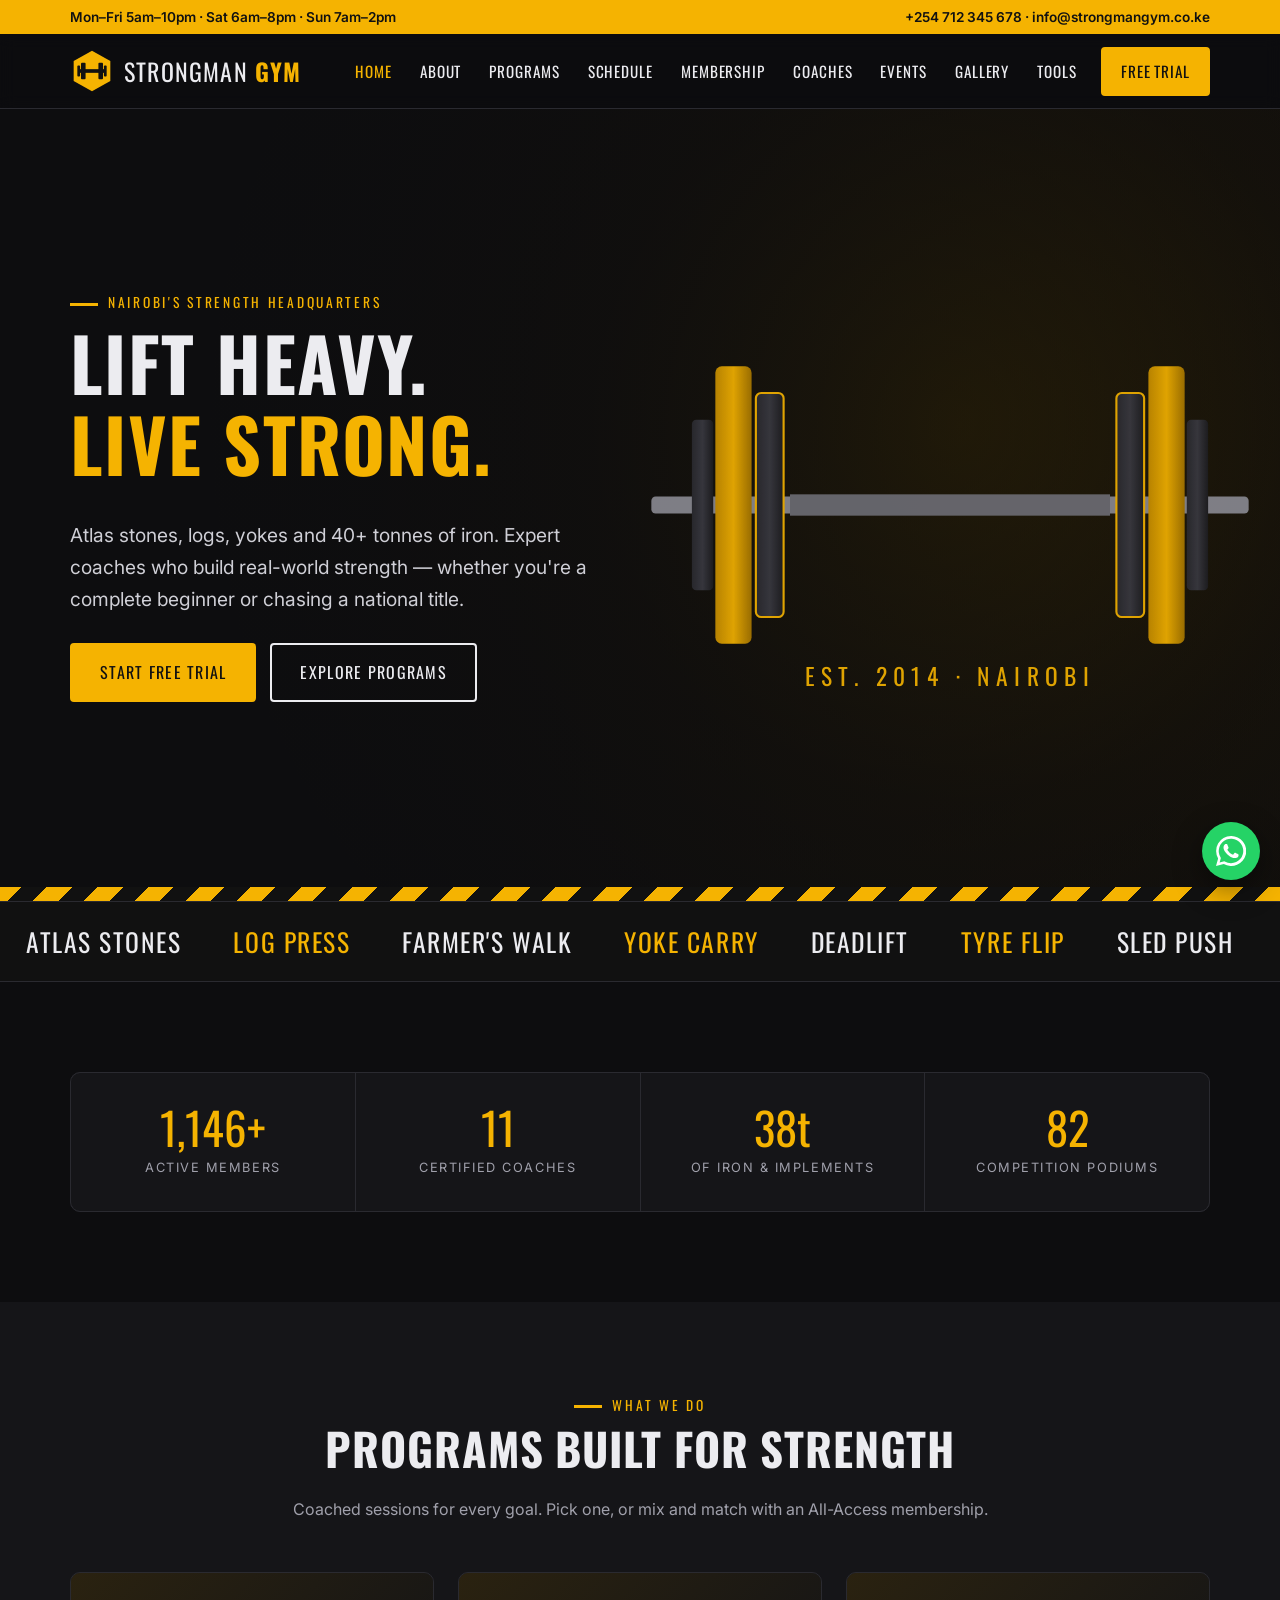
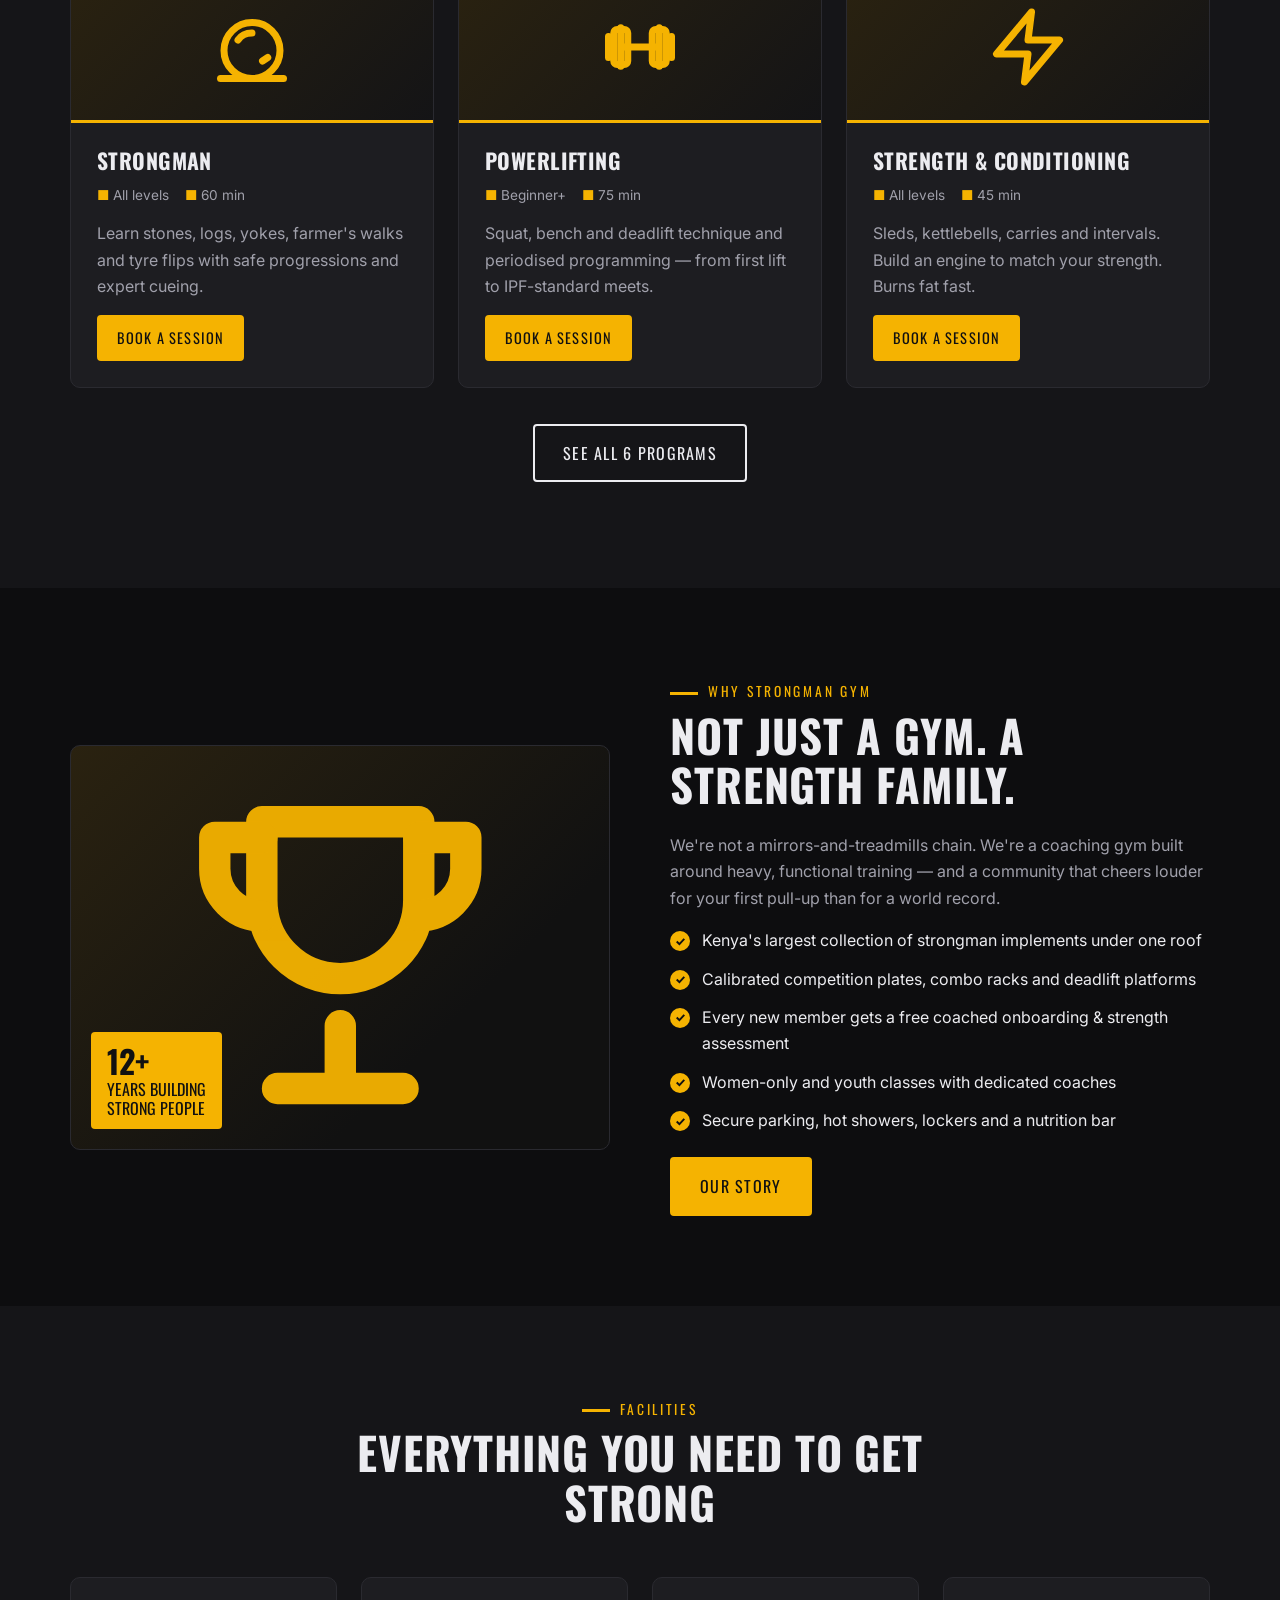
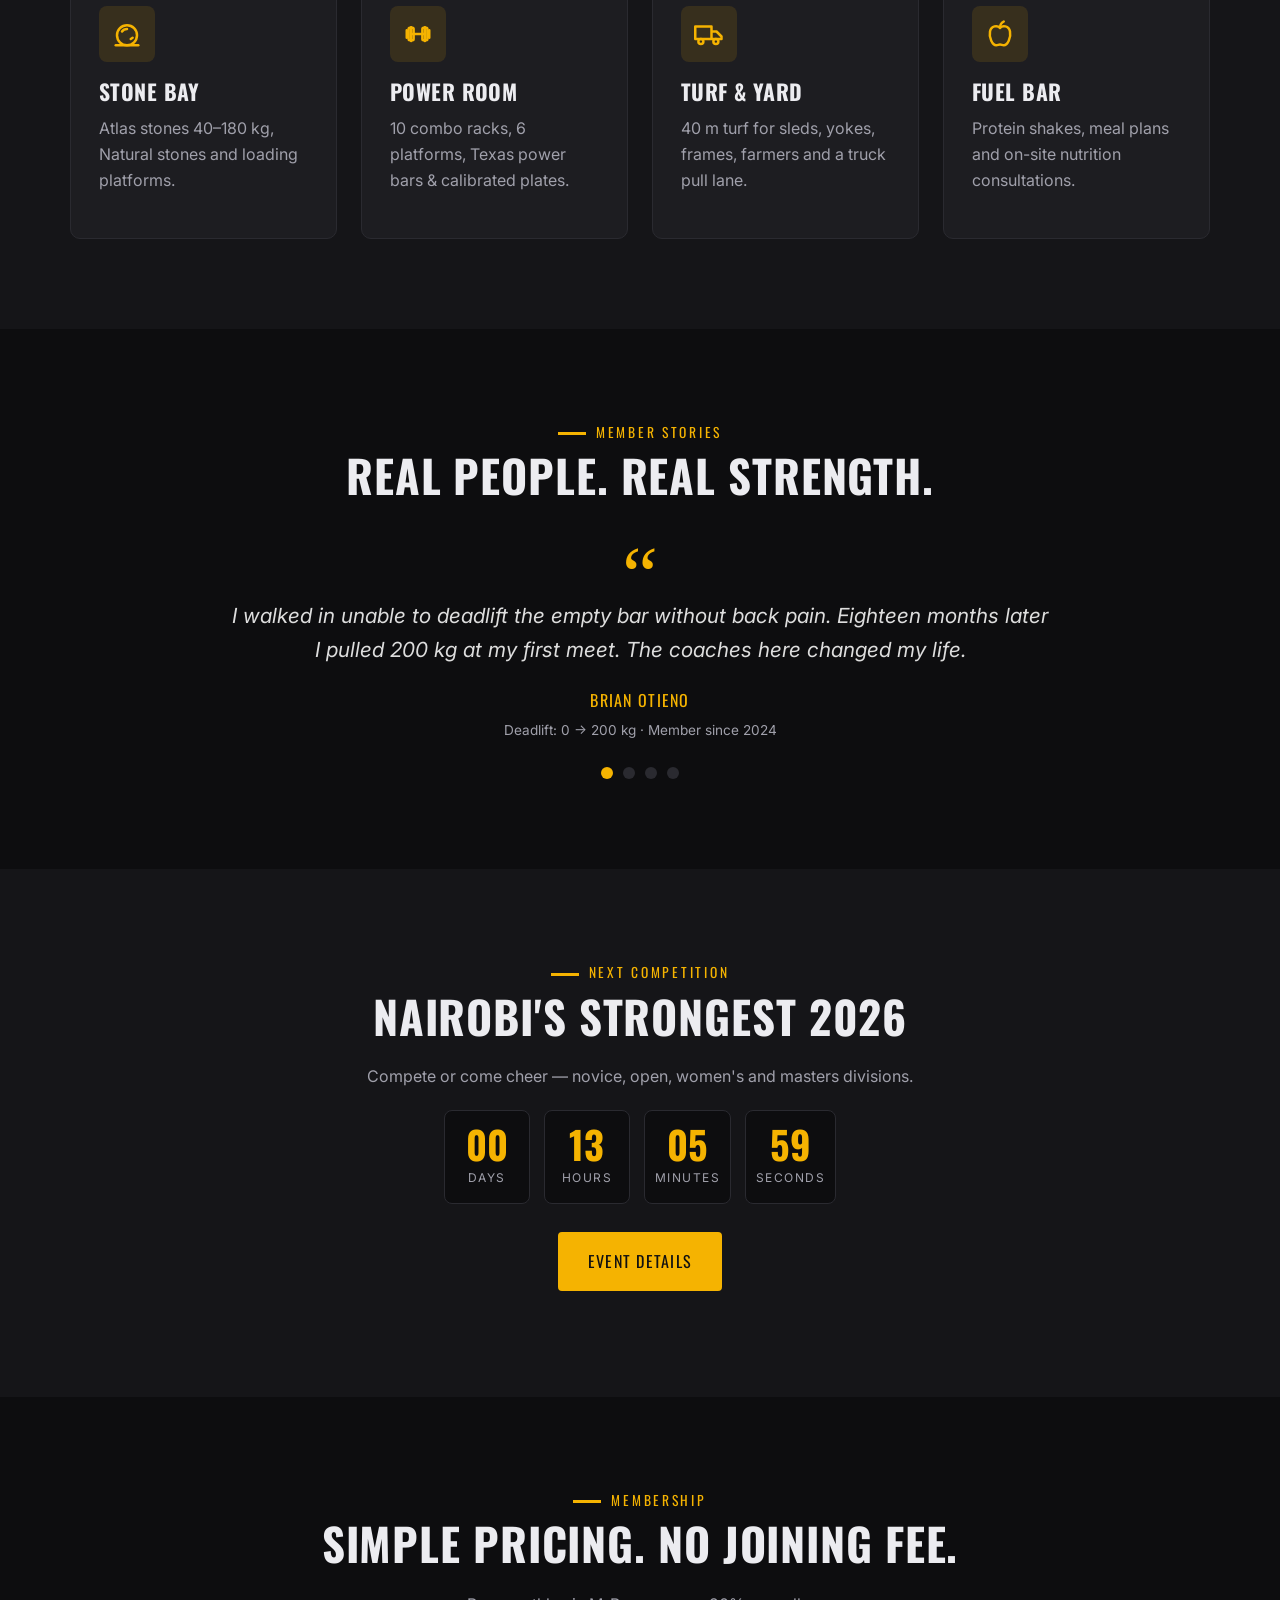
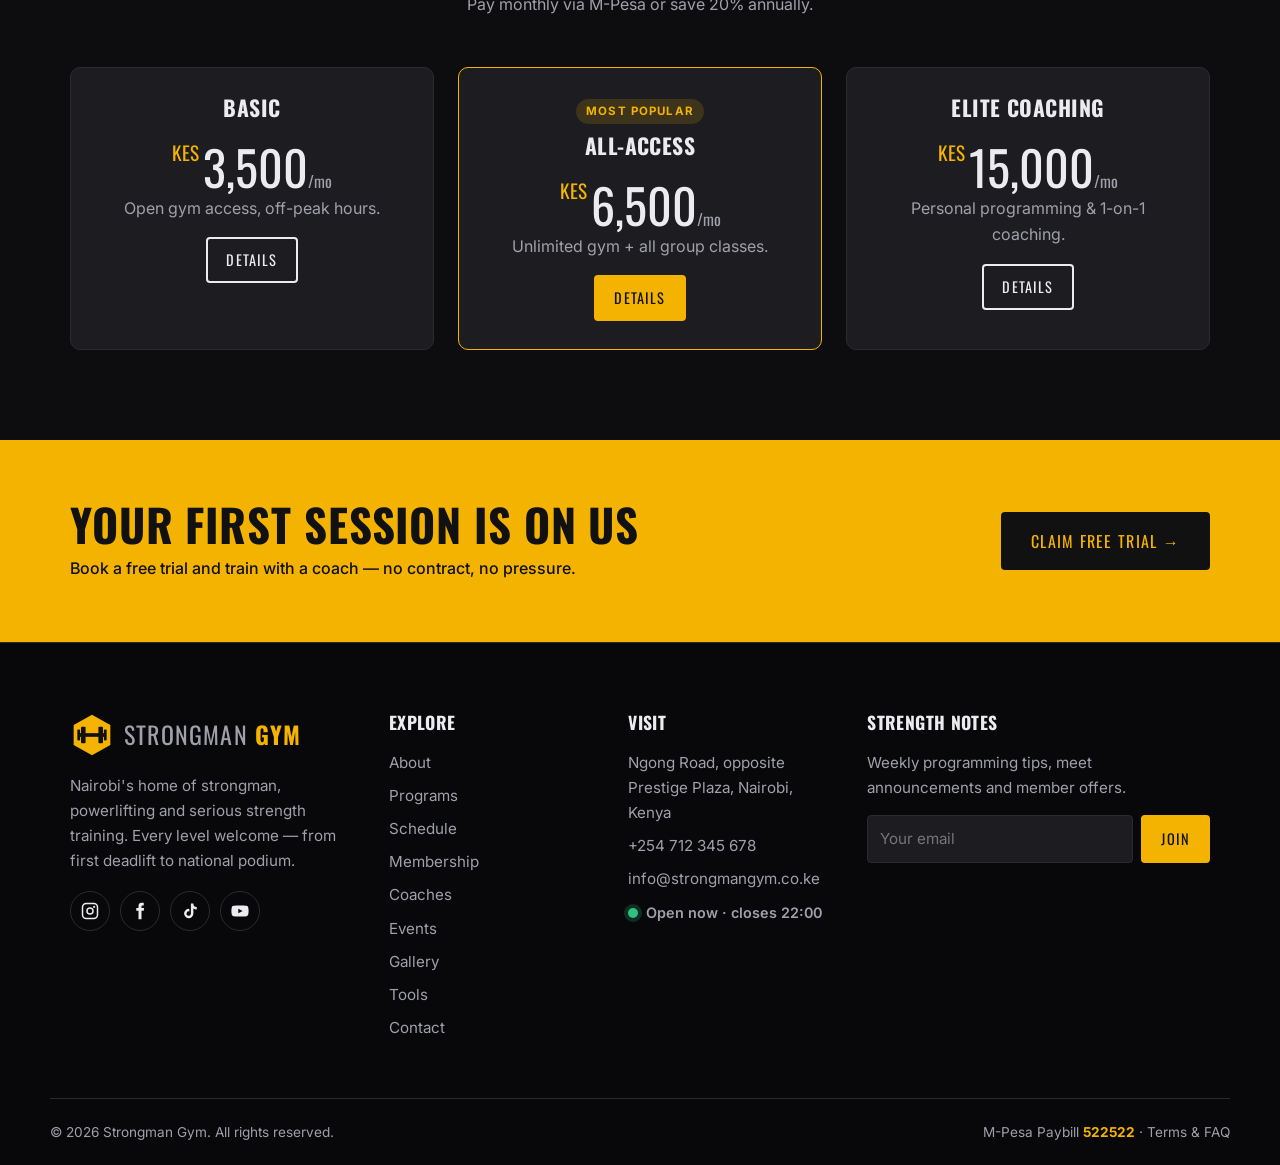
<file: index.html>
<!DOCTYPE html>
<html lang="en">
<head>
<meta charset="UTF-8">
<meta name="viewport" content="width=device-width, initial-scale=1">
<title>Strongman Gym | Lift Heavy. Live Strong. — Nairobi</title>
<meta name="description" content="Strongman Gym, Nairobi: strongman, powerlifting and strength & conditioning coaching for all levels. Book your free trial today.">
<meta name="theme-color" content="#0d0d0f">
<meta property="og:title" content="Strongman Gym | Lift Heavy. Live Strong. — Nairobi">
<meta property="og:description" content="Strongman Gym, Nairobi: strongman, powerlifting and strength & conditioning coaching for all levels. Book your free trial today.">
<link rel="icon" href="images/favicon.svg" type="image/svg+xml">
<link rel="preconnect" href="https://fonts.googleapis.com">
<link rel="preconnect" href="https://fonts.gstatic.com" crossorigin>
<link href="https://fonts.googleapis.com/css2?family=Inter:wght@400;500;600;700&family=Oswald:wght@500;700&display=swap" rel="stylesheet">
<link rel="stylesheet" href="css/style.css">
</head>
<body>
<a class="skip" href="#main">Skip to content</a>
<div class="topbar"><div class="container">
  <span>Mon–Fri 5am–10pm · Sat 6am–8pm · Sun 7am–2pm</span>
  <span><a data-cfg="phone" href="#">+254 712 345 678</a> · <a data-cfg="email" href="#">info@strongmangym.co.ke</a></span>
</div></div>
<header class="header">
  <nav class="container nav" aria-label="Main">
    <a class="logo" href="index.html" aria-label="Strongman Gym home"><svg viewBox="0 0 48 48" aria-hidden="true"><polygon points="24,2 44,13 44,35 24,46 4,35 4,13" fill="#f5b301"/><rect x="9" y="22" width="30" height="4" fill="#111"/><rect x="12" y="15" width="5" height="18" rx="1" fill="#111"/><rect x="31" y="15" width="5" height="18" rx="1" fill="#111"/><rect x="8" y="18" width="3" height="12" rx="1" fill="#111"/><rect x="37" y="18" width="3" height="12" rx="1" fill="#111"/></svg><span>Strongman <b>Gym</b></span></a>
    <button class="menu-toggle" aria-label="Open menu" aria-expanded="false" aria-controls="nav-links"><span></span><span></span><span></span></button>
    <ul class="nav-links" id="nav-links">
      <li><a href="index.html">Home</a></li><li><a href="about.html">About</a></li><li><a href="programs.html">Programs</a></li><li><a href="schedule.html">Schedule</a></li><li><a href="membership.html">Membership</a></li><li><a href="coaches.html">Coaches</a></li><li><a href="events.html">Events</a></li><li><a href="gallery.html">Gallery</a></li><li><a href="tools.html">Tools</a></li>
      <li><a class="btn" href="contact.html#join">Free Trial</a></li>
    </ul>
  </nav>
</header>
<main id="main">
<section class="hero"><div class="container">
  <div class="hero-content">
    <span class="eyebrow">Nairobi's Strength Headquarters</span>
    <h1>Lift Heavy. <span>Live Strong.</span></h1>
    <p class="lead">Atlas stones, logs, yokes and 40+ tonnes of iron. Expert coaches who build real-world strength — whether you're a complete beginner or chasing a national title.</p>
    <div class="hero-actions">
      <a class="btn" href="contact.html#join">Start Free Trial</a>
      <a class="btn ghost" href="programs.html">Explore Programs</a>
    </div>
  </div>
  <svg class="hero-art" viewBox="0 0 600 400" aria-hidden="true">
<defs><linearGradient id="pl" x1="0" x2="1"><stop offset="0" stop-color="#2a2a30"/><stop offset=".5" stop-color="#3a3a42"/><stop offset="1" stop-color="#1d1d21"/></linearGradient>
<linearGradient id="ye" x1="0" x2="1"><stop offset="0" stop-color="#c98f00"/><stop offset=".5" stop-color="#f5b301"/><stop offset="1" stop-color="#a87700"/></linearGradient></defs>
<rect x="20" y="192" width="560" height="16" rx="4" fill="#8a8a93"/>
<rect x="150" y="190" width="300" height="20" fill="#6d6d75"/>
<g><rect x="80" y="70" width="34" height="260" rx="6" fill="url(#ye)"/><rect x="118" y="95" width="26" height="210" rx="5" fill="url(#pl)" stroke="#f5b301" stroke-width="2"/><rect x="58" y="120" width="20" height="160" rx="4" fill="url(#pl)"/></g>
<g><rect x="486" y="70" width="34" height="260" rx="6" fill="url(#ye)"/><rect x="456" y="95" width="26" height="210" rx="5" fill="url(#pl)" stroke="#f5b301" stroke-width="2"/><rect x="522" y="120" width="20" height="160" rx="4" fill="url(#pl)"/></g>
<text x="300" y="370" text-anchor="middle" font-family="Oswald, Impact, sans-serif" font-size="22" fill="#f5b301" letter-spacing="6">EST. 2014 · NAIROBI</text>
</svg>
</div></section>

<div class="marquee" aria-hidden="true"><div class="marquee-track">
<span>Atlas Stones</span><span>Log Press</span><span>Farmer's Walk</span><span>Yoke Carry</span><span>Deadlift</span><span>Tyre Flip</span><span>Sled Push</span><span>Axle Press</span><span>Atlas Stones</span><span>Log Press</span><span>Farmer's Walk</span><span>Yoke Carry</span><span>Deadlift</span><span>Tyre Flip</span><span>Sled Push</span><span>Axle Press</span>
</div></div>

<section class="section"><div class="container">
  <div class="stats">
    <div class="stat"><div class="num" data-count="1200" data-suffix="+">0</div><div class="label">Active Members</div></div>
    <div class="stat"><div class="num" data-count="12">0</div><div class="label">Certified Coaches</div></div>
    <div class="stat"><div class="num" data-count="40" data-suffix="t">0</div><div class="label">Of Iron &amp; Implements</div></div>
    <div class="stat"><div class="num" data-count="86">0</div><div class="label">Competition Podiums</div></div>
  </div>
</div></section>

<section class="section alt"><div class="container">
  <div class="section-head reveal"><span class="eyebrow">What We Do</span><h2>Programs Built For Strength</h2><p>Coached sessions for every goal. Pick one, or mix and match with an All-Access membership.</p></div>
  <div class="grid grid-3">
    <article class="card program reveal"><div class="program-top"><svg viewBox="0 0 24 24" fill="none" stroke="currentColor" stroke-width="2" stroke-linecap="round"><circle cx="12" cy="13" r="8"/><path d="M8 10c1-1.5 2.5-2 4-2M15 16l1.5-1"/><path d="M3 21h18"/></svg></div><div class="program-body">
<h3>Strongman</h3><div class="meta"><span>All levels</span><span>60 min</span></div><p>Learn stones, logs, yokes, farmer's walks and tyre flips with safe progressions and expert cueing.</p>
<a class="btn small" href="contact.html?program=strongman#join">Book a Session</a></div></article>
    <article class="card program reveal"><div class="program-top"><svg viewBox="0 0 24 24" fill="none" stroke="currentColor" stroke-width="2" stroke-linecap="round" stroke-linejoin="round"><path d="M6.5 6.5v11M17.5 6.5v11M3 9v6M21 9v6M6.5 12h11"/><rect x="4.5" y="7" width="4" height="10" rx="1" fill="none"/><rect x="15.5" y="7" width="4" height="10" rx="1"/></svg></div><div class="program-body">
<h3>Powerlifting</h3><div class="meta"><span>Beginner+</span><span>75 min</span></div><p>Squat, bench and deadlift technique and periodised programming — from first lift to IPF-standard meets.</p>
<a class="btn small" href="contact.html?program=powerlifting#join">Book a Session</a></div></article>
    <article class="card program reveal"><div class="program-top"><svg viewBox="0 0 24 24" fill="none" stroke="currentColor" stroke-width="2" stroke-linejoin="round"><path d="M13 2L3 14h9l-1 8 10-12h-9z"/></svg></div><div class="program-body">
<h3>Strength &amp; Conditioning</h3><div class="meta"><span>All levels</span><span>45 min</span></div><p>Sleds, kettlebells, carries and intervals. Build an engine to match your strength. Burns fat fast.</p>
<a class="btn small" href="contact.html?program=conditioning#join">Book a Session</a></div></article>
  </div>
  <p class="center" style="margin-top:36px"><a class="btn ghost" href="programs.html">See All 6 Programs</a></p>
</div></section>

<section class="section"><div class="container split">
  <div class="visual reveal"><svg style="color:#f5b301" viewBox="0 0 24 24" fill="none" stroke="currentColor" stroke-width="2" stroke-linecap="round" stroke-linejoin="round"><path d="M8 21h8M12 17v4M7 4h10v5a5 5 0 0 1-10 0z"/><path d="M17 5h3v2a3 3 0 0 1-3 3M7 5H4v2a3 3 0 0 0 3 3"/></svg><div class="badge"><strong>12+</strong>years building<br>strong people</div></div>
  <div class="reveal">
    <span class="eyebrow">Why Strongman Gym</span>
    <h2>Not Just A Gym. A Strength Family.</h2>
    <p class="muted">We're not a mirrors-and-treadmills chain. We're a coaching gym built around heavy, functional training — and a community that cheers louder for your first pull-up than for a world record.</p>
    <ul class="check-list">
      <li>Kenya's largest collection of strongman implements under one roof</li>
      <li>Calibrated competition plates, combo racks and deadlift platforms</li>
      <li>Every new member gets a free coached onboarding &amp; strength assessment</li>
      <li>Women-only and youth classes with dedicated coaches</li>
      <li>Secure parking, hot showers, lockers and a nutrition bar</li>
    </ul>
    <a class="btn" href="about.html">Our Story</a>
  </div>
</div></section>

<section class="section alt"><div class="container">
  <div class="section-head reveal"><span class="eyebrow">Facilities</span><h2>Everything You Need To Get Strong</h2></div>
  <div class="grid grid-4">
    <div class="card reveal"><div class="icon"><svg viewBox="0 0 24 24" fill="none" stroke="currentColor" stroke-width="2" stroke-linecap="round"><circle cx="12" cy="13" r="8"/><path d="M8 10c1-1.5 2.5-2 4-2M15 16l1.5-1"/><path d="M3 21h18"/></svg></div><h3>Stone Bay</h3><p>Atlas stones 40–180 kg, Natural stones and loading platforms.</p></div>
    <div class="card reveal"><div class="icon"><svg viewBox="0 0 24 24" fill="none" stroke="currentColor" stroke-width="2" stroke-linecap="round" stroke-linejoin="round"><path d="M6.5 6.5v11M17.5 6.5v11M3 9v6M21 9v6M6.5 12h11"/><rect x="4.5" y="7" width="4" height="10" rx="1" fill="none"/><rect x="15.5" y="7" width="4" height="10" rx="1"/></svg></div><h3>Power Room</h3><p>10 combo racks, 6 platforms, Texas power bars &amp; calibrated plates.</p></div>
    <div class="card reveal"><div class="icon"><svg viewBox="0 0 24 24" fill="none" stroke="currentColor" stroke-width="2" stroke-linecap="round" stroke-linejoin="round"><path d="M1 6h13v10H1zM14 10h4l4 4v2h-8"/><circle cx="5.5" cy="18" r="2"/><circle cx="17.5" cy="18" r="2"/></svg></div><h3>Turf &amp; Yard</h3><p>40 m turf for sleds, yokes, frames, farmers and a truck pull lane.</p></div>
    <div class="card reveal"><div class="icon"><svg viewBox="0 0 24 24" fill="none" stroke="currentColor" stroke-width="2" stroke-linecap="round"><path d="M12 7c-2-2-7-2-8 3s2 11 5 11c1.2 0 2-.6 3-.6s1.8.6 3 .6c3 0 6-6 5-11s-6-5-8-3z"/><path d="M12 7c0-2 1-4 3-5"/></svg></div><h3>Fuel Bar</h3><p>Protein shakes, meal plans and on-site nutrition consultations.</p></div>
  </div>
</div></section>

<section class="section"><div class="container">
  <div class="section-head reveal"><span class="eyebrow">Member Stories</span><h2>Real People. Real Strength.</h2></div>
  <div class="testimonials reveal">
    <div class="testimonial"><blockquote>I walked in unable to deadlift the empty bar without back pain. Eighteen months later I pulled 200 kg at my first meet. The coaches here changed my life.</blockquote><cite>Brian Otieno</cite><span class="result">Deadlift: 0 → 200 kg · Member since 2024</span></div>
    <div class="testimonial"><blockquote>The women's strength class is the best thing I've done for my confidence. Nobody judges, everybody lifts, and I finally love the gym.</blockquote><cite>Wanjiru Kamau</cite><span class="result">Lost 14 kg · Squat 100 kg</span></div>
    <div class="testimonial"><blockquote>As a rugby player, the S&amp;C program made me faster and harder to tackle. Our whole club trains here now in the off-season.</blockquote><cite>Kevin Mutua</cite><span class="result">Club rugby, Nairobi</span></div>
    <div class="testimonial"><blockquote>I came for fitness and ended up on the podium at Nairobi's Strongest. The equipment here is world class — you won't find atlas stones like these anywhere else in East Africa.</blockquote><cite>Amina Hassan</cite><span class="result">2nd place, Women's U73 kg</span></div>
    <div class="dots"></div>
  </div>
</div></section>

<section class="section alt"><div class="container center">
  <span class="eyebrow">Next Competition</span>
  <h2 data-event-name>Nairobi's Strongest 2026</h2>
  <p class="muted">Compete or come cheer — novice, open, women's and masters divisions.</p>
  <div class="countdown" data-countdown>
    <div><b data-days>00</b><span>Days</span></div><div><b data-hours>00</b><span>Hours</span></div>
    <div><b data-mins>00</b><span>Minutes</span></div><div><b data-secs>00</b><span>Seconds</span></div>
  </div>
  <p style="margin-top:28px"><a class="btn" href="events.html">Event Details</a></p>
</div></section>

<section class="section"><div class="container">
  <div class="section-head reveal"><span class="eyebrow">Membership</span><h2>Simple Pricing. No Joining Fee.</h2><p>Pay monthly via M-Pesa or save 20% annually.</p></div>
  <div class="grid grid-3">
    <div class="card center reveal"><h3>Basic</h3><div class="plan" style="padding:0"><div class="price"><span class="cur">KES</span>3,500<small>/mo</small></div></div><p>Open gym access, off-peak hours.</p><a class="btn ghost small" href="membership.html">Details</a></div>
    <div class="card center reveal" style="border-color:var(--primary)"><span class="tag">Most popular</span><h3>All-Access</h3><div class="plan" style="padding:0"><div class="price"><span class="cur">KES</span>6,500<small>/mo</small></div></div><p>Unlimited gym + all group classes.</p><a class="btn small" href="membership.html">Details</a></div>
    <div class="card center reveal"><h3>Elite Coaching</h3><div class="plan" style="padding:0"><div class="price"><span class="cur">KES</span>15,000<small>/mo</small></div></div><p>Personal programming &amp; 1-on-1 coaching.</p><a class="btn ghost small" href="membership.html">Details</a></div>
  </div>
</div></section>
<section class="cta-band"><div class="container">
  <div><h2>Your first session is on us</h2><p>Book a free trial and train with a coach — no contract, no pressure.</p></div>
  <a class="btn" href="contact.html#join">Claim Free Trial →</a>
</div></section>
</main>
<footer class="footer">
  <div class="container footer-grid">
    <div>
      <a class="logo" href="index.html"><svg viewBox="0 0 48 48" aria-hidden="true"><polygon points="24,2 44,13 44,35 24,46 4,35 4,13" fill="#f5b301"/><rect x="9" y="22" width="30" height="4" fill="#111"/><rect x="12" y="15" width="5" height="18" rx="1" fill="#111"/><rect x="31" y="15" width="5" height="18" rx="1" fill="#111"/><rect x="8" y="18" width="3" height="12" rx="1" fill="#111"/><rect x="37" y="18" width="3" height="12" rx="1" fill="#111"/></svg><span>Strongman <b>Gym</b></span></a>
      <p style="margin-top:16px">Nairobi's home of strongman, powerlifting and serious strength training. Every level welcome — from first deadlift to national podium.</p>
      <div class="socials"><a data-cfg="social.instagram" href="#" aria-label="Instagram" target="_blank" rel="noopener"><svg viewBox="0 0 24 24" fill="none" stroke="currentColor" stroke-width="2"><rect x="2" y="2" width="20" height="20" rx="5"/><circle cx="12" cy="12" r="4"/><circle cx="17.5" cy="6.5" r=".5" fill="currentColor"/></svg></a><a data-cfg="social.facebook" href="#" aria-label="Facebook" target="_blank" rel="noopener"><svg viewBox="0 0 24 24" fill="currentColor"><path d="M14 8V6c0-1 .5-1.5 1.5-1.5H17V1h-3c-3 0-4 2-4 4.5V8H7v3.5h3V23h4V11.5h3l.5-3.5z"/></svg></a><a data-cfg="social.tiktok" href="#" aria-label="Tiktok" target="_blank" rel="noopener"><svg viewBox="0 0 24 24" fill="currentColor"><path d="M16.5 2h-3.3v13.4a2.9 2.9 0 1 1-2.1-2.8V9.2a6.2 6.2 0 1 0 5.4 6.2V8.6a7.6 7.6 0 0 0 4.5 1.4V6.7a4.5 4.5 0 0 1-4.5-4.7z"/></svg></a><a data-cfg="social.youtube" href="#" aria-label="Youtube" target="_blank" rel="noopener"><svg viewBox="0 0 24 24" fill="currentColor"><path d="M23 7.2a3 3 0 0 0-2.1-2.1C19 4.6 12 4.6 12 4.6s-7 0-8.9.5A3 3 0 0 0 1 7.2 31 31 0 0 0 .5 12 31 31 0 0 0 1 16.8a3 3 0 0 0 2.1 2.1c1.9.5 8.9.5 8.9.5s7 0 8.9-.5a3 3 0 0 0 2.1-2.1 31 31 0 0 0 .5-4.8 31 31 0 0 0-.5-4.8zM9.7 15.1V8.9l5.8 3.1z"/></svg></a></div>
    </div>
    <div>
      <h4>Explore</h4>
      <ul><li><a href="about.html">About</a></li><li><a href="programs.html">Programs</a></li><li><a href="schedule.html">Schedule</a></li><li><a href="membership.html">Membership</a></li><li><a href="coaches.html">Coaches</a></li><li><a href="events.html">Events</a></li><li><a href="gallery.html">Gallery</a></li><li><a href="tools.html">Tools</a></li><li><a href="contact.html">Contact</a></li></ul>
    </div>
    <div>
      <h4>Visit</h4>
      <ul>
        <li data-cfg="address">Ngong Road, Nairobi</li>
        <li><a data-cfg="phone" href="#">+254 712 345 678</a></li>
        <li><a data-cfg="email" href="#">info@strongmangym.co.ke</a></li>
        <li><span class="open-now" data-open-status>Open now</span></li>
      </ul>
    </div>
    <div>
      <h4>Strength Notes</h4>
      <p>Weekly programming tips, meet announcements and member offers.</p>
      <form class="newsletter" novalidate><label class="skip" for="nl-index">Email</label><input id="nl-index" type="email" placeholder="Your email" required><button class="btn small" type="submit">Join</button></form>
      <div class="msg" role="status"></div>
    </div>
  </div>
  <div class="container footer-bottom">
    <span>© <span class="year">2026</span> Strongman Gym. All rights reserved.</span>
    <span>M-Pesa Paybill <b class="yellow" data-cfg="mpesaPaybill">522522</b> · <a href="membership.html#faq">Terms &amp; FAQ</a></span>
  </div>
</footer>
<a class="whatsapp" data-wa href="#" target="_blank" rel="noopener" aria-label="Chat with us on WhatsApp"><svg viewBox="0 0 24 24" fill="currentColor"><path d="M17.5 14.4c-.3-.1-1.8-.9-2-1-.3-.1-.5-.1-.7.1-.2.3-.8 1-.9 1.2-.2.2-.3.2-.6.1-.3-.1-1.3-.5-2.4-1.5-.9-.8-1.5-1.8-1.7-2.1-.2-.3 0-.5.1-.6l.4-.5.3-.5c.1-.2 0-.4 0-.5l-.9-2.2c-.2-.6-.5-.5-.7-.5h-.6c-.2 0-.5.1-.8.4-.3.3-1 1-1 2.5s1.1 2.9 1.2 3.1c.1.2 2.1 3.2 5.1 4.5.7.3 1.3.5 1.7.6.7.2 1.4.2 1.9.1.6-.1 1.8-.7 2-1.4.2-.7.2-1.3.2-1.4-.1-.1-.3-.2-.6-.3zM12 21.8a9.8 9.8 0 0 1-5-1.4l-.4-.2-3.7 1 1-3.6-.2-.4A9.8 9.8 0 1 1 12 21.8zM12 0a12 12 0 0 0-10.3 18L0 24l6.2-1.6A12 12 0 1 0 12 0z"/></svg></a>
<button class="to-top" aria-label="Back to top">↑</button>
<script src="js/config.js"></script>
<script src="js/main.js"></script>
</body>
</html>
</file>
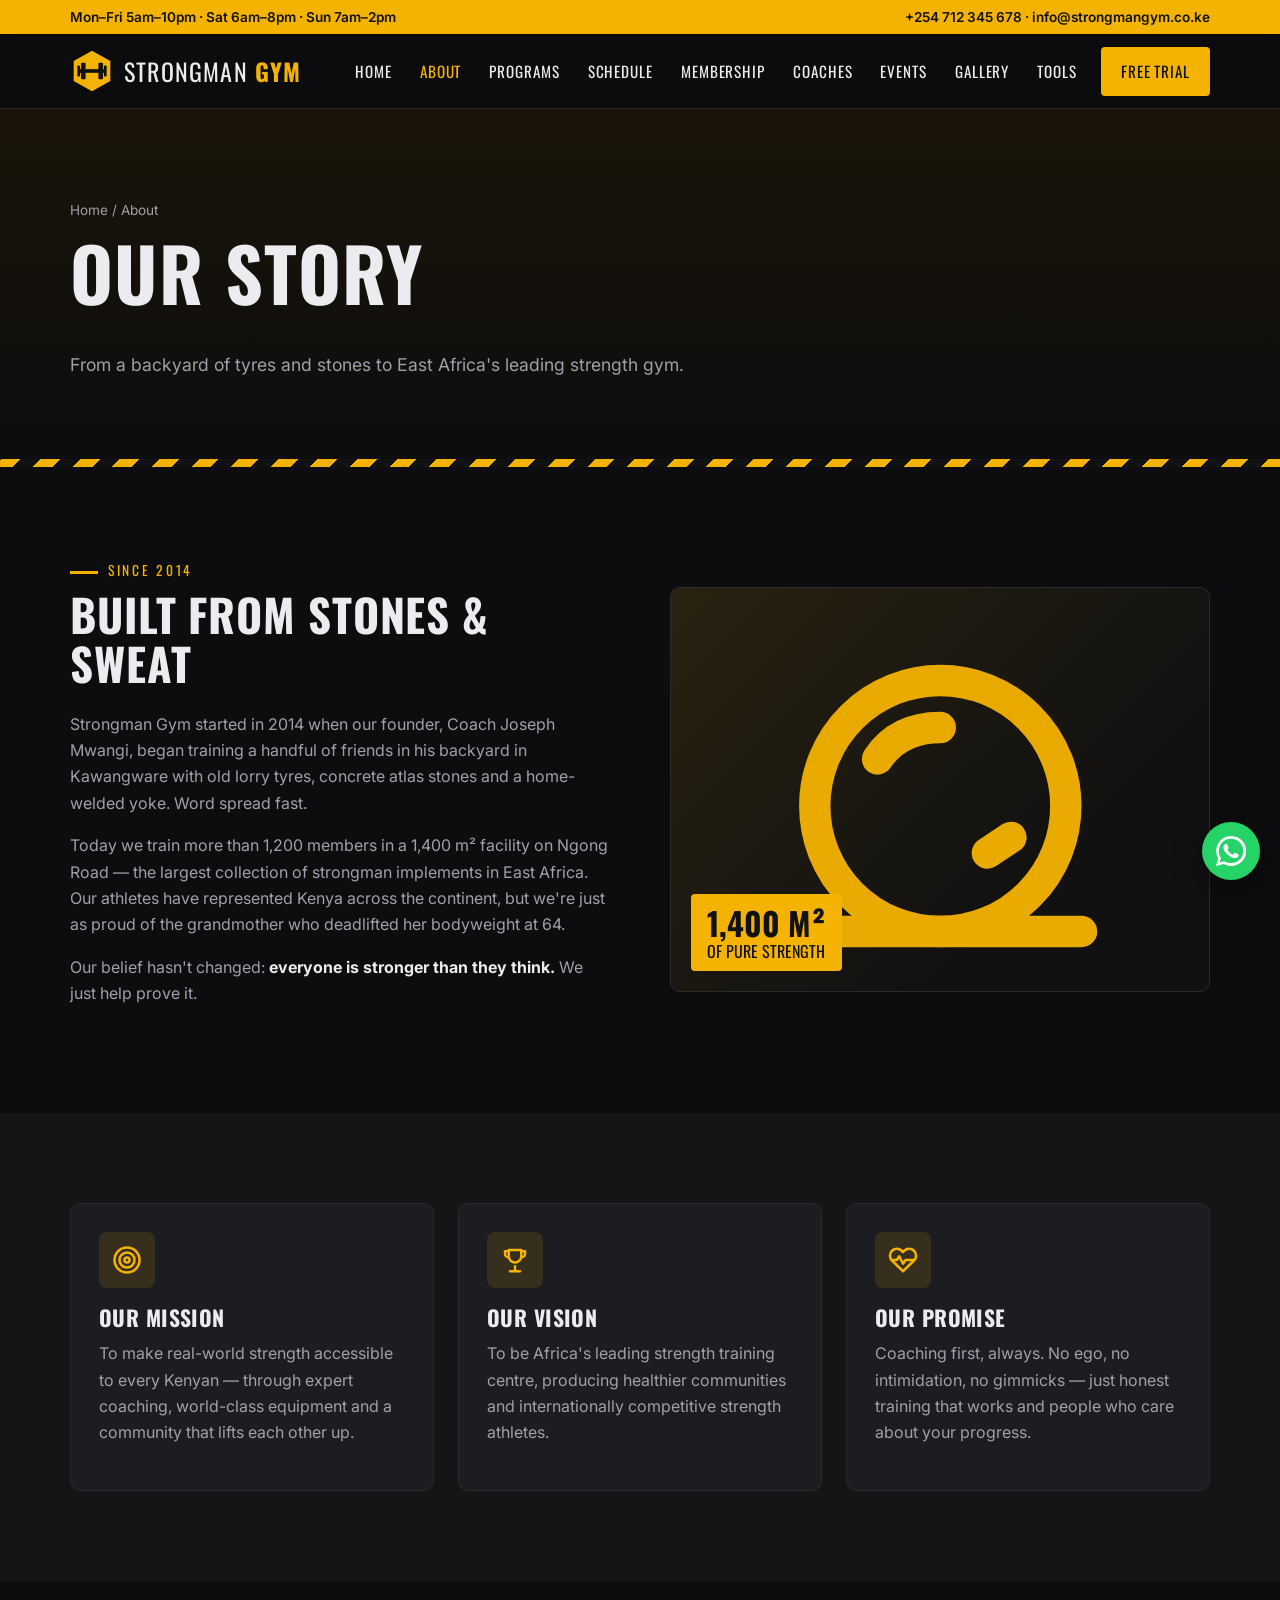
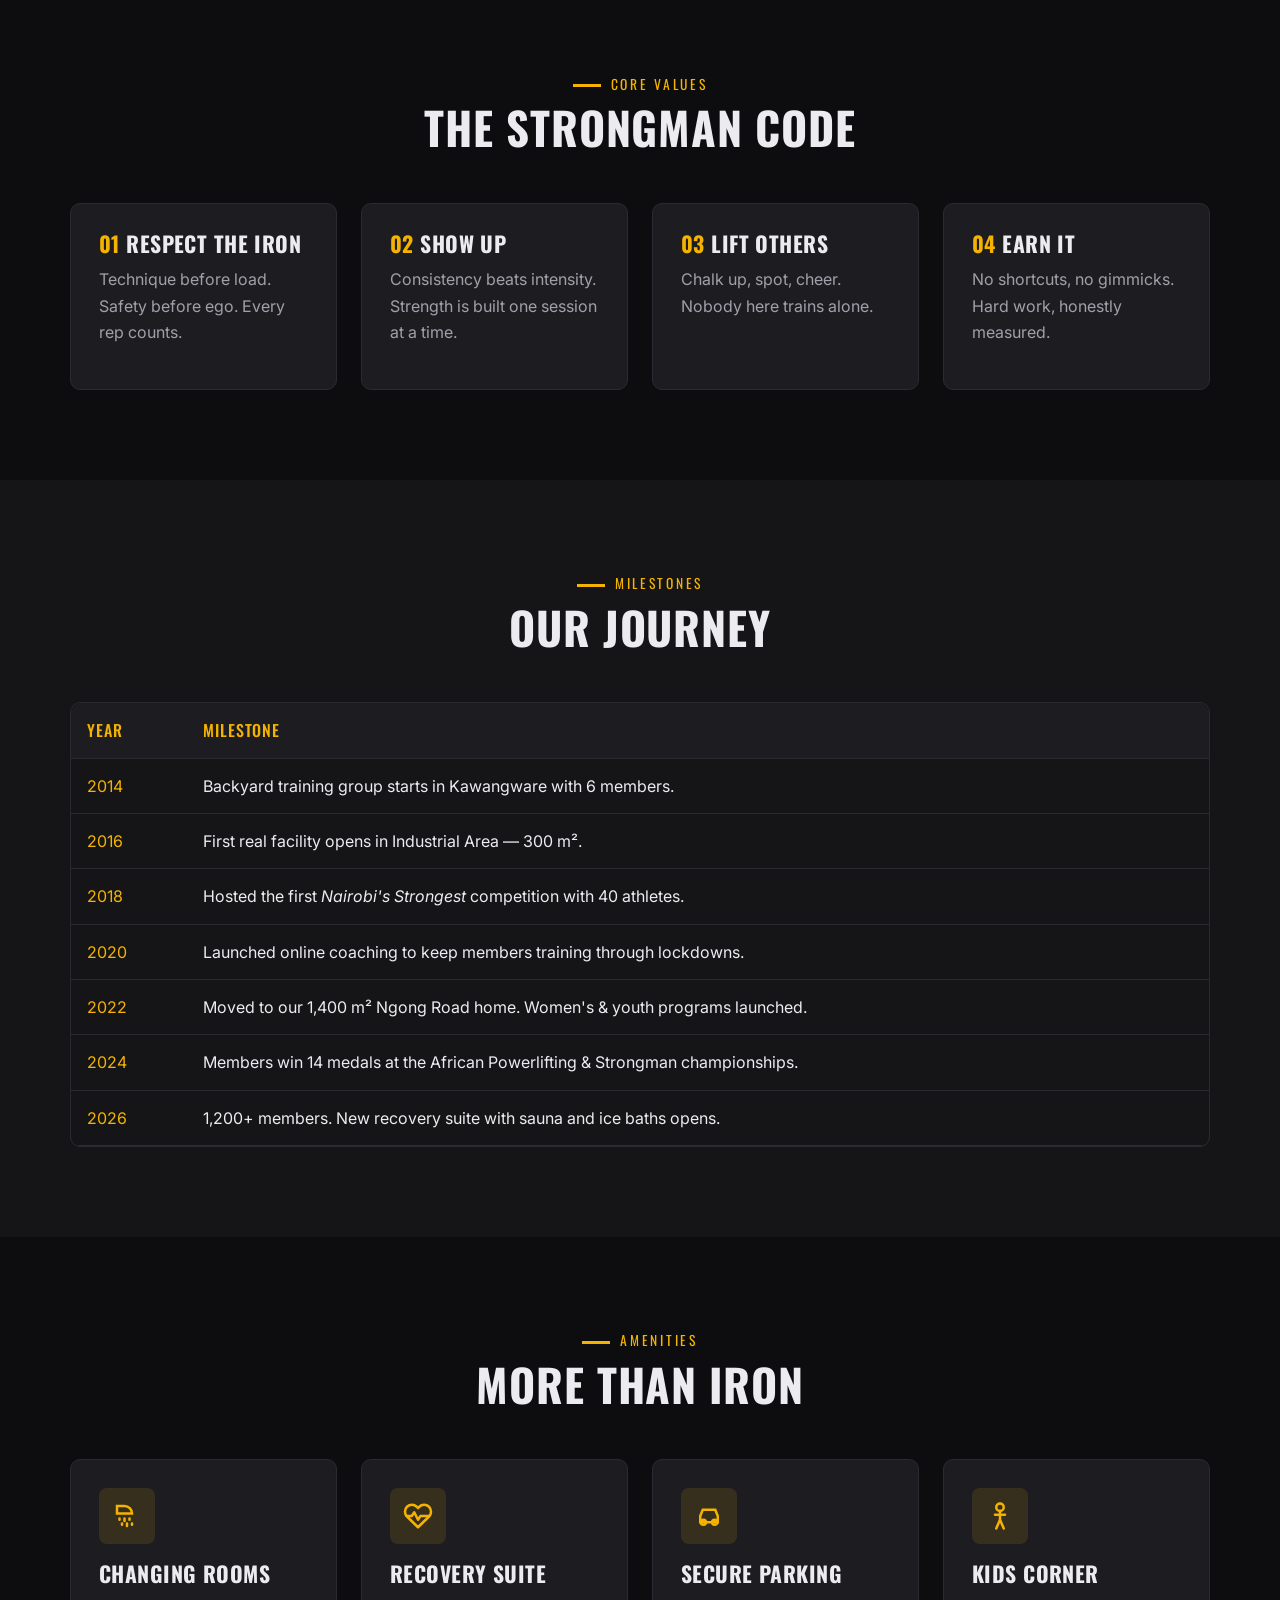
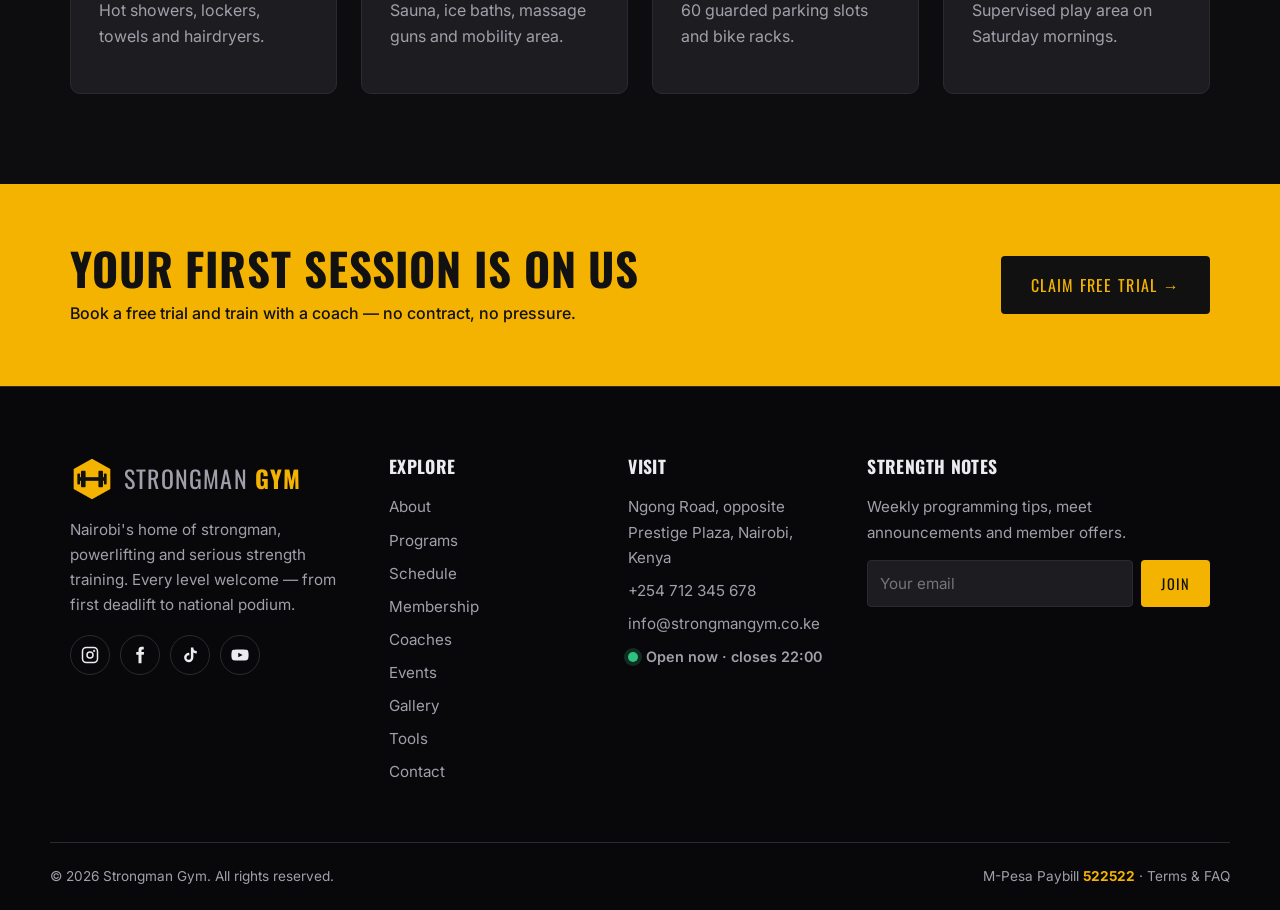
<file: about.html>
<!DOCTYPE html>
<html lang="en">
<head>
<meta charset="UTF-8">
<meta name="viewport" content="width=device-width, initial-scale=1">
<title>About Us | Strongman Gym Nairobi</title>
<meta name="description" content="The story, mission and values of Strongman Gym — Nairobi's home of strongman and powerlifting since 2014.">
<meta name="theme-color" content="#0d0d0f">
<meta property="og:title" content="About Us | Strongman Gym Nairobi">
<meta property="og:description" content="The story, mission and values of Strongman Gym — Nairobi's home of strongman and powerlifting since 2014.">
<link rel="icon" href="images/favicon.svg" type="image/svg+xml">
<link rel="preconnect" href="https://fonts.googleapis.com">
<link rel="preconnect" href="https://fonts.gstatic.com" crossorigin>
<link href="https://fonts.googleapis.com/css2?family=Inter:wght@400;500;600;700&family=Oswald:wght@500;700&display=swap" rel="stylesheet">
<link rel="stylesheet" href="css/style.css">
</head>
<body>
<a class="skip" href="#main">Skip to content</a>
<div class="topbar"><div class="container">
  <span>Mon–Fri 5am–10pm · Sat 6am–8pm · Sun 7am–2pm</span>
  <span><a data-cfg="phone" href="#">+254 712 345 678</a> · <a data-cfg="email" href="#">info@strongmangym.co.ke</a></span>
</div></div>
<header class="header">
  <nav class="container nav" aria-label="Main">
    <a class="logo" href="index.html" aria-label="Strongman Gym home"><svg viewBox="0 0 48 48" aria-hidden="true"><polygon points="24,2 44,13 44,35 24,46 4,35 4,13" fill="#f5b301"/><rect x="9" y="22" width="30" height="4" fill="#111"/><rect x="12" y="15" width="5" height="18" rx="1" fill="#111"/><rect x="31" y="15" width="5" height="18" rx="1" fill="#111"/><rect x="8" y="18" width="3" height="12" rx="1" fill="#111"/><rect x="37" y="18" width="3" height="12" rx="1" fill="#111"/></svg><span>Strongman <b>Gym</b></span></a>
    <button class="menu-toggle" aria-label="Open menu" aria-expanded="false" aria-controls="nav-links"><span></span><span></span><span></span></button>
    <ul class="nav-links" id="nav-links">
      <li><a href="index.html">Home</a></li><li><a href="about.html">About</a></li><li><a href="programs.html">Programs</a></li><li><a href="schedule.html">Schedule</a></li><li><a href="membership.html">Membership</a></li><li><a href="coaches.html">Coaches</a></li><li><a href="events.html">Events</a></li><li><a href="gallery.html">Gallery</a></li><li><a href="tools.html">Tools</a></li>
      <li><a class="btn" href="contact.html#join">Free Trial</a></li>
    </ul>
  </nav>
</header>
<main id="main">
<section class="page-hero"><div class="container">
  <div class="breadcrumb"><a href="index.html">Home</a> / About</div>
  <h1>Our Story</h1>
  <p>From a backyard of tyres and stones to East Africa's leading strength gym.</p>
</div></section>
<section class="section"><div class="container split">
  <div class="reveal">
    <span class="eyebrow">Since 2014</span>
    <h2>Built From Stones &amp; Sweat</h2>
    <p class="muted">Strongman Gym started in 2014 when our founder, Coach Joseph Mwangi, began training a handful of friends in his backyard in Kawangware with old lorry tyres, concrete atlas stones and a home-welded yoke. Word spread fast.</p>
    <p class="muted">Today we train more than 1,200 members in a 1,400 m² facility on Ngong Road — the largest collection of strongman implements in East Africa. Our athletes have represented Kenya across the continent, but we're just as proud of the grandmother who deadlifted her bodyweight at 64.</p>
    <p class="muted">Our belief hasn't changed: <strong style="color:var(--text)">everyone is stronger than they think.</strong> We just help prove it.</p>
  </div>
  <div class="visual reveal"><svg style="color:#f5b301" viewBox="0 0 24 24" fill="none" stroke="currentColor" stroke-width="2" stroke-linecap="round"><circle cx="12" cy="13" r="8"/><path d="M8 10c1-1.5 2.5-2 4-2M15 16l1.5-1"/><path d="M3 21h18"/></svg><div class="badge"><strong>1,400 m²</strong>of pure strength</div></div>
</div></section>

<section class="section alt"><div class="container">
  <div class="grid grid-3">
    <div class="card reveal"><div class="icon"><svg viewBox="0 0 24 24" fill="none" stroke="currentColor" stroke-width="2"><circle cx="12" cy="12" r="10"/><circle cx="12" cy="12" r="6"/><circle cx="12" cy="12" r="2"/></svg></div><h3>Our Mission</h3><p>To make real-world strength accessible to every Kenyan — through expert coaching, world-class equipment and a community that lifts each other up.</p></div>
    <div class="card reveal"><div class="icon"><svg viewBox="0 0 24 24" fill="none" stroke="currentColor" stroke-width="2" stroke-linecap="round" stroke-linejoin="round"><path d="M8 21h8M12 17v4M7 4h10v5a5 5 0 0 1-10 0z"/><path d="M17 5h3v2a3 3 0 0 1-3 3M7 5H4v2a3 3 0 0 0 3 3"/></svg></div><h3>Our Vision</h3><p>To be Africa's leading strength training centre, producing healthier communities and internationally competitive strength athletes.</p></div>
    <div class="card reveal"><div class="icon"><svg viewBox="0 0 24 24" fill="none" stroke="currentColor" stroke-width="2" stroke-linecap="round" stroke-linejoin="round"><path d="M20.8 4.6a5.5 5.5 0 0 0-7.8 0L12 5.7l-1-1.1a5.5 5.5 0 0 0-7.8 7.8L12 21l8.8-8.6a5.5 5.5 0 0 0 0-7.8z"/><path d="M3 12h4l2-3 3 6 2-3h7"/></svg></div><h3>Our Promise</h3><p>Coaching first, always. No ego, no intimidation, no gimmicks — just honest training that works and people who care about your progress.</p></div>
  </div>
</div></section>

<section class="section"><div class="container">
  <div class="section-head reveal"><span class="eyebrow">Core Values</span><h2>The Strongman Code</h2></div>
  <div class="grid grid-4">
    <div class="card reveal"><h3><span class="yellow">01</span> Respect The Iron</h3><p>Technique before load. Safety before ego. Every rep counts.</p></div>
    <div class="card reveal"><h3><span class="yellow">02</span> Show Up</h3><p>Consistency beats intensity. Strength is built one session at a time.</p></div>
    <div class="card reveal"><h3><span class="yellow">03</span> Lift Others</h3><p>Chalk up, spot, cheer. Nobody here trains alone.</p></div>
    <div class="card reveal"><h3><span class="yellow">04</span> Earn It</h3><p>No shortcuts, no gimmicks. Hard work, honestly measured.</p></div>
  </div>
</div></section>

<section class="section alt"><div class="container">
  <div class="section-head reveal"><span class="eyebrow">Milestones</span><h2>Our Journey</h2></div>
  <div class="table-wrap reveal"><table>
    <thead><tr><th>Year</th><th>Milestone</th></tr></thead>
    <tbody>
      <tr><td class="yellow">2014</td><td>Backyard training group starts in Kawangware with 6 members.</td></tr>
      <tr><td class="yellow">2016</td><td>First real facility opens in Industrial Area — 300 m².</td></tr>
      <tr><td class="yellow">2018</td><td>Hosted the first <em>Nairobi's Strongest</em> competition with 40 athletes.</td></tr>
      <tr><td class="yellow">2020</td><td>Launched online coaching to keep members training through lockdowns.</td></tr>
      <tr><td class="yellow">2022</td><td>Moved to our 1,400 m² Ngong Road home. Women's &amp; youth programs launched.</td></tr>
      <tr><td class="yellow">2024</td><td>Members win 14 medals at the African Powerlifting &amp; Strongman championships.</td></tr>
      <tr><td class="yellow">2026</td><td>1,200+ members. New recovery suite with sauna and ice baths opens.</td></tr>
    </tbody>
  </table></div>
</div></section>

<section class="section"><div class="container">
  <div class="section-head reveal"><span class="eyebrow">Amenities</span><h2>More Than Iron</h2></div>
  <div class="grid grid-4">
    <div class="card reveal"><div class="icon"><svg viewBox="0 0 24 24" fill="none" stroke="currentColor" stroke-width="2" stroke-linecap="round"><path d="M4 4h6a6 6 0 0 1 6 6H4zM6 14v1M10 14v2M14 14v1M8 18v1M12 18v2M16 18v1"/></svg></div><h3>Changing Rooms</h3><p>Hot showers, lockers, towels and hairdryers.</p></div>
    <div class="card reveal"><div class="icon"><svg viewBox="0 0 24 24" fill="none" stroke="currentColor" stroke-width="2" stroke-linecap="round" stroke-linejoin="round"><path d="M20.8 4.6a5.5 5.5 0 0 0-7.8 0L12 5.7l-1-1.1a5.5 5.5 0 0 0-7.8 7.8L12 21l8.8-8.6a5.5 5.5 0 0 0 0-7.8z"/><path d="M3 12h4l2-3 3 6 2-3h7"/></svg></div><h3>Recovery Suite</h3><p>Sauna, ice baths, massage guns and mobility area.</p></div>
    <div class="card reveal"><div class="icon"><svg viewBox="0 0 24 24" fill="none" stroke="currentColor" stroke-width="2" stroke-linecap="round"><path d="M5 17h14v-5l-2-5H7l-2 5z"/><circle cx="7.5" cy="17" r="2"/><circle cx="16.5" cy="17" r="2"/></svg></div><h3>Secure Parking</h3><p>60 guarded parking slots and bike racks.</p></div>
    <div class="card reveal"><div class="icon"><svg viewBox="0 0 24 24" fill="none" stroke="currentColor" stroke-width="2" stroke-linecap="round"><circle cx="12" cy="5" r="3"/><path d="M12 8v7M8 11h8M9 22l3-7 3 7"/></svg></div><h3>Kids Corner</h3><p>Supervised play area on Saturday mornings.</p></div>
  </div>
</div></section>
<section class="cta-band"><div class="container">
  <div><h2>Your first session is on us</h2><p>Book a free trial and train with a coach — no contract, no pressure.</p></div>
  <a class="btn" href="contact.html#join">Claim Free Trial →</a>
</div></section>
</main>
<footer class="footer">
  <div class="container footer-grid">
    <div>
      <a class="logo" href="index.html"><svg viewBox="0 0 48 48" aria-hidden="true"><polygon points="24,2 44,13 44,35 24,46 4,35 4,13" fill="#f5b301"/><rect x="9" y="22" width="30" height="4" fill="#111"/><rect x="12" y="15" width="5" height="18" rx="1" fill="#111"/><rect x="31" y="15" width="5" height="18" rx="1" fill="#111"/><rect x="8" y="18" width="3" height="12" rx="1" fill="#111"/><rect x="37" y="18" width="3" height="12" rx="1" fill="#111"/></svg><span>Strongman <b>Gym</b></span></a>
      <p style="margin-top:16px">Nairobi's home of strongman, powerlifting and serious strength training. Every level welcome — from first deadlift to national podium.</p>
      <div class="socials"><a data-cfg="social.instagram" href="#" aria-label="Instagram" target="_blank" rel="noopener"><svg viewBox="0 0 24 24" fill="none" stroke="currentColor" stroke-width="2"><rect x="2" y="2" width="20" height="20" rx="5"/><circle cx="12" cy="12" r="4"/><circle cx="17.5" cy="6.5" r=".5" fill="currentColor"/></svg></a><a data-cfg="social.facebook" href="#" aria-label="Facebook" target="_blank" rel="noopener"><svg viewBox="0 0 24 24" fill="currentColor"><path d="M14 8V6c0-1 .5-1.5 1.5-1.5H17V1h-3c-3 0-4 2-4 4.5V8H7v3.5h3V23h4V11.5h3l.5-3.5z"/></svg></a><a data-cfg="social.tiktok" href="#" aria-label="Tiktok" target="_blank" rel="noopener"><svg viewBox="0 0 24 24" fill="currentColor"><path d="M16.5 2h-3.3v13.4a2.9 2.9 0 1 1-2.1-2.8V9.2a6.2 6.2 0 1 0 5.4 6.2V8.6a7.6 7.6 0 0 0 4.5 1.4V6.7a4.5 4.5 0 0 1-4.5-4.7z"/></svg></a><a data-cfg="social.youtube" href="#" aria-label="Youtube" target="_blank" rel="noopener"><svg viewBox="0 0 24 24" fill="currentColor"><path d="M23 7.2a3 3 0 0 0-2.1-2.1C19 4.6 12 4.6 12 4.6s-7 0-8.9.5A3 3 0 0 0 1 7.2 31 31 0 0 0 .5 12 31 31 0 0 0 1 16.8a3 3 0 0 0 2.1 2.1c1.9.5 8.9.5 8.9.5s7 0 8.9-.5a3 3 0 0 0 2.1-2.1 31 31 0 0 0 .5-4.8 31 31 0 0 0-.5-4.8zM9.7 15.1V8.9l5.8 3.1z"/></svg></a></div>
    </div>
    <div>
      <h4>Explore</h4>
      <ul><li><a href="about.html">About</a></li><li><a href="programs.html">Programs</a></li><li><a href="schedule.html">Schedule</a></li><li><a href="membership.html">Membership</a></li><li><a href="coaches.html">Coaches</a></li><li><a href="events.html">Events</a></li><li><a href="gallery.html">Gallery</a></li><li><a href="tools.html">Tools</a></li><li><a href="contact.html">Contact</a></li></ul>
    </div>
    <div>
      <h4>Visit</h4>
      <ul>
        <li data-cfg="address">Ngong Road, Nairobi</li>
        <li><a data-cfg="phone" href="#">+254 712 345 678</a></li>
        <li><a data-cfg="email" href="#">info@strongmangym.co.ke</a></li>
        <li><span class="open-now" data-open-status>Open now</span></li>
      </ul>
    </div>
    <div>
      <h4>Strength Notes</h4>
      <p>Weekly programming tips, meet announcements and member offers.</p>
      <form class="newsletter" novalidate><label class="skip" for="nl-about">Email</label><input id="nl-about" type="email" placeholder="Your email" required><button class="btn small" type="submit">Join</button></form>
      <div class="msg" role="status"></div>
    </div>
  </div>
  <div class="container footer-bottom">
    <span>© <span class="year">2026</span> Strongman Gym. All rights reserved.</span>
    <span>M-Pesa Paybill <b class="yellow" data-cfg="mpesaPaybill">522522</b> · <a href="membership.html#faq">Terms &amp; FAQ</a></span>
  </div>
</footer>
<a class="whatsapp" data-wa href="#" target="_blank" rel="noopener" aria-label="Chat with us on WhatsApp"><svg viewBox="0 0 24 24" fill="currentColor"><path d="M17.5 14.4c-.3-.1-1.8-.9-2-1-.3-.1-.5-.1-.7.1-.2.3-.8 1-.9 1.2-.2.2-.3.2-.6.1-.3-.1-1.3-.5-2.4-1.5-.9-.8-1.5-1.8-1.7-2.1-.2-.3 0-.5.1-.6l.4-.5.3-.5c.1-.2 0-.4 0-.5l-.9-2.2c-.2-.6-.5-.5-.7-.5h-.6c-.2 0-.5.1-.8.4-.3.3-1 1-1 2.5s1.1 2.9 1.2 3.1c.1.2 2.1 3.2 5.1 4.5.7.3 1.3.5 1.7.6.7.2 1.4.2 1.9.1.6-.1 1.8-.7 2-1.4.2-.7.2-1.3.2-1.4-.1-.1-.3-.2-.6-.3zM12 21.8a9.8 9.8 0 0 1-5-1.4l-.4-.2-3.7 1 1-3.6-.2-.4A9.8 9.8 0 1 1 12 21.8zM12 0a12 12 0 0 0-10.3 18L0 24l6.2-1.6A12 12 0 1 0 12 0z"/></svg></a>
<button class="to-top" aria-label="Back to top">↑</button>
<script src="js/config.js"></script>
<script src="js/main.js"></script>
</body>
</html>
</file>
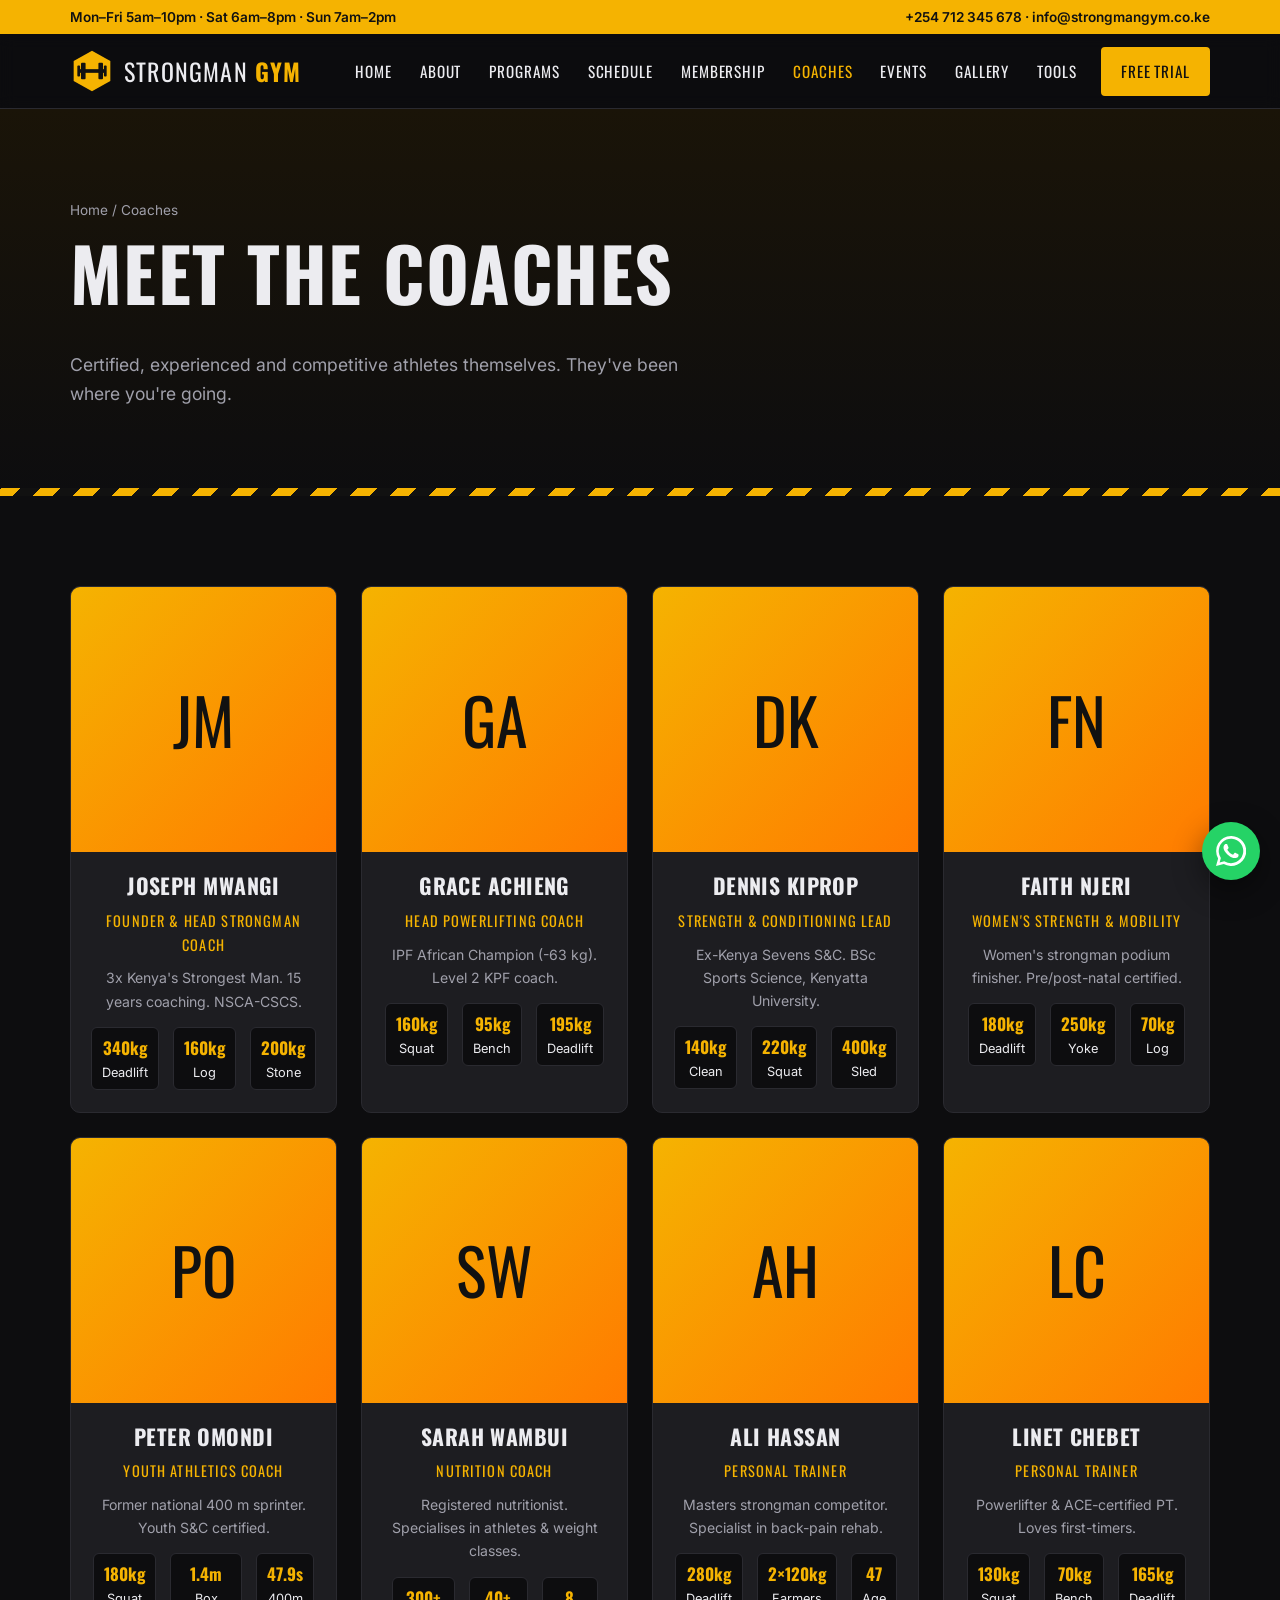
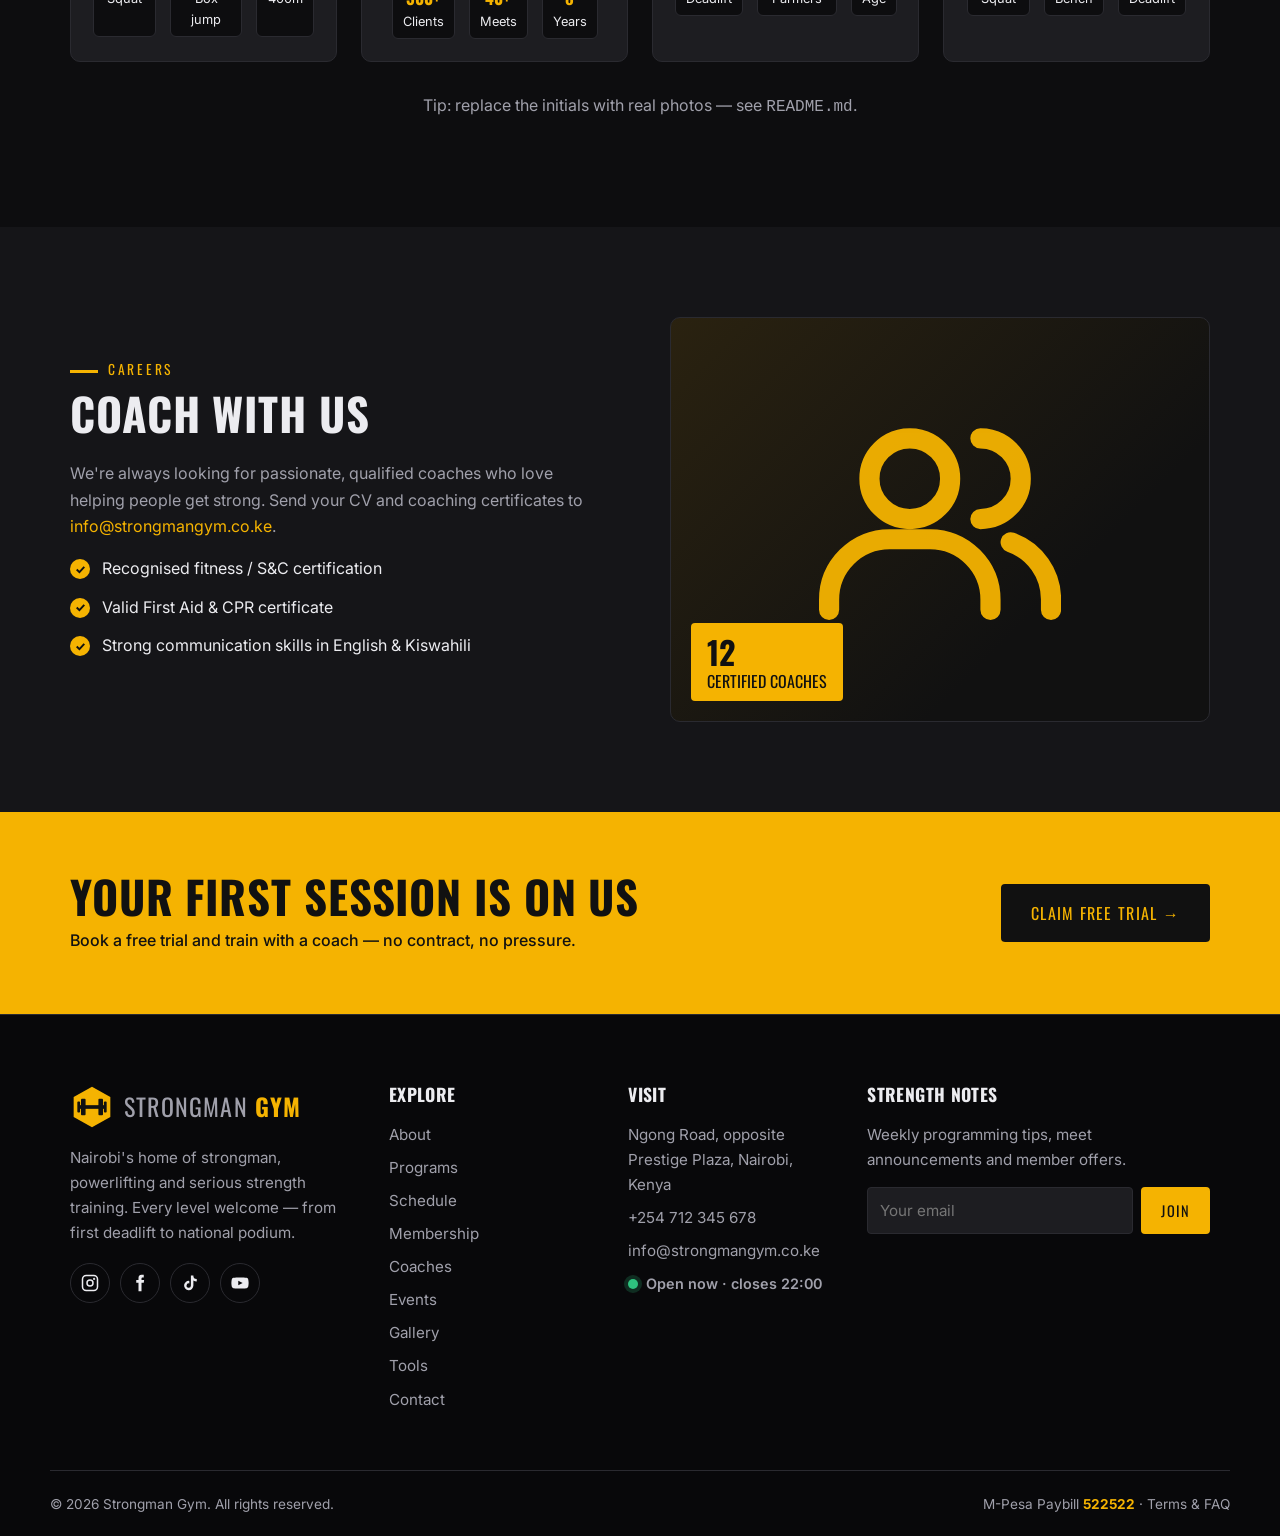
<file: coaches.html>
<!DOCTYPE html>
<html lang="en">
<head>
<meta charset="UTF-8">
<meta name="viewport" content="width=device-width, initial-scale=1">
<title>Our Coaches | Strongman Gym Nairobi</title>
<meta name="description" content="Meet the certified strongman, powerlifting and strength coaches at Strongman Gym Nairobi.">
<meta name="theme-color" content="#0d0d0f">
<meta property="og:title" content="Our Coaches | Strongman Gym Nairobi">
<meta property="og:description" content="Meet the certified strongman, powerlifting and strength coaches at Strongman Gym Nairobi.">
<link rel="icon" href="images/favicon.svg" type="image/svg+xml">
<link rel="preconnect" href="https://fonts.googleapis.com">
<link rel="preconnect" href="https://fonts.gstatic.com" crossorigin>
<link href="https://fonts.googleapis.com/css2?family=Inter:wght@400;500;600;700&family=Oswald:wght@500;700&display=swap" rel="stylesheet">
<link rel="stylesheet" href="css/style.css">
</head>
<body>
<a class="skip" href="#main">Skip to content</a>
<div class="topbar"><div class="container">
  <span>Mon–Fri 5am–10pm · Sat 6am–8pm · Sun 7am–2pm</span>
  <span><a data-cfg="phone" href="#">+254 712 345 678</a> · <a data-cfg="email" href="#">info@strongmangym.co.ke</a></span>
</div></div>
<header class="header">
  <nav class="container nav" aria-label="Main">
    <a class="logo" href="index.html" aria-label="Strongman Gym home"><svg viewBox="0 0 48 48" aria-hidden="true"><polygon points="24,2 44,13 44,35 24,46 4,35 4,13" fill="#f5b301"/><rect x="9" y="22" width="30" height="4" fill="#111"/><rect x="12" y="15" width="5" height="18" rx="1" fill="#111"/><rect x="31" y="15" width="5" height="18" rx="1" fill="#111"/><rect x="8" y="18" width="3" height="12" rx="1" fill="#111"/><rect x="37" y="18" width="3" height="12" rx="1" fill="#111"/></svg><span>Strongman <b>Gym</b></span></a>
    <button class="menu-toggle" aria-label="Open menu" aria-expanded="false" aria-controls="nav-links"><span></span><span></span><span></span></button>
    <ul class="nav-links" id="nav-links">
      <li><a href="index.html">Home</a></li><li><a href="about.html">About</a></li><li><a href="programs.html">Programs</a></li><li><a href="schedule.html">Schedule</a></li><li><a href="membership.html">Membership</a></li><li><a href="coaches.html">Coaches</a></li><li><a href="events.html">Events</a></li><li><a href="gallery.html">Gallery</a></li><li><a href="tools.html">Tools</a></li>
      <li><a class="btn" href="contact.html#join">Free Trial</a></li>
    </ul>
  </nav>
</header>
<main id="main">
<section class="page-hero"><div class="container">
  <div class="breadcrumb"><a href="index.html">Home</a> / Coaches</div>
  <h1>Meet The Coaches</h1>
  <p>Certified, experienced and competitive athletes themselves. They've been where you're going.</p>
</div></section>
<section class="section"><div class="container"><div class="grid grid-4"><article class="card coach reveal"><div class="avatar" aria-hidden="true">JM</div><div class="coach-body">
<h3>Joseph Mwangi</h3><div class="role">Founder &amp; Head Strongman Coach</div><p class="creds">3x Kenya's Strongest Man. 15 years coaching. NSCA-CSCS.</p><div class="prs"><div><b>340kg</b>Deadlift</div><div><b>160kg</b>Log</div><div><b>200kg</b>Stone</div></div></div></article><article class="card coach reveal"><div class="avatar" aria-hidden="true">GA</div><div class="coach-body">
<h3>Grace Achieng</h3><div class="role">Head Powerlifting Coach</div><p class="creds">IPF African Champion (-63 kg). Level 2 KPF coach.</p><div class="prs"><div><b>160kg</b>Squat</div><div><b>95kg</b>Bench</div><div><b>195kg</b>Deadlift</div></div></div></article><article class="card coach reveal"><div class="avatar" aria-hidden="true">DK</div><div class="coach-body">
<h3>Dennis Kiprop</h3><div class="role">Strength &amp; Conditioning Lead</div><p class="creds">Ex-Kenya Sevens S&amp;C. BSc Sports Science, Kenyatta University.</p><div class="prs"><div><b>140kg</b>Clean</div><div><b>220kg</b>Squat</div><div><b>400kg</b>Sled</div></div></div></article><article class="card coach reveal"><div class="avatar" aria-hidden="true">FN</div><div class="coach-body">
<h3>Faith Njeri</h3><div class="role">Women's Strength &amp; Mobility</div><p class="creds">Women's strongman podium finisher. Pre/post-natal certified.</p><div class="prs"><div><b>180kg</b>Deadlift</div><div><b>250kg</b>Yoke</div><div><b>70kg</b>Log</div></div></div></article><article class="card coach reveal"><div class="avatar" aria-hidden="true">PO</div><div class="coach-body">
<h3>Peter Omondi</h3><div class="role">Youth Athletics Coach</div><p class="creds">Former national 400 m sprinter. Youth S&amp;C certified.</p><div class="prs"><div><b>180kg</b>Squat</div><div><b>1.4m</b>Box jump</div><div><b>47.9s</b>400m</div></div></div></article><article class="card coach reveal"><div class="avatar" aria-hidden="true">SW</div><div class="coach-body">
<h3>Sarah Wambui</h3><div class="role">Nutrition Coach</div><p class="creds">Registered nutritionist. Specialises in athletes &amp; weight classes.</p><div class="prs"><div><b>300+</b>Clients</div><div><b>40+</b>Meets</div><div><b>8</b>Years</div></div></div></article><article class="card coach reveal"><div class="avatar" aria-hidden="true">AH</div><div class="coach-body">
<h3>Ali Hassan</h3><div class="role">Personal Trainer</div><p class="creds">Masters strongman competitor. Specialist in back-pain rehab.</p><div class="prs"><div><b>280kg</b>Deadlift</div><div><b>2×120kg</b>Farmers</div><div><b>47</b>Age</div></div></div></article><article class="card coach reveal"><div class="avatar" aria-hidden="true">LC</div><div class="coach-body">
<h3>Linet Chebet</h3><div class="role">Personal Trainer</div><p class="creds">Powerlifter &amp; ACE-certified PT. Loves first-timers.</p><div class="prs"><div><b>130kg</b>Squat</div><div><b>70kg</b>Bench</div><div><b>165kg</b>Deadlift</div></div></div></article></div>
<p class="center muted" style="margin-top:30px">Tip: replace the initials with real photos — see <code>README.md</code>.</p></div></section>

<section class="section alt"><div class="container split">
  <div class="reveal"><span class="eyebrow">Careers</span><h2>Coach With Us</h2>
  <p class="muted">We're always looking for passionate, qualified coaches who love helping people get strong. Send your CV and coaching certificates to <a data-cfg="email" href="#">info@strongmangym.co.ke</a>.</p>
  <ul class="check-list"><li>Recognised fitness / S&amp;C certification</li><li>Valid First Aid &amp; CPR certificate</li><li>Strong communication skills in English &amp; Kiswahili</li></ul></div>
  <div class="visual reveal"><svg style="color:#f5b301;width:45%" viewBox="0 0 24 24" fill="none" stroke="currentColor" stroke-width="2" stroke-linecap="round"><circle cx="9" cy="8" r="4"/><path d="M1 21v-1a6 6 0 0 1 6-6h4a6 6 0 0 1 6 6v1"/><path d="M16 4a4 4 0 0 1 0 8M23 21v-1a6 6 0 0 0-4-5.7"/></svg><div class="badge"><strong>12</strong>certified coaches</div></div>
</div></section>
<section class="cta-band"><div class="container">
  <div><h2>Your first session is on us</h2><p>Book a free trial and train with a coach — no contract, no pressure.</p></div>
  <a class="btn" href="contact.html#join">Claim Free Trial →</a>
</div></section>
</main>
<footer class="footer">
  <div class="container footer-grid">
    <div>
      <a class="logo" href="index.html"><svg viewBox="0 0 48 48" aria-hidden="true"><polygon points="24,2 44,13 44,35 24,46 4,35 4,13" fill="#f5b301"/><rect x="9" y="22" width="30" height="4" fill="#111"/><rect x="12" y="15" width="5" height="18" rx="1" fill="#111"/><rect x="31" y="15" width="5" height="18" rx="1" fill="#111"/><rect x="8" y="18" width="3" height="12" rx="1" fill="#111"/><rect x="37" y="18" width="3" height="12" rx="1" fill="#111"/></svg><span>Strongman <b>Gym</b></span></a>
      <p style="margin-top:16px">Nairobi's home of strongman, powerlifting and serious strength training. Every level welcome — from first deadlift to national podium.</p>
      <div class="socials"><a data-cfg="social.instagram" href="#" aria-label="Instagram" target="_blank" rel="noopener"><svg viewBox="0 0 24 24" fill="none" stroke="currentColor" stroke-width="2"><rect x="2" y="2" width="20" height="20" rx="5"/><circle cx="12" cy="12" r="4"/><circle cx="17.5" cy="6.5" r=".5" fill="currentColor"/></svg></a><a data-cfg="social.facebook" href="#" aria-label="Facebook" target="_blank" rel="noopener"><svg viewBox="0 0 24 24" fill="currentColor"><path d="M14 8V6c0-1 .5-1.5 1.5-1.5H17V1h-3c-3 0-4 2-4 4.5V8H7v3.5h3V23h4V11.5h3l.5-3.5z"/></svg></a><a data-cfg="social.tiktok" href="#" aria-label="Tiktok" target="_blank" rel="noopener"><svg viewBox="0 0 24 24" fill="currentColor"><path d="M16.5 2h-3.3v13.4a2.9 2.9 0 1 1-2.1-2.8V9.2a6.2 6.2 0 1 0 5.4 6.2V8.6a7.6 7.6 0 0 0 4.5 1.4V6.7a4.5 4.5 0 0 1-4.5-4.7z"/></svg></a><a data-cfg="social.youtube" href="#" aria-label="Youtube" target="_blank" rel="noopener"><svg viewBox="0 0 24 24" fill="currentColor"><path d="M23 7.2a3 3 0 0 0-2.1-2.1C19 4.6 12 4.6 12 4.6s-7 0-8.9.5A3 3 0 0 0 1 7.2 31 31 0 0 0 .5 12 31 31 0 0 0 1 16.8a3 3 0 0 0 2.1 2.1c1.9.5 8.9.5 8.9.5s7 0 8.9-.5a3 3 0 0 0 2.1-2.1 31 31 0 0 0 .5-4.8 31 31 0 0 0-.5-4.8zM9.7 15.1V8.9l5.8 3.1z"/></svg></a></div>
    </div>
    <div>
      <h4>Explore</h4>
      <ul><li><a href="about.html">About</a></li><li><a href="programs.html">Programs</a></li><li><a href="schedule.html">Schedule</a></li><li><a href="membership.html">Membership</a></li><li><a href="coaches.html">Coaches</a></li><li><a href="events.html">Events</a></li><li><a href="gallery.html">Gallery</a></li><li><a href="tools.html">Tools</a></li><li><a href="contact.html">Contact</a></li></ul>
    </div>
    <div>
      <h4>Visit</h4>
      <ul>
        <li data-cfg="address">Ngong Road, Nairobi</li>
        <li><a data-cfg="phone" href="#">+254 712 345 678</a></li>
        <li><a data-cfg="email" href="#">info@strongmangym.co.ke</a></li>
        <li><span class="open-now" data-open-status>Open now</span></li>
      </ul>
    </div>
    <div>
      <h4>Strength Notes</h4>
      <p>Weekly programming tips, meet announcements and member offers.</p>
      <form class="newsletter" novalidate><label class="skip" for="nl-coaches">Email</label><input id="nl-coaches" type="email" placeholder="Your email" required><button class="btn small" type="submit">Join</button></form>
      <div class="msg" role="status"></div>
    </div>
  </div>
  <div class="container footer-bottom">
    <span>© <span class="year">2026</span> Strongman Gym. All rights reserved.</span>
    <span>M-Pesa Paybill <b class="yellow" data-cfg="mpesaPaybill">522522</b> · <a href="membership.html#faq">Terms &amp; FAQ</a></span>
  </div>
</footer>
<a class="whatsapp" data-wa href="#" target="_blank" rel="noopener" aria-label="Chat with us on WhatsApp"><svg viewBox="0 0 24 24" fill="currentColor"><path d="M17.5 14.4c-.3-.1-1.8-.9-2-1-.3-.1-.5-.1-.7.1-.2.3-.8 1-.9 1.2-.2.2-.3.2-.6.1-.3-.1-1.3-.5-2.4-1.5-.9-.8-1.5-1.8-1.7-2.1-.2-.3 0-.5.1-.6l.4-.5.3-.5c.1-.2 0-.4 0-.5l-.9-2.2c-.2-.6-.5-.5-.7-.5h-.6c-.2 0-.5.1-.8.4-.3.3-1 1-1 2.5s1.1 2.9 1.2 3.1c.1.2 2.1 3.2 5.1 4.5.7.3 1.3.5 1.7.6.7.2 1.4.2 1.9.1.6-.1 1.8-.7 2-1.4.2-.7.2-1.3.2-1.4-.1-.1-.3-.2-.6-.3zM12 21.8a9.8 9.8 0 0 1-5-1.4l-.4-.2-3.7 1 1-3.6-.2-.4A9.8 9.8 0 1 1 12 21.8zM12 0a12 12 0 0 0-10.3 18L0 24l6.2-1.6A12 12 0 1 0 12 0z"/></svg></a>
<button class="to-top" aria-label="Back to top">↑</button>
<script src="js/config.js"></script>
<script src="js/main.js"></script>
</body>
</html>
</file>
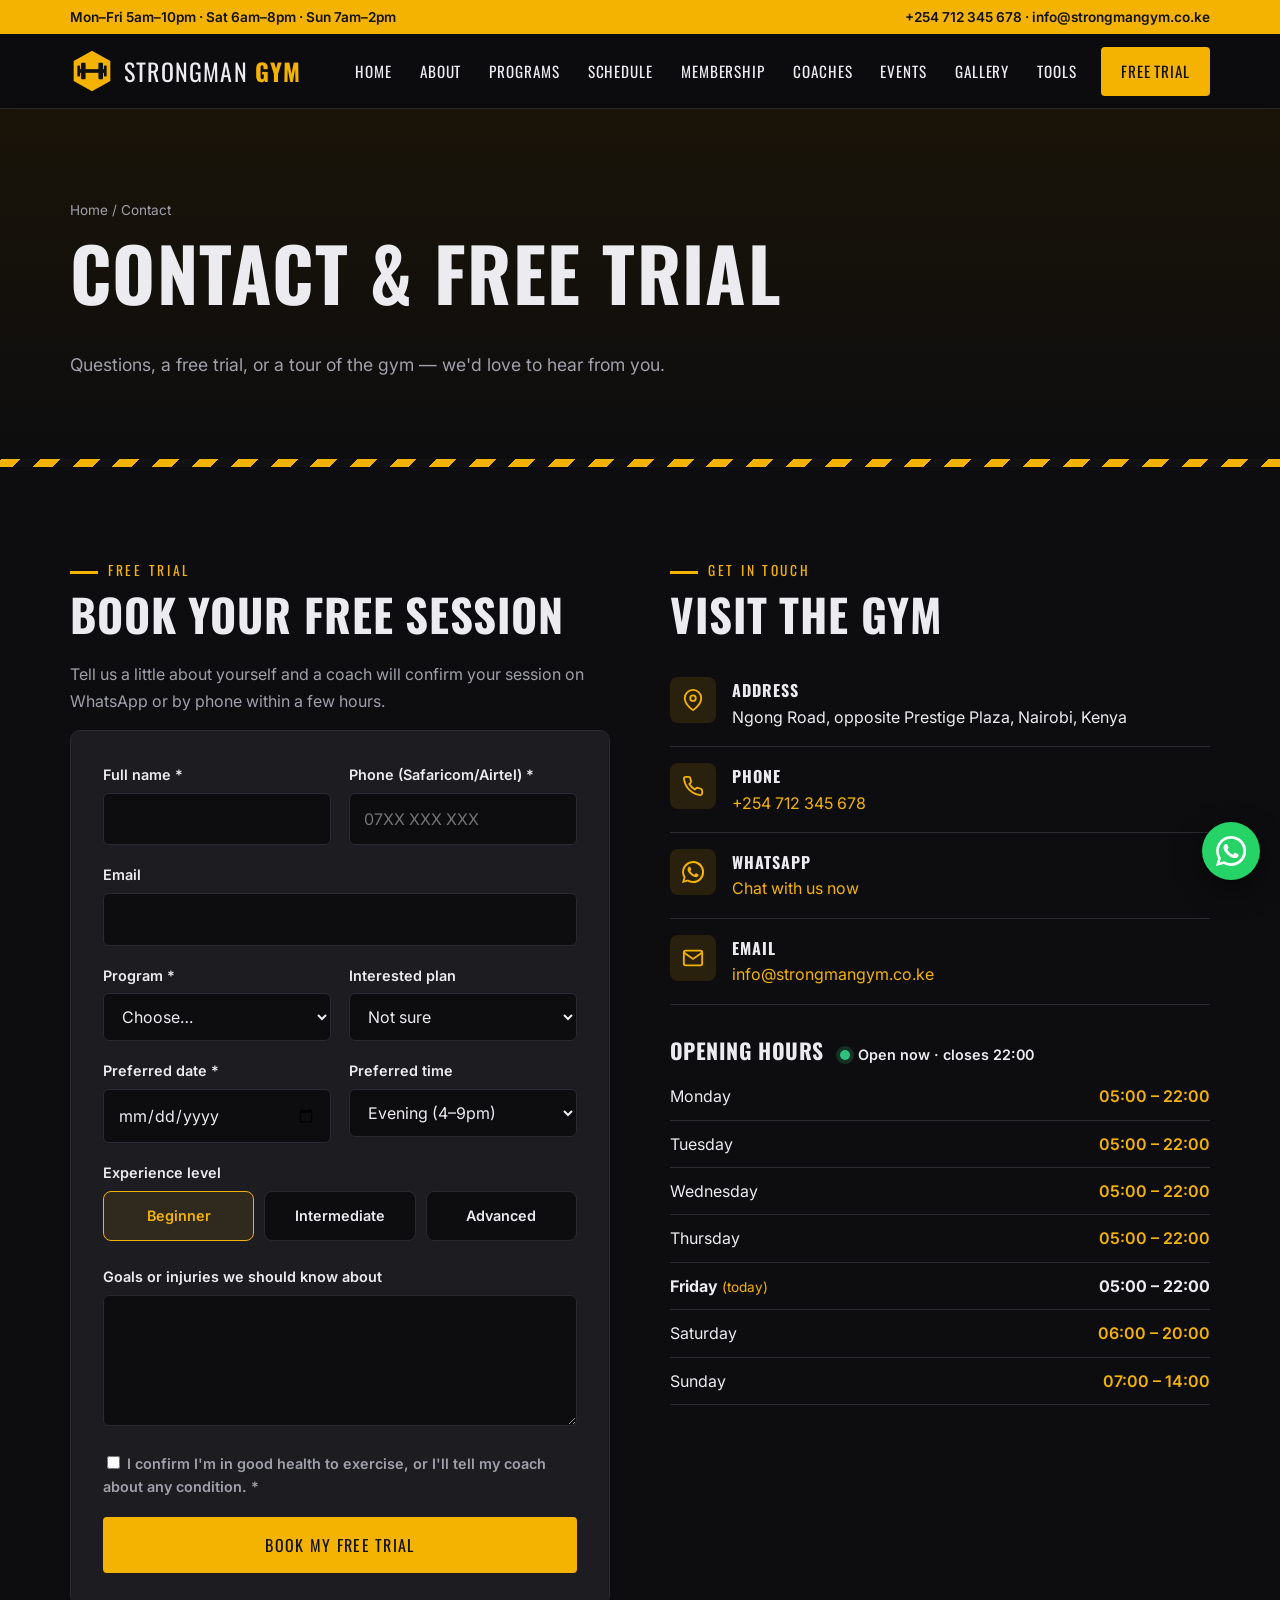
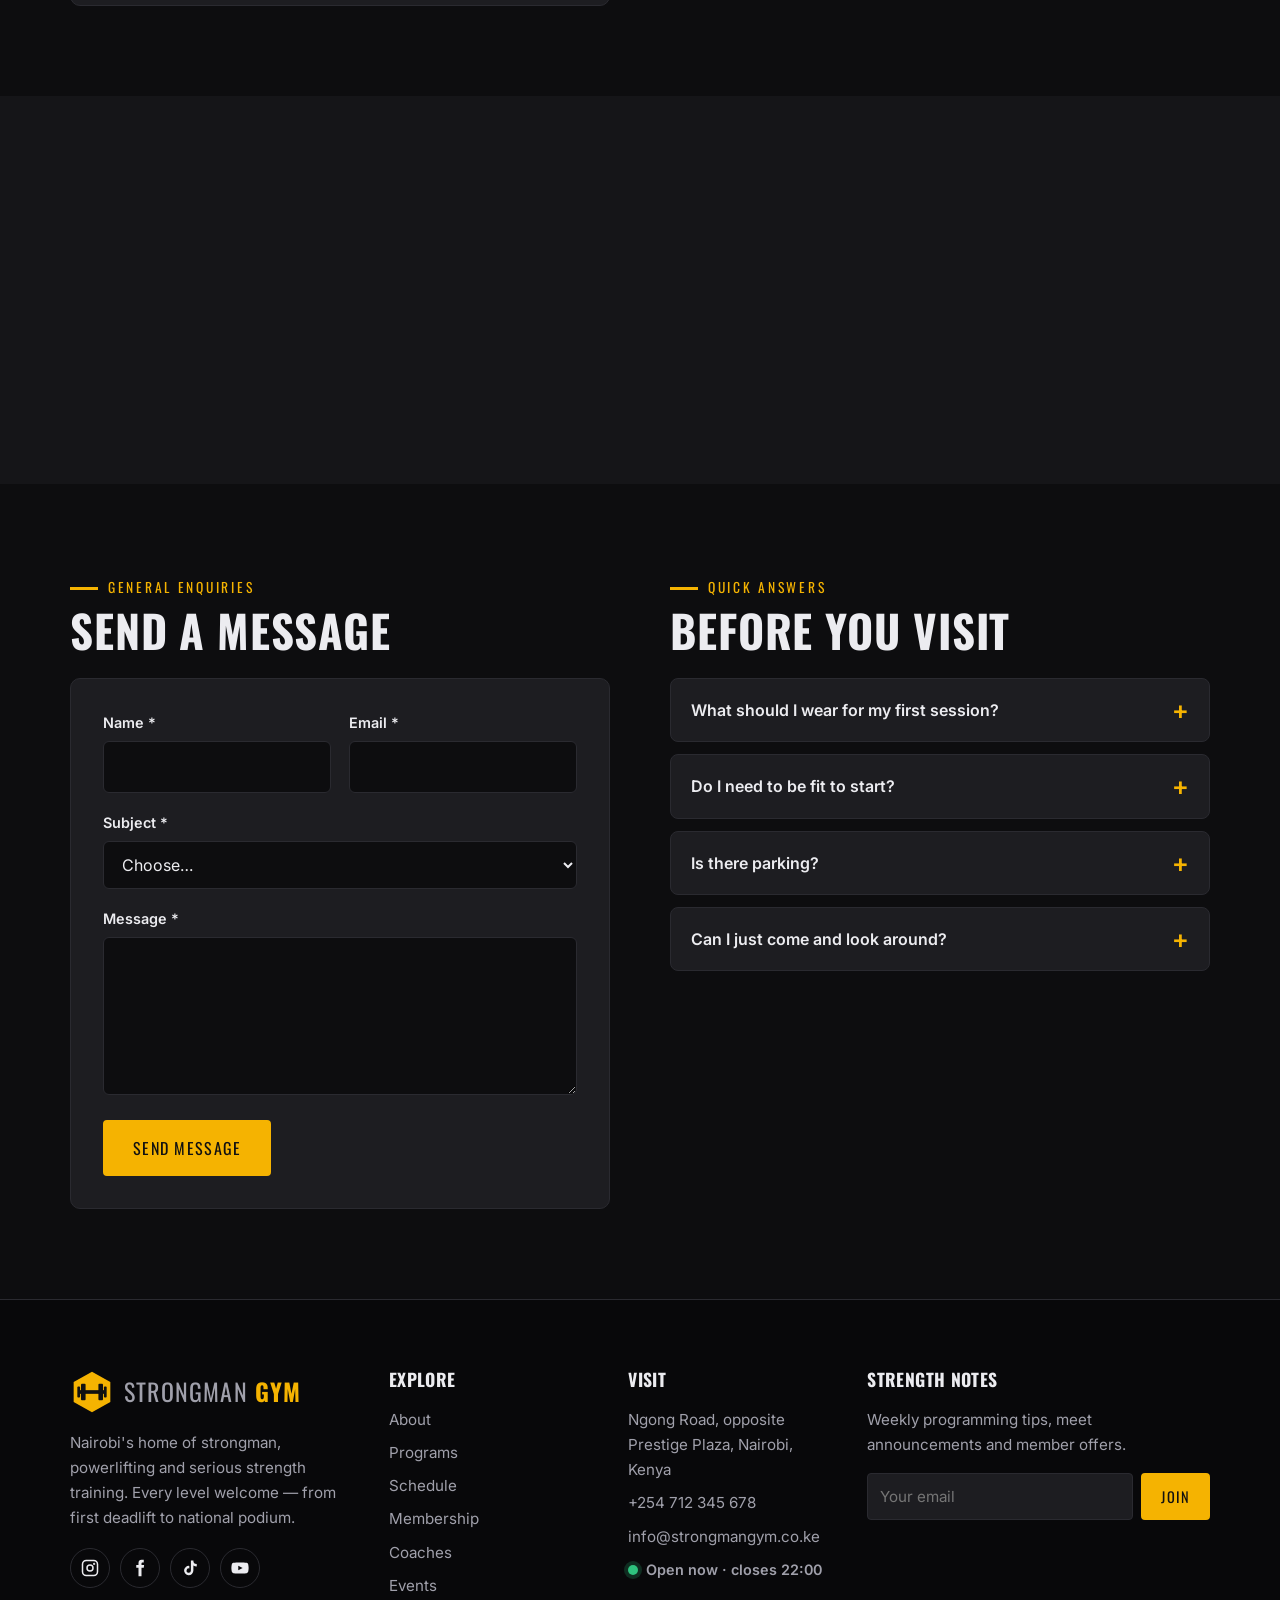
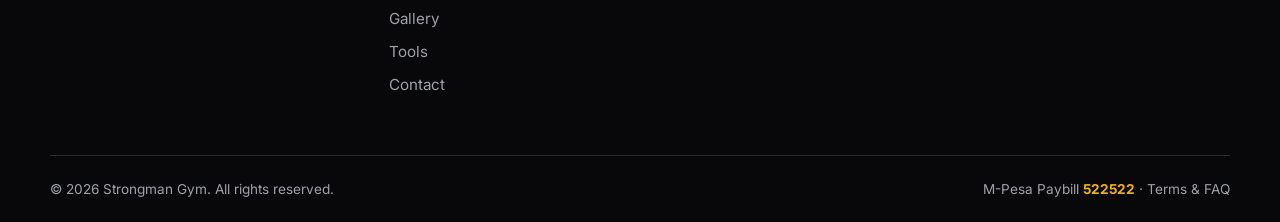
<file: contact.html>
<!DOCTYPE html>
<html lang="en">
<head>
<meta charset="UTF-8">
<meta name="viewport" content="width=device-width, initial-scale=1">
<title>Contact & Free Trial | Strongman Gym Nairobi</title>
<meta name="description" content="Book a free trial session, visit us on Ngong Road, or get in touch with Strongman Gym Nairobi by phone, WhatsApp or email.">
<meta name="theme-color" content="#0d0d0f">
<meta property="og:title" content="Contact & Free Trial | Strongman Gym Nairobi">
<meta property="og:description" content="Book a free trial session, visit us on Ngong Road, or get in touch with Strongman Gym Nairobi by phone, WhatsApp or email.">
<link rel="icon" href="images/favicon.svg" type="image/svg+xml">
<link rel="preconnect" href="https://fonts.googleapis.com">
<link rel="preconnect" href="https://fonts.gstatic.com" crossorigin>
<link href="https://fonts.googleapis.com/css2?family=Inter:wght@400;500;600;700&family=Oswald:wght@500;700&display=swap" rel="stylesheet">
<link rel="stylesheet" href="css/style.css">
</head>
<body>
<a class="skip" href="#main">Skip to content</a>
<div class="topbar"><div class="container">
  <span>Mon–Fri 5am–10pm · Sat 6am–8pm · Sun 7am–2pm</span>
  <span><a data-cfg="phone" href="#">+254 712 345 678</a> · <a data-cfg="email" href="#">info@strongmangym.co.ke</a></span>
</div></div>
<header class="header">
  <nav class="container nav" aria-label="Main">
    <a class="logo" href="index.html" aria-label="Strongman Gym home"><svg viewBox="0 0 48 48" aria-hidden="true"><polygon points="24,2 44,13 44,35 24,46 4,35 4,13" fill="#f5b301"/><rect x="9" y="22" width="30" height="4" fill="#111"/><rect x="12" y="15" width="5" height="18" rx="1" fill="#111"/><rect x="31" y="15" width="5" height="18" rx="1" fill="#111"/><rect x="8" y="18" width="3" height="12" rx="1" fill="#111"/><rect x="37" y="18" width="3" height="12" rx="1" fill="#111"/></svg><span>Strongman <b>Gym</b></span></a>
    <button class="menu-toggle" aria-label="Open menu" aria-expanded="false" aria-controls="nav-links"><span></span><span></span><span></span></button>
    <ul class="nav-links" id="nav-links">
      <li><a href="index.html">Home</a></li><li><a href="about.html">About</a></li><li><a href="programs.html">Programs</a></li><li><a href="schedule.html">Schedule</a></li><li><a href="membership.html">Membership</a></li><li><a href="coaches.html">Coaches</a></li><li><a href="events.html">Events</a></li><li><a href="gallery.html">Gallery</a></li><li><a href="tools.html">Tools</a></li>
      <li><a class="btn" href="contact.html#join">Free Trial</a></li>
    </ul>
  </nav>
</header>
<main id="main">
<section class="page-hero"><div class="container">
  <div class="breadcrumb"><a href="index.html">Home</a> / Contact</div>
  <h1>Contact &amp; Free Trial</h1>
  <p>Questions, a free trial, or a tour of the gym — we'd love to hear from you.</p>
</div></section>
<section class="section" id="join"><div class="container split" style="align-items:start">
  <div class="reveal">
    <span class="eyebrow">Free Trial</span><h2>Book Your Free Session</h2>
    <p class="muted">Tell us a little about yourself and a coach will confirm your session on WhatsApp or by phone within a few hours.</p>
    <form class="form" id="trial" data-validate novalidate>
      <div class="form-row">
        <div class="field"><label for="name">Full name *</label><input id="name" name="name" required autocomplete="name"><span class="error">Please enter your name.</span></div>
        <div class="field"><label for="tel">Phone (Safaricom/Airtel) *</label><input id="tel" name="phone" type="tel" required placeholder="07XX XXX XXX" autocomplete="tel"><span class="error">Enter a valid Kenyan number, e.g. 0712 345 678.</span></div>
      </div>
      <div class="field"><label for="email">Email</label><input id="email" name="email" type="email" autocomplete="email"><span class="error">Enter a valid email address.</span></div>
      <div class="form-row">
        <div class="field"><label for="program">Program *</label><select id="program" name="program" required>
          <option value="">Choose…</option><option value="strongman">Strongman</option><option value="powerlifting">Powerlifting</option>
          <option value="conditioning">Strength &amp; Conditioning</option><option value="women">Women's Strength</option><option value="youth">Youth Athletics</option>
          <option value="comp">Competition Prep</option><option value="pt">Personal Training</option><option value="unsure">Not sure yet</option></select><span class="error">Please choose a program.</span></div>
        <div class="field"><label for="plan">Interested plan</label><select id="plan" name="plan">
          <option value="">Not sure</option><option value="basic">Basic</option><option value="allaccess">All-Access</option><option value="elite">Elite Coaching</option></select></div>
      </div>
      <div class="form-row">
        <div class="field"><label for="date">Preferred date *</label><input id="date" name="date" type="date" required data-future><span class="error">Choose today or a future date.</span></div>
        <div class="field"><label for="time">Preferred time</label><select id="time" name="time"><option>Early morning (5–8am)</option><option>Morning (8am–12pm)</option><option>Afternoon (12–4pm)</option><option selected>Evening (4–9pm)</option></select></div>
      </div>
      <div class="field"><label>Experience level</label><div class="radio-cards">
        <label><input type="radio" name="level" value="beginner" checked><span>Beginner</span></label>
        <label><input type="radio" name="level" value="intermediate"><span>Intermediate</span></label>
        <label><input type="radio" name="level" value="advanced"><span>Advanced</span></label></div></div>
      <div class="field"><label for="msg">Goals or injuries we should know about</label><textarea id="msg" name="message" rows="4"></textarea></div>
      <div class="field"><label class="checkbox"><input type="checkbox" name="consent" required> <span>I confirm I'm in good health to exercise, or I'll tell my coach about any condition. *</span></label><span class="error">Please confirm to continue.</span></div>
      <button class="btn block" type="submit">Book My Free Trial</button>
      <div class="form-success" role="status"><strong>Asante<span data-name></span>! 💪</strong> Your free trial request is in. A coach will contact you shortly to confirm. Can't wait? <a data-wa="Hi Strongman Gym, I just booked a free trial on the website." href="#" target="_blank" rel="noopener">Message us on WhatsApp</a>.</div>
    </form>
  </div>
  <div class="reveal">
    <span class="eyebrow">Get In Touch</span><h2>Visit The Gym</h2>
    <ul class="info-list">
      <li><span class="icon"><svg viewBox="0 0 24 24" fill="none" stroke="currentColor" stroke-width="2" stroke-linecap="round"><path d="M21 10c0 7-9 13-9 13S3 17 3 10a9 9 0 0 1 18 0z"/><circle cx="12" cy="10" r="3"/></svg></span><div><strong>Address</strong><span data-cfg="address">Ngong Road, Nairobi</span></div></li>
      <li><span class="icon"><svg viewBox="0 0 24 24" fill="none" stroke="currentColor" stroke-width="2" stroke-linecap="round" stroke-linejoin="round"><path d="M22 16.9v3a2 2 0 0 1-2.2 2 19.8 19.8 0 0 1-8.6-3.1 19.5 19.5 0 0 1-6-6A19.8 19.8 0 0 1 2.1 4.2 2 2 0 0 1 4.1 2h3a2 2 0 0 1 2 1.7c.1.9.4 1.8.7 2.7a2 2 0 0 1-.5 2.1L8 9.8a16 16 0 0 0 6 6l1.3-1.3a2 2 0 0 1 2.1-.4c.9.3 1.8.6 2.7.7a2 2 0 0 1 1.7 2z"/></svg></span><div><strong>Phone</strong><a data-cfg="phone" href="#">+254 712 345 678</a></div></li>
      <li><span class="icon"><svg viewBox="0 0 24 24" fill="currentColor"><path d="M17.5 14.4c-.3-.1-1.8-.9-2-1-.3-.1-.5-.1-.7.1-.2.3-.8 1-.9 1.2-.2.2-.3.2-.6.1-.3-.1-1.3-.5-2.4-1.5-.9-.8-1.5-1.8-1.7-2.1-.2-.3 0-.5.1-.6l.4-.5.3-.5c.1-.2 0-.4 0-.5l-.9-2.2c-.2-.6-.5-.5-.7-.5h-.6c-.2 0-.5.1-.8.4-.3.3-1 1-1 2.5s1.1 2.9 1.2 3.1c.1.2 2.1 3.2 5.1 4.5.7.3 1.3.5 1.7.6.7.2 1.4.2 1.9.1.6-.1 1.8-.7 2-1.4.2-.7.2-1.3.2-1.4-.1-.1-.3-.2-.6-.3zM12 21.8a9.8 9.8 0 0 1-5-1.4l-.4-.2-3.7 1 1-3.6-.2-.4A9.8 9.8 0 1 1 12 21.8zM12 0a12 12 0 0 0-10.3 18L0 24l6.2-1.6A12 12 0 1 0 12 0z"/></svg></span><div><strong>WhatsApp</strong><a data-wa href="#" target="_blank" rel="noopener">Chat with us now</a></div></li>
      <li><span class="icon"><svg viewBox="0 0 24 24" fill="none" stroke="currentColor" stroke-width="2" stroke-linecap="round"><rect x="2" y="4" width="20" height="16" rx="2"/><path d="M22 6l-10 7L2 6"/></svg></span><div><strong>Email</strong><a data-cfg="email" href="#">info@strongmangym.co.ke</a></div></li>
    </ul>
    <h3 style="margin-top:34px">Opening Hours <span class="open-now" data-open-status style="font-family:var(--body);text-transform:none;letter-spacing:0;margin-left:10px"></span></h3>
    <table class="hours"><tbody id="hours-table"></tbody></table>
  </div>
</div></section>

<section class="section alt" style="padding-top:0;padding-bottom:0"><iframe id="map" class="map" title="Map to Strongman Gym" loading="lazy" referrerpolicy="no-referrer-when-downgrade" style="border-radius:0"></iframe></section>

<section class="section"><div class="container split" style="align-items:start">
  <div class="reveal">
    <span class="eyebrow">General Enquiries</span><h2>Send A Message</h2>
    <form class="form" id="contact" data-validate novalidate>
      <div class="form-row">
        <div class="field"><label for="c-name">Name *</label><input id="c-name" name="name" required><span class="error">Please enter your name.</span></div>
        <div class="field"><label for="c-email">Email *</label><input id="c-email" name="email" type="email" required><span class="error">Enter a valid email address.</span></div>
      </div>
      <div class="field"><label for="c-subject">Subject *</label><select id="c-subject" name="subject" required><option value="">Choose…</option><option>Membership</option><option>Personal training</option><option>Corporate / team rates</option><option>Events &amp; competitions</option><option>Careers</option><option>Other</option></select><span class="error">Please choose a subject.</span></div>
      <div class="field"><label for="c-msg">Message *</label><textarea id="c-msg" name="message" rows="5" required></textarea><span class="error">Please write a message.</span></div>
      <button class="btn" type="submit">Send Message</button>
      <div class="form-success" role="status"><strong>Thanks<span data-name></span>!</strong> We've received your message and will reply within one working day.</div>
    </form>
  </div>
  <div class="reveal">
    <span class="eyebrow">Quick Answers</span><h2>Before You Visit</h2>
    <div class="faq"><div class="faq-item"><button class="faq-q" aria-expanded="false">What should I wear for my first session?</button><div class="faq-a"><div>Comfortable gym clothes and flat-soled shoes (Converse or similar are perfect). Bring a water bottle and a towel.</div></div></div><div class="faq-item"><button class="faq-q" aria-expanded="false">Do I need to be fit to start?</button><div class="faq-a"><div>No! Our coaches scale every movement. Many members start with zero gym experience.</div></div></div><div class="faq-item"><button class="faq-q" aria-expanded="false">Is there parking?</button><div class="faq-a"><div>Yes — free, guarded parking for 60 cars plus a bike rack. Matatus stop right outside on Ngong Road.</div></div></div><div class="faq-item"><button class="faq-q" aria-expanded="false">Can I just come and look around?</button><div class="faq-a"><div>Of course. Walk in any time during opening hours for a tour, or book one on WhatsApp.</div></div></div></div>
  </div>
</div></section>
</main>
<footer class="footer">
  <div class="container footer-grid">
    <div>
      <a class="logo" href="index.html"><svg viewBox="0 0 48 48" aria-hidden="true"><polygon points="24,2 44,13 44,35 24,46 4,35 4,13" fill="#f5b301"/><rect x="9" y="22" width="30" height="4" fill="#111"/><rect x="12" y="15" width="5" height="18" rx="1" fill="#111"/><rect x="31" y="15" width="5" height="18" rx="1" fill="#111"/><rect x="8" y="18" width="3" height="12" rx="1" fill="#111"/><rect x="37" y="18" width="3" height="12" rx="1" fill="#111"/></svg><span>Strongman <b>Gym</b></span></a>
      <p style="margin-top:16px">Nairobi's home of strongman, powerlifting and serious strength training. Every level welcome — from first deadlift to national podium.</p>
      <div class="socials"><a data-cfg="social.instagram" href="#" aria-label="Instagram" target="_blank" rel="noopener"><svg viewBox="0 0 24 24" fill="none" stroke="currentColor" stroke-width="2"><rect x="2" y="2" width="20" height="20" rx="5"/><circle cx="12" cy="12" r="4"/><circle cx="17.5" cy="6.5" r=".5" fill="currentColor"/></svg></a><a data-cfg="social.facebook" href="#" aria-label="Facebook" target="_blank" rel="noopener"><svg viewBox="0 0 24 24" fill="currentColor"><path d="M14 8V6c0-1 .5-1.5 1.5-1.5H17V1h-3c-3 0-4 2-4 4.5V8H7v3.5h3V23h4V11.5h3l.5-3.5z"/></svg></a><a data-cfg="social.tiktok" href="#" aria-label="Tiktok" target="_blank" rel="noopener"><svg viewBox="0 0 24 24" fill="currentColor"><path d="M16.5 2h-3.3v13.4a2.9 2.9 0 1 1-2.1-2.8V9.2a6.2 6.2 0 1 0 5.4 6.2V8.6a7.6 7.6 0 0 0 4.5 1.4V6.7a4.5 4.5 0 0 1-4.5-4.7z"/></svg></a><a data-cfg="social.youtube" href="#" aria-label="Youtube" target="_blank" rel="noopener"><svg viewBox="0 0 24 24" fill="currentColor"><path d="M23 7.2a3 3 0 0 0-2.1-2.1C19 4.6 12 4.6 12 4.6s-7 0-8.9.5A3 3 0 0 0 1 7.2 31 31 0 0 0 .5 12 31 31 0 0 0 1 16.8a3 3 0 0 0 2.1 2.1c1.9.5 8.9.5 8.9.5s7 0 8.9-.5a3 3 0 0 0 2.1-2.1 31 31 0 0 0 .5-4.8 31 31 0 0 0-.5-4.8zM9.7 15.1V8.9l5.8 3.1z"/></svg></a></div>
    </div>
    <div>
      <h4>Explore</h4>
      <ul><li><a href="about.html">About</a></li><li><a href="programs.html">Programs</a></li><li><a href="schedule.html">Schedule</a></li><li><a href="membership.html">Membership</a></li><li><a href="coaches.html">Coaches</a></li><li><a href="events.html">Events</a></li><li><a href="gallery.html">Gallery</a></li><li><a href="tools.html">Tools</a></li><li><a href="contact.html">Contact</a></li></ul>
    </div>
    <div>
      <h4>Visit</h4>
      <ul>
        <li data-cfg="address">Ngong Road, Nairobi</li>
        <li><a data-cfg="phone" href="#">+254 712 345 678</a></li>
        <li><a data-cfg="email" href="#">info@strongmangym.co.ke</a></li>
        <li><span class="open-now" data-open-status>Open now</span></li>
      </ul>
    </div>
    <div>
      <h4>Strength Notes</h4>
      <p>Weekly programming tips, meet announcements and member offers.</p>
      <form class="newsletter" novalidate><label class="skip" for="nl-contact">Email</label><input id="nl-contact" type="email" placeholder="Your email" required><button class="btn small" type="submit">Join</button></form>
      <div class="msg" role="status"></div>
    </div>
  </div>
  <div class="container footer-bottom">
    <span>© <span class="year">2026</span> Strongman Gym. All rights reserved.</span>
    <span>M-Pesa Paybill <b class="yellow" data-cfg="mpesaPaybill">522522</b> · <a href="membership.html#faq">Terms &amp; FAQ</a></span>
  </div>
</footer>
<a class="whatsapp" data-wa href="#" target="_blank" rel="noopener" aria-label="Chat with us on WhatsApp"><svg viewBox="0 0 24 24" fill="currentColor"><path d="M17.5 14.4c-.3-.1-1.8-.9-2-1-.3-.1-.5-.1-.7.1-.2.3-.8 1-.9 1.2-.2.2-.3.2-.6.1-.3-.1-1.3-.5-2.4-1.5-.9-.8-1.5-1.8-1.7-2.1-.2-.3 0-.5.1-.6l.4-.5.3-.5c.1-.2 0-.4 0-.5l-.9-2.2c-.2-.6-.5-.5-.7-.5h-.6c-.2 0-.5.1-.8.4-.3.3-1 1-1 2.5s1.1 2.9 1.2 3.1c.1.2 2.1 3.2 5.1 4.5.7.3 1.3.5 1.7.6.7.2 1.4.2 1.9.1.6-.1 1.8-.7 2-1.4.2-.7.2-1.3.2-1.4-.1-.1-.3-.2-.6-.3zM12 21.8a9.8 9.8 0 0 1-5-1.4l-.4-.2-3.7 1 1-3.6-.2-.4A9.8 9.8 0 1 1 12 21.8zM12 0a12 12 0 0 0-10.3 18L0 24l6.2-1.6A12 12 0 1 0 12 0z"/></svg></a>
<button class="to-top" aria-label="Back to top">↑</button>
<script src="js/config.js"></script>
<script src="js/main.js"></script>
</body>
</html>
</file>
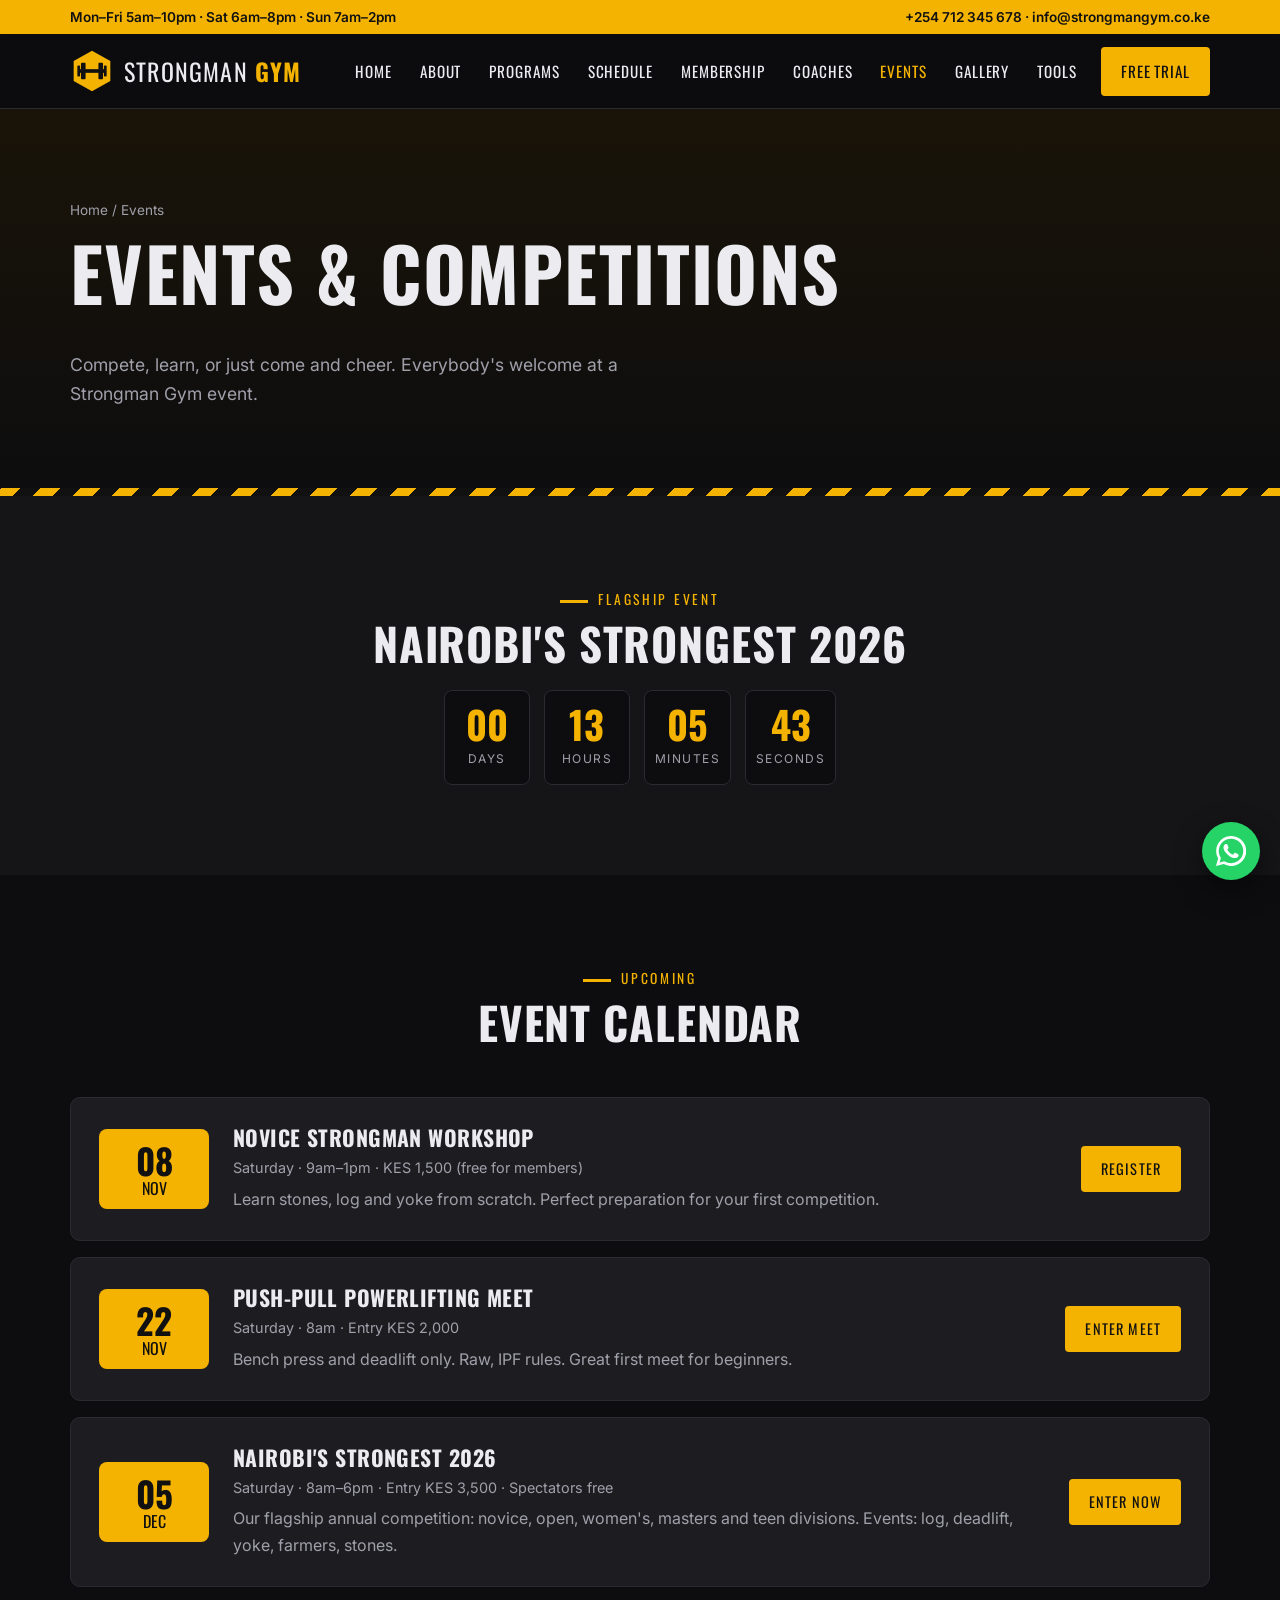
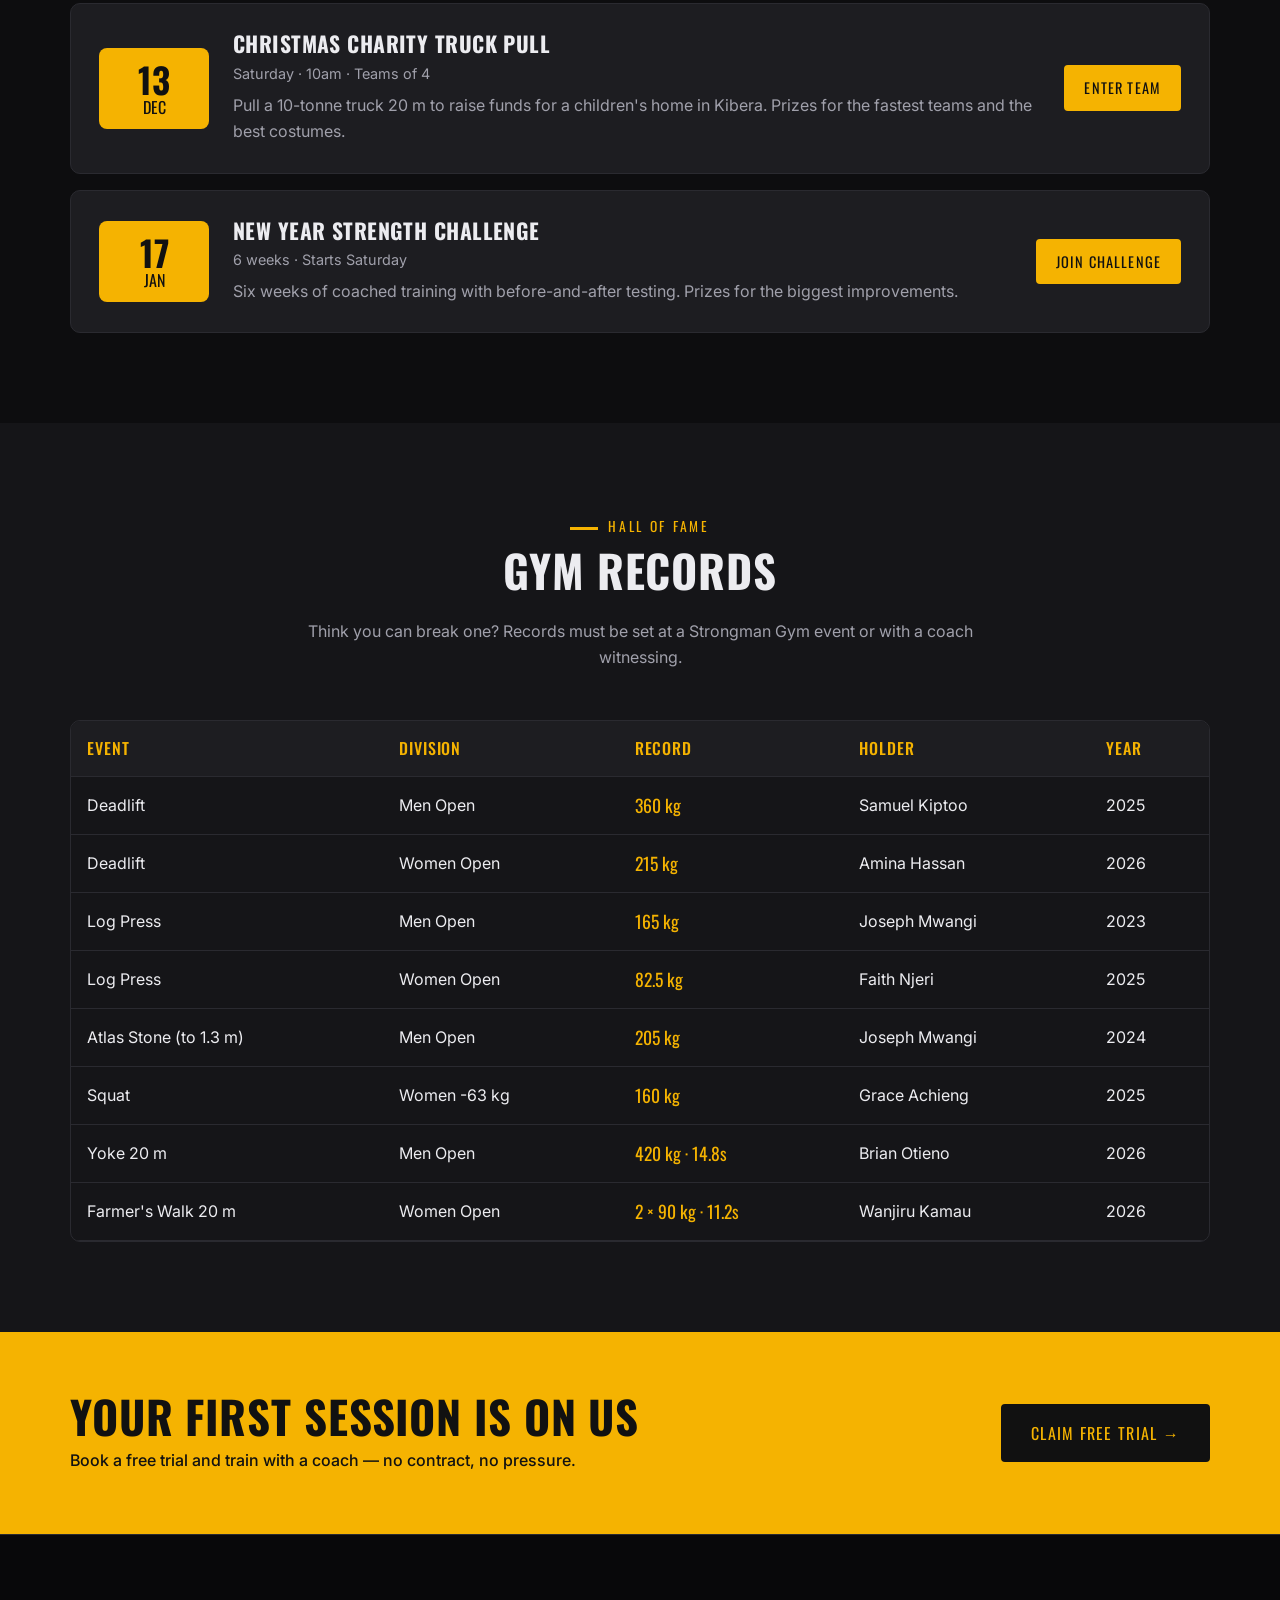
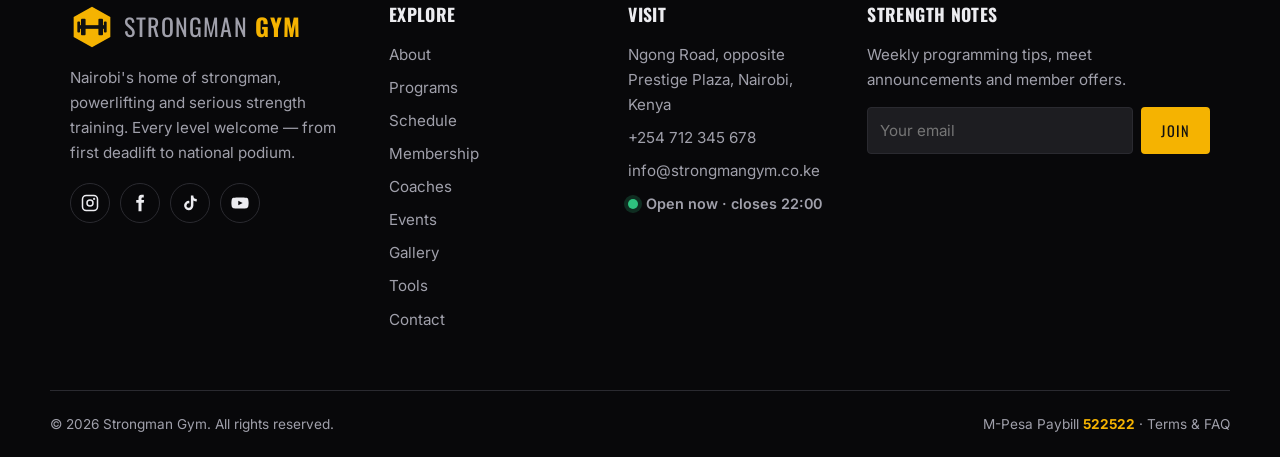
<file: events.html>
<!DOCTYPE html>
<html lang="en">
<head>
<meta charset="UTF-8">
<meta name="viewport" content="width=device-width, initial-scale=1">
<title>Events & Competitions | Strongman Gym Nairobi</title>
<meta name="description" content="Upcoming strongman and powerlifting competitions, workshops and gym records at Strongman Gym Nairobi.">
<meta name="theme-color" content="#0d0d0f">
<meta property="og:title" content="Events & Competitions | Strongman Gym Nairobi">
<meta property="og:description" content="Upcoming strongman and powerlifting competitions, workshops and gym records at Strongman Gym Nairobi.">
<link rel="icon" href="images/favicon.svg" type="image/svg+xml">
<link rel="preconnect" href="https://fonts.googleapis.com">
<link rel="preconnect" href="https://fonts.gstatic.com" crossorigin>
<link href="https://fonts.googleapis.com/css2?family=Inter:wght@400;500;600;700&family=Oswald:wght@500;700&display=swap" rel="stylesheet">
<link rel="stylesheet" href="css/style.css">
</head>
<body>
<a class="skip" href="#main">Skip to content</a>
<div class="topbar"><div class="container">
  <span>Mon–Fri 5am–10pm · Sat 6am–8pm · Sun 7am–2pm</span>
  <span><a data-cfg="phone" href="#">+254 712 345 678</a> · <a data-cfg="email" href="#">info@strongmangym.co.ke</a></span>
</div></div>
<header class="header">
  <nav class="container nav" aria-label="Main">
    <a class="logo" href="index.html" aria-label="Strongman Gym home"><svg viewBox="0 0 48 48" aria-hidden="true"><polygon points="24,2 44,13 44,35 24,46 4,35 4,13" fill="#f5b301"/><rect x="9" y="22" width="30" height="4" fill="#111"/><rect x="12" y="15" width="5" height="18" rx="1" fill="#111"/><rect x="31" y="15" width="5" height="18" rx="1" fill="#111"/><rect x="8" y="18" width="3" height="12" rx="1" fill="#111"/><rect x="37" y="18" width="3" height="12" rx="1" fill="#111"/></svg><span>Strongman <b>Gym</b></span></a>
    <button class="menu-toggle" aria-label="Open menu" aria-expanded="false" aria-controls="nav-links"><span></span><span></span><span></span></button>
    <ul class="nav-links" id="nav-links">
      <li><a href="index.html">Home</a></li><li><a href="about.html">About</a></li><li><a href="programs.html">Programs</a></li><li><a href="schedule.html">Schedule</a></li><li><a href="membership.html">Membership</a></li><li><a href="coaches.html">Coaches</a></li><li><a href="events.html">Events</a></li><li><a href="gallery.html">Gallery</a></li><li><a href="tools.html">Tools</a></li>
      <li><a class="btn" href="contact.html#join">Free Trial</a></li>
    </ul>
  </nav>
</header>
<main id="main">
<section class="page-hero"><div class="container">
  <div class="breadcrumb"><a href="index.html">Home</a> / Events</div>
  <h1>Events &amp; Competitions</h1>
  <p>Compete, learn, or just come and cheer. Everybody's welcome at a Strongman Gym event.</p>
</div></section>
<section class="section alt"><div class="container center">
  <span class="eyebrow">Flagship Event</span>
  <h2 data-event-name>Nairobi's Strongest 2026</h2>
  <div class="countdown" data-countdown>
    <div><b data-days>00</b><span>Days</span></div><div><b data-hours>00</b><span>Hours</span></div>
    <div><b data-mins>00</b><span>Minutes</span></div><div><b data-secs>00</b><span>Seconds</span></div>
  </div>
</div></section>
<section class="section"><div class="container">
  <div class="section-head reveal"><span class="eyebrow">Upcoming</span><h2>Event Calendar</h2></div>
  <div class="grid" style="gap:16px"><div class="card event reveal"><div class="date"><strong>08</strong>Nov</div>
<div><h3>Novice Strongman Workshop</h3><p class="yellow" style="font-size:.9rem;margin-bottom:6px">Saturday · 9am–1pm · KES 1,500 (free for members)</p><p class="muted">Learn stones, log and yoke from scratch. Perfect preparation for your first competition.</p></div>
<a class="btn small" data-wa="Hi Strongman Gym, I'd like to register for: Novice Strongman Workshop" href="#" target="_blank" rel="noopener">Register</a></div><div class="card event reveal"><div class="date"><strong>22</strong>Nov</div>
<div><h3>Push-Pull Powerlifting Meet</h3><p class="yellow" style="font-size:.9rem;margin-bottom:6px">Saturday · 8am · Entry KES 2,000</p><p class="muted">Bench press and deadlift only. Raw, IPF rules. Great first meet for beginners.</p></div>
<a class="btn small" data-wa="Hi Strongman Gym, I'd like to register for: Push-Pull Powerlifting Meet" href="#" target="_blank" rel="noopener">Enter Meet</a></div><div class="card event reveal"><div class="date"><strong>05</strong>Dec</div>
<div><h3>Nairobi's Strongest 2026</h3><p class="yellow" style="font-size:.9rem;margin-bottom:6px">Saturday · 8am–6pm · Entry KES 3,500 · Spectators free</p><p class="muted">Our flagship annual competition: novice, open, women's, masters and teen divisions. Events: log, deadlift, yoke, farmers, stones.</p></div>
<a class="btn small" data-wa="Hi Strongman Gym, I'd like to register for: Nairobi's Strongest 2026" href="#" target="_blank" rel="noopener">Enter Now</a></div><div class="card event reveal"><div class="date"><strong>13</strong>Dec</div>
<div><h3>Christmas Charity Truck Pull</h3><p class="yellow" style="font-size:.9rem;margin-bottom:6px">Saturday · 10am · Teams of 4</p><p class="muted">Pull a 10-tonne truck 20 m to raise funds for a children's home in Kibera. Prizes for the fastest teams and the best costumes.</p></div>
<a class="btn small" data-wa="Hi Strongman Gym, I'd like to register for: Christmas Charity Truck Pull" href="#" target="_blank" rel="noopener">Enter Team</a></div><div class="card event reveal"><div class="date"><strong>17</strong>Jan</div>
<div><h3>New Year Strength Challenge</h3><p class="yellow" style="font-size:.9rem;margin-bottom:6px">6 weeks · Starts Saturday</p><p class="muted">Six weeks of coached training with before-and-after testing. Prizes for the biggest improvements.</p></div>
<a class="btn small" data-wa="Hi Strongman Gym, I'd like to register for: New Year Strength Challenge" href="#" target="_blank" rel="noopener">Join Challenge</a></div></div>
</div></section>

<section class="section alt"><div class="container">
  <div class="section-head reveal"><span class="eyebrow">Hall Of Fame</span><h2>Gym Records</h2><p>Think you can break one? Records must be set at a Strongman Gym event or with a coach witnessing.</p></div>
  <div class="table-wrap reveal"><table class="record-table">
    <thead><tr><th>Event</th><th>Division</th><th>Record</th><th>Holder</th><th>Year</th></tr></thead>
    <tbody>
      <tr><td>Deadlift</td><td>Men Open</td><td>360 kg</td><td>Samuel Kiptoo</td><td>2025</td></tr>
      <tr><td>Deadlift</td><td>Women Open</td><td>215 kg</td><td>Amina Hassan</td><td>2026</td></tr>
      <tr><td>Log Press</td><td>Men Open</td><td>165 kg</td><td>Joseph Mwangi</td><td>2023</td></tr>
      <tr><td>Log Press</td><td>Women Open</td><td>82.5 kg</td><td>Faith Njeri</td><td>2025</td></tr>
      <tr><td>Atlas Stone (to 1.3 m)</td><td>Men Open</td><td>205 kg</td><td>Joseph Mwangi</td><td>2024</td></tr>
      <tr><td>Squat</td><td>Women -63 kg</td><td>160 kg</td><td>Grace Achieng</td><td>2025</td></tr>
      <tr><td>Yoke 20 m</td><td>Men Open</td><td>420 kg · 14.8s</td><td>Brian Otieno</td><td>2026</td></tr>
      <tr><td>Farmer's Walk 20 m</td><td>Women Open</td><td>2 × 90 kg · 11.2s</td><td>Wanjiru Kamau</td><td>2026</td></tr>
    </tbody>
  </table></div>
</div></section>
<section class="cta-band"><div class="container">
  <div><h2>Your first session is on us</h2><p>Book a free trial and train with a coach — no contract, no pressure.</p></div>
  <a class="btn" href="contact.html#join">Claim Free Trial →</a>
</div></section>
</main>
<footer class="footer">
  <div class="container footer-grid">
    <div>
      <a class="logo" href="index.html"><svg viewBox="0 0 48 48" aria-hidden="true"><polygon points="24,2 44,13 44,35 24,46 4,35 4,13" fill="#f5b301"/><rect x="9" y="22" width="30" height="4" fill="#111"/><rect x="12" y="15" width="5" height="18" rx="1" fill="#111"/><rect x="31" y="15" width="5" height="18" rx="1" fill="#111"/><rect x="8" y="18" width="3" height="12" rx="1" fill="#111"/><rect x="37" y="18" width="3" height="12" rx="1" fill="#111"/></svg><span>Strongman <b>Gym</b></span></a>
      <p style="margin-top:16px">Nairobi's home of strongman, powerlifting and serious strength training. Every level welcome — from first deadlift to national podium.</p>
      <div class="socials"><a data-cfg="social.instagram" href="#" aria-label="Instagram" target="_blank" rel="noopener"><svg viewBox="0 0 24 24" fill="none" stroke="currentColor" stroke-width="2"><rect x="2" y="2" width="20" height="20" rx="5"/><circle cx="12" cy="12" r="4"/><circle cx="17.5" cy="6.5" r=".5" fill="currentColor"/></svg></a><a data-cfg="social.facebook" href="#" aria-label="Facebook" target="_blank" rel="noopener"><svg viewBox="0 0 24 24" fill="currentColor"><path d="M14 8V6c0-1 .5-1.5 1.5-1.5H17V1h-3c-3 0-4 2-4 4.5V8H7v3.5h3V23h4V11.5h3l.5-3.5z"/></svg></a><a data-cfg="social.tiktok" href="#" aria-label="Tiktok" target="_blank" rel="noopener"><svg viewBox="0 0 24 24" fill="currentColor"><path d="M16.5 2h-3.3v13.4a2.9 2.9 0 1 1-2.1-2.8V9.2a6.2 6.2 0 1 0 5.4 6.2V8.6a7.6 7.6 0 0 0 4.5 1.4V6.7a4.5 4.5 0 0 1-4.5-4.7z"/></svg></a><a data-cfg="social.youtube" href="#" aria-label="Youtube" target="_blank" rel="noopener"><svg viewBox="0 0 24 24" fill="currentColor"><path d="M23 7.2a3 3 0 0 0-2.1-2.1C19 4.6 12 4.6 12 4.6s-7 0-8.9.5A3 3 0 0 0 1 7.2 31 31 0 0 0 .5 12 31 31 0 0 0 1 16.8a3 3 0 0 0 2.1 2.1c1.9.5 8.9.5 8.9.5s7 0 8.9-.5a3 3 0 0 0 2.1-2.1 31 31 0 0 0 .5-4.8 31 31 0 0 0-.5-4.8zM9.7 15.1V8.9l5.8 3.1z"/></svg></a></div>
    </div>
    <div>
      <h4>Explore</h4>
      <ul><li><a href="about.html">About</a></li><li><a href="programs.html">Programs</a></li><li><a href="schedule.html">Schedule</a></li><li><a href="membership.html">Membership</a></li><li><a href="coaches.html">Coaches</a></li><li><a href="events.html">Events</a></li><li><a href="gallery.html">Gallery</a></li><li><a href="tools.html">Tools</a></li><li><a href="contact.html">Contact</a></li></ul>
    </div>
    <div>
      <h4>Visit</h4>
      <ul>
        <li data-cfg="address">Ngong Road, Nairobi</li>
        <li><a data-cfg="phone" href="#">+254 712 345 678</a></li>
        <li><a data-cfg="email" href="#">info@strongmangym.co.ke</a></li>
        <li><span class="open-now" data-open-status>Open now</span></li>
      </ul>
    </div>
    <div>
      <h4>Strength Notes</h4>
      <p>Weekly programming tips, meet announcements and member offers.</p>
      <form class="newsletter" novalidate><label class="skip" for="nl-events">Email</label><input id="nl-events" type="email" placeholder="Your email" required><button class="btn small" type="submit">Join</button></form>
      <div class="msg" role="status"></div>
    </div>
  </div>
  <div class="container footer-bottom">
    <span>© <span class="year">2026</span> Strongman Gym. All rights reserved.</span>
    <span>M-Pesa Paybill <b class="yellow" data-cfg="mpesaPaybill">522522</b> · <a href="membership.html#faq">Terms &amp; FAQ</a></span>
  </div>
</footer>
<a class="whatsapp" data-wa href="#" target="_blank" rel="noopener" aria-label="Chat with us on WhatsApp"><svg viewBox="0 0 24 24" fill="currentColor"><path d="M17.5 14.4c-.3-.1-1.8-.9-2-1-.3-.1-.5-.1-.7.1-.2.3-.8 1-.9 1.2-.2.2-.3.2-.6.1-.3-.1-1.3-.5-2.4-1.5-.9-.8-1.5-1.8-1.7-2.1-.2-.3 0-.5.1-.6l.4-.5.3-.5c.1-.2 0-.4 0-.5l-.9-2.2c-.2-.6-.5-.5-.7-.5h-.6c-.2 0-.5.1-.8.4-.3.3-1 1-1 2.5s1.1 2.9 1.2 3.1c.1.2 2.1 3.2 5.1 4.5.7.3 1.3.5 1.7.6.7.2 1.4.2 1.9.1.6-.1 1.8-.7 2-1.4.2-.7.2-1.3.2-1.4-.1-.1-.3-.2-.6-.3zM12 21.8a9.8 9.8 0 0 1-5-1.4l-.4-.2-3.7 1 1-3.6-.2-.4A9.8 9.8 0 1 1 12 21.8zM12 0a12 12 0 0 0-10.3 18L0 24l6.2-1.6A12 12 0 1 0 12 0z"/></svg></a>
<button class="to-top" aria-label="Back to top">↑</button>
<script src="js/config.js"></script>
<script src="js/main.js"></script>
</body>
</html>
</file>
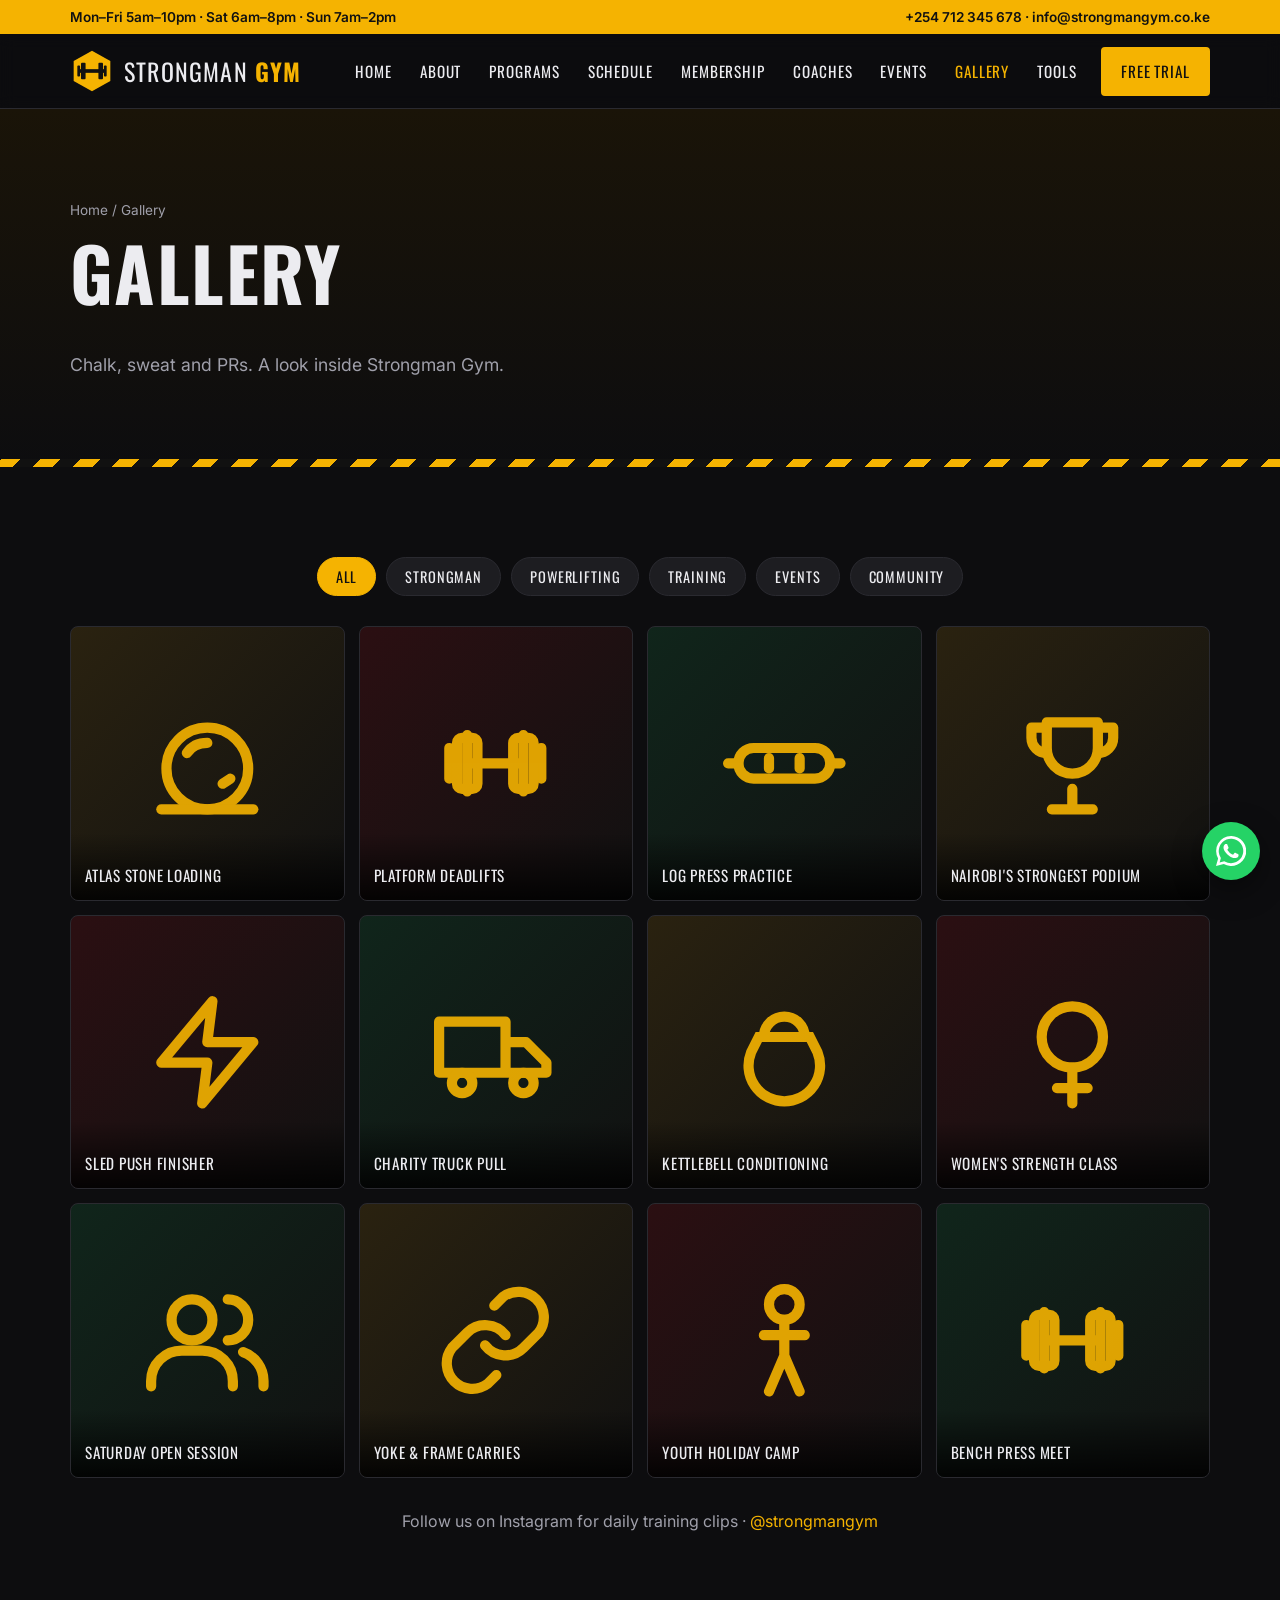
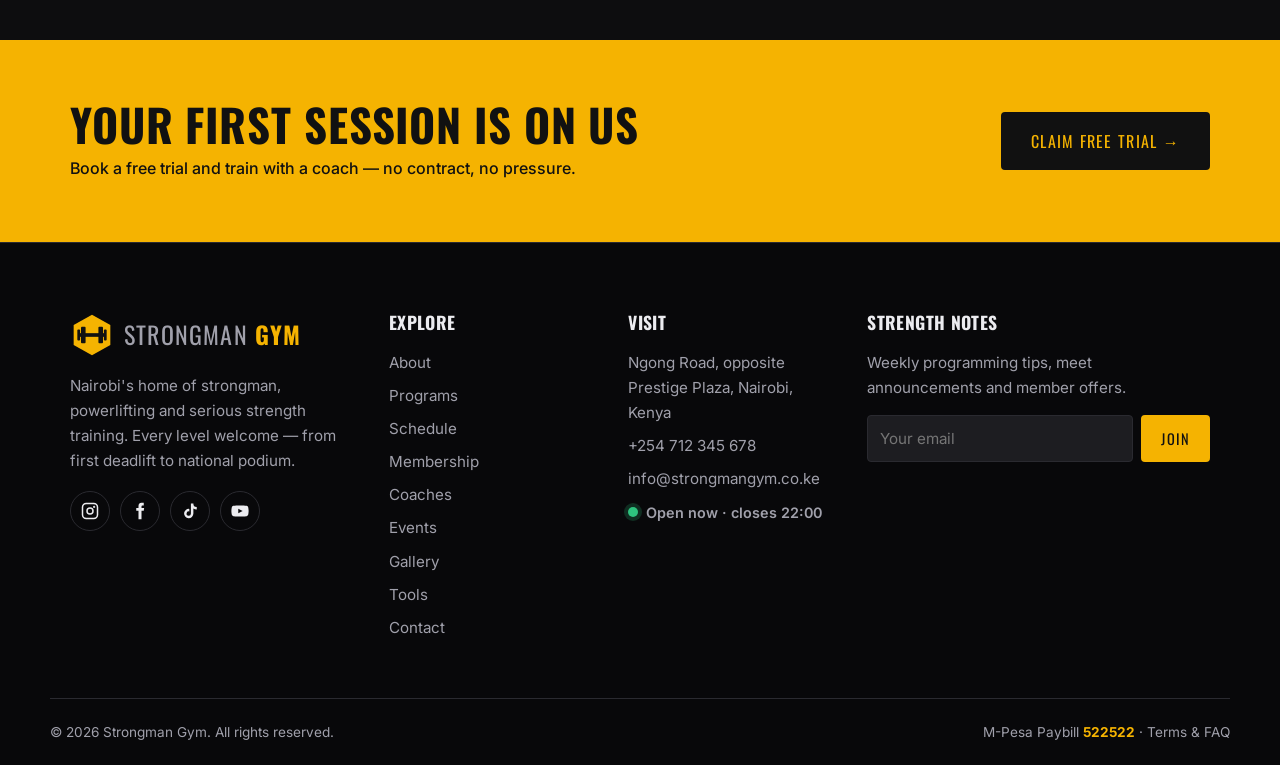
<file: gallery.html>
<!DOCTYPE html>
<html lang="en">
<head>
<meta charset="UTF-8">
<meta name="viewport" content="width=device-width, initial-scale=1">
<title>Gallery | Strongman Gym Nairobi</title>
<meta name="description" content="Photos from training, competitions and community events at Strongman Gym Nairobi.">
<meta name="theme-color" content="#0d0d0f">
<meta property="og:title" content="Gallery | Strongman Gym Nairobi">
<meta property="og:description" content="Photos from training, competitions and community events at Strongman Gym Nairobi.">
<link rel="icon" href="images/favicon.svg" type="image/svg+xml">
<link rel="preconnect" href="https://fonts.googleapis.com">
<link rel="preconnect" href="https://fonts.gstatic.com" crossorigin>
<link href="https://fonts.googleapis.com/css2?family=Inter:wght@400;500;600;700&family=Oswald:wght@500;700&display=swap" rel="stylesheet">
<link rel="stylesheet" href="css/style.css">
</head>
<body>
<a class="skip" href="#main">Skip to content</a>
<div class="topbar"><div class="container">
  <span>Mon–Fri 5am–10pm · Sat 6am–8pm · Sun 7am–2pm</span>
  <span><a data-cfg="phone" href="#">+254 712 345 678</a> · <a data-cfg="email" href="#">info@strongmangym.co.ke</a></span>
</div></div>
<header class="header">
  <nav class="container nav" aria-label="Main">
    <a class="logo" href="index.html" aria-label="Strongman Gym home"><svg viewBox="0 0 48 48" aria-hidden="true"><polygon points="24,2 44,13 44,35 24,46 4,35 4,13" fill="#f5b301"/><rect x="9" y="22" width="30" height="4" fill="#111"/><rect x="12" y="15" width="5" height="18" rx="1" fill="#111"/><rect x="31" y="15" width="5" height="18" rx="1" fill="#111"/><rect x="8" y="18" width="3" height="12" rx="1" fill="#111"/><rect x="37" y="18" width="3" height="12" rx="1" fill="#111"/></svg><span>Strongman <b>Gym</b></span></a>
    <button class="menu-toggle" aria-label="Open menu" aria-expanded="false" aria-controls="nav-links"><span></span><span></span><span></span></button>
    <ul class="nav-links" id="nav-links">
      <li><a href="index.html">Home</a></li><li><a href="about.html">About</a></li><li><a href="programs.html">Programs</a></li><li><a href="schedule.html">Schedule</a></li><li><a href="membership.html">Membership</a></li><li><a href="coaches.html">Coaches</a></li><li><a href="events.html">Events</a></li><li><a href="gallery.html">Gallery</a></li><li><a href="tools.html">Tools</a></li>
      <li><a class="btn" href="contact.html#join">Free Trial</a></li>
    </ul>
  </nav>
</header>
<main id="main">
<section class="page-hero"><div class="container">
  <div class="breadcrumb"><a href="index.html">Home</a> / Gallery</div>
  <h1>Gallery</h1>
  <p>Chalk, sweat and PRs. A look inside Strongman Gym.</p>
</div></section>
<section class="section"><div class="container">
  <div class="filters" data-target=".g-item" role="group" aria-label="Filter gallery">
    <button class="chip active" data-filter="all" aria-pressed="true">All</button>
    <button class="chip" data-filter="strongman" aria-pressed="false">Strongman</button>
    <button class="chip" data-filter="powerlifting" aria-pressed="false">Powerlifting</button>
    <button class="chip" data-filter="training" aria-pressed="false">Training</button>
    <button class="chip" data-filter="events" aria-pressed="false">Events</button>
    <button class="chip" data-filter="community" aria-pressed="false">Community</button>
  </div>
  <!-- To use a real photo, put <img src="images/your-photo.jpg" alt="..."> inside a .g-item instead of the icon. -->
  <div class="gallery"><button class="g-item reveal" data-type="strongman" aria-label="View: Atlas stone loading"><svg viewBox="0 0 24 24" fill="none" stroke="currentColor" stroke-width="2" stroke-linecap="round"><circle cx="12" cy="13" r="8"/><path d="M8 10c1-1.5 2.5-2 4-2M15 16l1.5-1"/><path d="M3 21h18"/></svg><span class="cap">Atlas stone loading</span></button><button class="g-item reveal" data-type="powerlifting" aria-label="View: Platform deadlifts"><svg viewBox="0 0 24 24" fill="none" stroke="currentColor" stroke-width="2" stroke-linecap="round" stroke-linejoin="round"><path d="M6.5 6.5v11M17.5 6.5v11M3 9v6M21 9v6M6.5 12h11"/><rect x="4.5" y="7" width="4" height="10" rx="1" fill="none"/><rect x="15.5" y="7" width="4" height="10" rx="1"/></svg><span class="cap">Platform deadlifts</span></button><button class="g-item reveal" data-type="strongman" aria-label="View: Log press practice"><svg viewBox="0 0 24 24" fill="none" stroke="currentColor" stroke-width="2" stroke-linecap="round"><rect x="3" y="9" width="18" height="6" rx="3"/><path d="M9 11v2M15 11v2M1 12h2M21 12h2"/></svg><span class="cap">Log press practice</span></button><button class="g-item reveal" data-type="events" aria-label="View: Nairobi's Strongest podium"><svg viewBox="0 0 24 24" fill="none" stroke="currentColor" stroke-width="2" stroke-linecap="round" stroke-linejoin="round"><path d="M8 21h8M12 17v4M7 4h10v5a5 5 0 0 1-10 0z"/><path d="M17 5h3v2a3 3 0 0 1-3 3M7 5H4v2a3 3 0 0 0 3 3"/></svg><span class="cap">Nairobi's Strongest podium</span></button><button class="g-item reveal" data-type="training" aria-label="View: Sled push finisher"><svg viewBox="0 0 24 24" fill="none" stroke="currentColor" stroke-width="2" stroke-linejoin="round"><path d="M13 2L3 14h9l-1 8 10-12h-9z"/></svg><span class="cap">Sled push finisher</span></button><button class="g-item reveal" data-type="events" aria-label="View: Charity truck pull"><svg viewBox="0 0 24 24" fill="none" stroke="currentColor" stroke-width="2" stroke-linecap="round" stroke-linejoin="round"><path d="M1 6h13v10H1zM14 10h4l4 4v2h-8"/><circle cx="5.5" cy="18" r="2"/><circle cx="17.5" cy="18" r="2"/></svg><span class="cap">Charity truck pull</span></button><button class="g-item reveal" data-type="training" aria-label="View: Kettlebell conditioning"><svg viewBox="0 0 24 24" fill="none" stroke="currentColor" stroke-width="2" stroke-linecap="round"><path d="M8 9a4 4 0 1 1 8 0"/><path d="M7 9h10l1.5 3a7 7 0 1 1-13 0z"/></svg><span class="cap">Kettlebell conditioning</span></button><button class="g-item reveal" data-type="training" aria-label="View: Women's strength class"><svg viewBox="0 0 24 24" fill="none" stroke="currentColor" stroke-width="2" stroke-linecap="round"><circle cx="12" cy="9" r="6"/><path d="M12 15v7M9 19h6"/></svg><span class="cap">Women's strength class</span></button><button class="g-item reveal" data-type="community" aria-label="View: Saturday open session"><svg viewBox="0 0 24 24" fill="none" stroke="currentColor" stroke-width="2" stroke-linecap="round"><circle cx="9" cy="8" r="4"/><path d="M1 21v-1a6 6 0 0 1 6-6h4a6 6 0 0 1 6 6v1"/><path d="M16 4a4 4 0 0 1 0 8M23 21v-1a6 6 0 0 0-4-5.7"/></svg><span class="cap">Saturday open session</span></button><button class="g-item reveal" data-type="strongman" aria-label="View: Yoke &amp; frame carries"><svg viewBox="0 0 24 24" fill="none" stroke="currentColor" stroke-width="2" stroke-linecap="round"><path d="M10 13a5 5 0 0 0 7.5.5l3-3a5 5 0 0 0-7-7l-1.7 1.7"/><path d="M14 11a5 5 0 0 0-7.5-.5l-3 3a5 5 0 0 0 7 7l1.7-1.7"/></svg><span class="cap">Yoke &amp; frame carries</span></button><button class="g-item reveal" data-type="community" aria-label="View: Youth holiday camp"><svg viewBox="0 0 24 24" fill="none" stroke="currentColor" stroke-width="2" stroke-linecap="round"><circle cx="12" cy="5" r="3"/><path d="M12 8v7M8 11h8M9 22l3-7 3 7"/></svg><span class="cap">Youth holiday camp</span></button><button class="g-item reveal" data-type="powerlifting" aria-label="View: Bench press meet"><svg viewBox="0 0 24 24" fill="none" stroke="currentColor" stroke-width="2" stroke-linecap="round" stroke-linejoin="round"><path d="M6.5 6.5v11M17.5 6.5v11M3 9v6M21 9v6M6.5 12h11"/><rect x="4.5" y="7" width="4" height="10" rx="1" fill="none"/><rect x="15.5" y="7" width="4" height="10" rx="1"/></svg><span class="cap">Bench press meet</span></button></div>
  <p class="center muted" style="margin-top:30px">Follow us on Instagram for daily training clips · <a data-cfg="social.instagram" href="#" target="_blank" rel="noopener">@strongmangym</a></p>
</div></section>
<div class="lightbox" role="dialog" aria-modal="true" aria-label="Image viewer">
  <button class="lb-close" aria-label="Close">×</button><button class="lb-prev" aria-label="Previous">‹</button><button class="lb-next" aria-label="Next">›</button>
  <div class="lb-inner"><div class="lb-stage"></div><div class="lb-cap"></div></div>
</div>
<section class="cta-band"><div class="container">
  <div><h2>Your first session is on us</h2><p>Book a free trial and train with a coach — no contract, no pressure.</p></div>
  <a class="btn" href="contact.html#join">Claim Free Trial →</a>
</div></section>
</main>
<footer class="footer">
  <div class="container footer-grid">
    <div>
      <a class="logo" href="index.html"><svg viewBox="0 0 48 48" aria-hidden="true"><polygon points="24,2 44,13 44,35 24,46 4,35 4,13" fill="#f5b301"/><rect x="9" y="22" width="30" height="4" fill="#111"/><rect x="12" y="15" width="5" height="18" rx="1" fill="#111"/><rect x="31" y="15" width="5" height="18" rx="1" fill="#111"/><rect x="8" y="18" width="3" height="12" rx="1" fill="#111"/><rect x="37" y="18" width="3" height="12" rx="1" fill="#111"/></svg><span>Strongman <b>Gym</b></span></a>
      <p style="margin-top:16px">Nairobi's home of strongman, powerlifting and serious strength training. Every level welcome — from first deadlift to national podium.</p>
      <div class="socials"><a data-cfg="social.instagram" href="#" aria-label="Instagram" target="_blank" rel="noopener"><svg viewBox="0 0 24 24" fill="none" stroke="currentColor" stroke-width="2"><rect x="2" y="2" width="20" height="20" rx="5"/><circle cx="12" cy="12" r="4"/><circle cx="17.5" cy="6.5" r=".5" fill="currentColor"/></svg></a><a data-cfg="social.facebook" href="#" aria-label="Facebook" target="_blank" rel="noopener"><svg viewBox="0 0 24 24" fill="currentColor"><path d="M14 8V6c0-1 .5-1.5 1.5-1.5H17V1h-3c-3 0-4 2-4 4.5V8H7v3.5h3V23h4V11.5h3l.5-3.5z"/></svg></a><a data-cfg="social.tiktok" href="#" aria-label="Tiktok" target="_blank" rel="noopener"><svg viewBox="0 0 24 24" fill="currentColor"><path d="M16.5 2h-3.3v13.4a2.9 2.9 0 1 1-2.1-2.8V9.2a6.2 6.2 0 1 0 5.4 6.2V8.6a7.6 7.6 0 0 0 4.5 1.4V6.7a4.5 4.5 0 0 1-4.5-4.7z"/></svg></a><a data-cfg="social.youtube" href="#" aria-label="Youtube" target="_blank" rel="noopener"><svg viewBox="0 0 24 24" fill="currentColor"><path d="M23 7.2a3 3 0 0 0-2.1-2.1C19 4.6 12 4.6 12 4.6s-7 0-8.9.5A3 3 0 0 0 1 7.2 31 31 0 0 0 .5 12 31 31 0 0 0 1 16.8a3 3 0 0 0 2.1 2.1c1.9.5 8.9.5 8.9.5s7 0 8.9-.5a3 3 0 0 0 2.1-2.1 31 31 0 0 0 .5-4.8 31 31 0 0 0-.5-4.8zM9.7 15.1V8.9l5.8 3.1z"/></svg></a></div>
    </div>
    <div>
      <h4>Explore</h4>
      <ul><li><a href="about.html">About</a></li><li><a href="programs.html">Programs</a></li><li><a href="schedule.html">Schedule</a></li><li><a href="membership.html">Membership</a></li><li><a href="coaches.html">Coaches</a></li><li><a href="events.html">Events</a></li><li><a href="gallery.html">Gallery</a></li><li><a href="tools.html">Tools</a></li><li><a href="contact.html">Contact</a></li></ul>
    </div>
    <div>
      <h4>Visit</h4>
      <ul>
        <li data-cfg="address">Ngong Road, Nairobi</li>
        <li><a data-cfg="phone" href="#">+254 712 345 678</a></li>
        <li><a data-cfg="email" href="#">info@strongmangym.co.ke</a></li>
        <li><span class="open-now" data-open-status>Open now</span></li>
      </ul>
    </div>
    <div>
      <h4>Strength Notes</h4>
      <p>Weekly programming tips, meet announcements and member offers.</p>
      <form class="newsletter" novalidate><label class="skip" for="nl-gallery">Email</label><input id="nl-gallery" type="email" placeholder="Your email" required><button class="btn small" type="submit">Join</button></form>
      <div class="msg" role="status"></div>
    </div>
  </div>
  <div class="container footer-bottom">
    <span>© <span class="year">2026</span> Strongman Gym. All rights reserved.</span>
    <span>M-Pesa Paybill <b class="yellow" data-cfg="mpesaPaybill">522522</b> · <a href="membership.html#faq">Terms &amp; FAQ</a></span>
  </div>
</footer>
<a class="whatsapp" data-wa href="#" target="_blank" rel="noopener" aria-label="Chat with us on WhatsApp"><svg viewBox="0 0 24 24" fill="currentColor"><path d="M17.5 14.4c-.3-.1-1.8-.9-2-1-.3-.1-.5-.1-.7.1-.2.3-.8 1-.9 1.2-.2.2-.3.2-.6.1-.3-.1-1.3-.5-2.4-1.5-.9-.8-1.5-1.8-1.7-2.1-.2-.3 0-.5.1-.6l.4-.5.3-.5c.1-.2 0-.4 0-.5l-.9-2.2c-.2-.6-.5-.5-.7-.5h-.6c-.2 0-.5.1-.8.4-.3.3-1 1-1 2.5s1.1 2.9 1.2 3.1c.1.2 2.1 3.2 5.1 4.5.7.3 1.3.5 1.7.6.7.2 1.4.2 1.9.1.6-.1 1.8-.7 2-1.4.2-.7.2-1.3.2-1.4-.1-.1-.3-.2-.6-.3zM12 21.8a9.8 9.8 0 0 1-5-1.4l-.4-.2-3.7 1 1-3.6-.2-.4A9.8 9.8 0 1 1 12 21.8zM12 0a12 12 0 0 0-10.3 18L0 24l6.2-1.6A12 12 0 1 0 12 0z"/></svg></a>
<button class="to-top" aria-label="Back to top">↑</button>
<script src="js/config.js"></script>
<script src="js/main.js"></script>
</body>
</html>
</file>
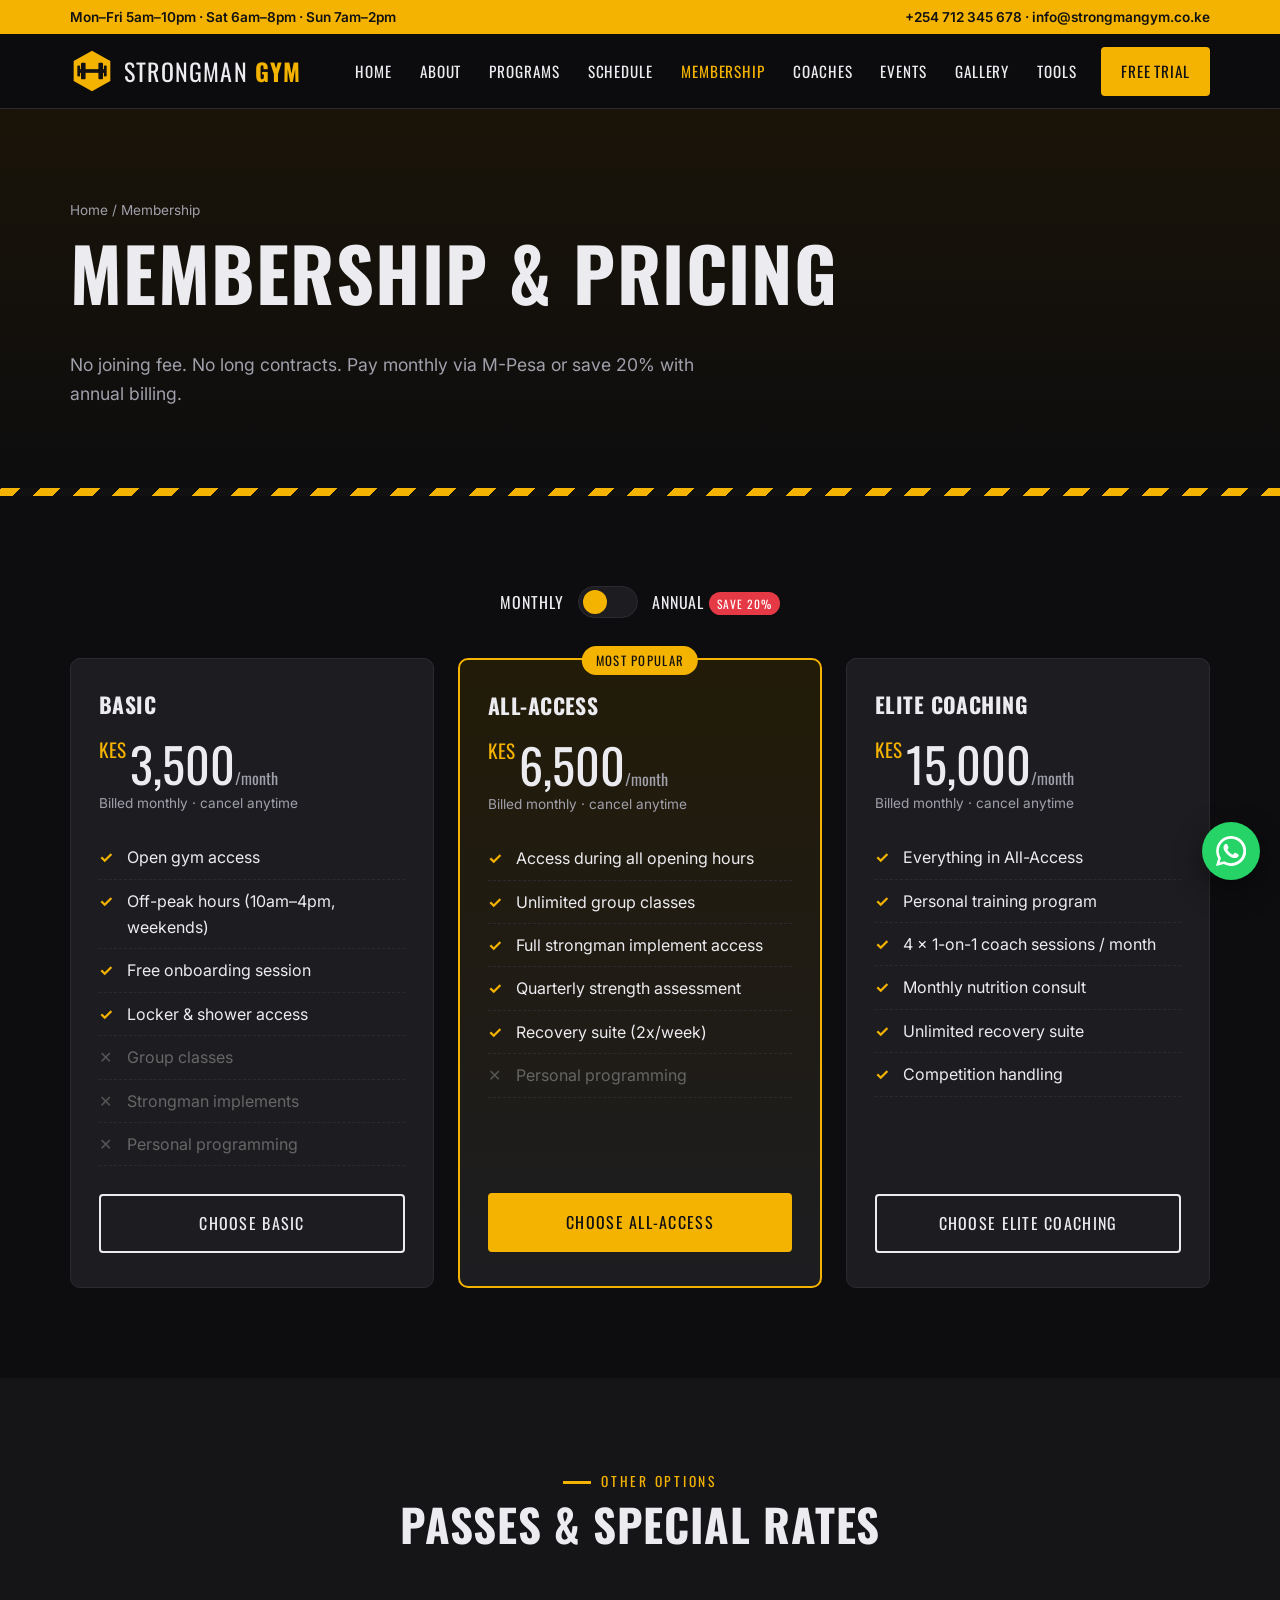
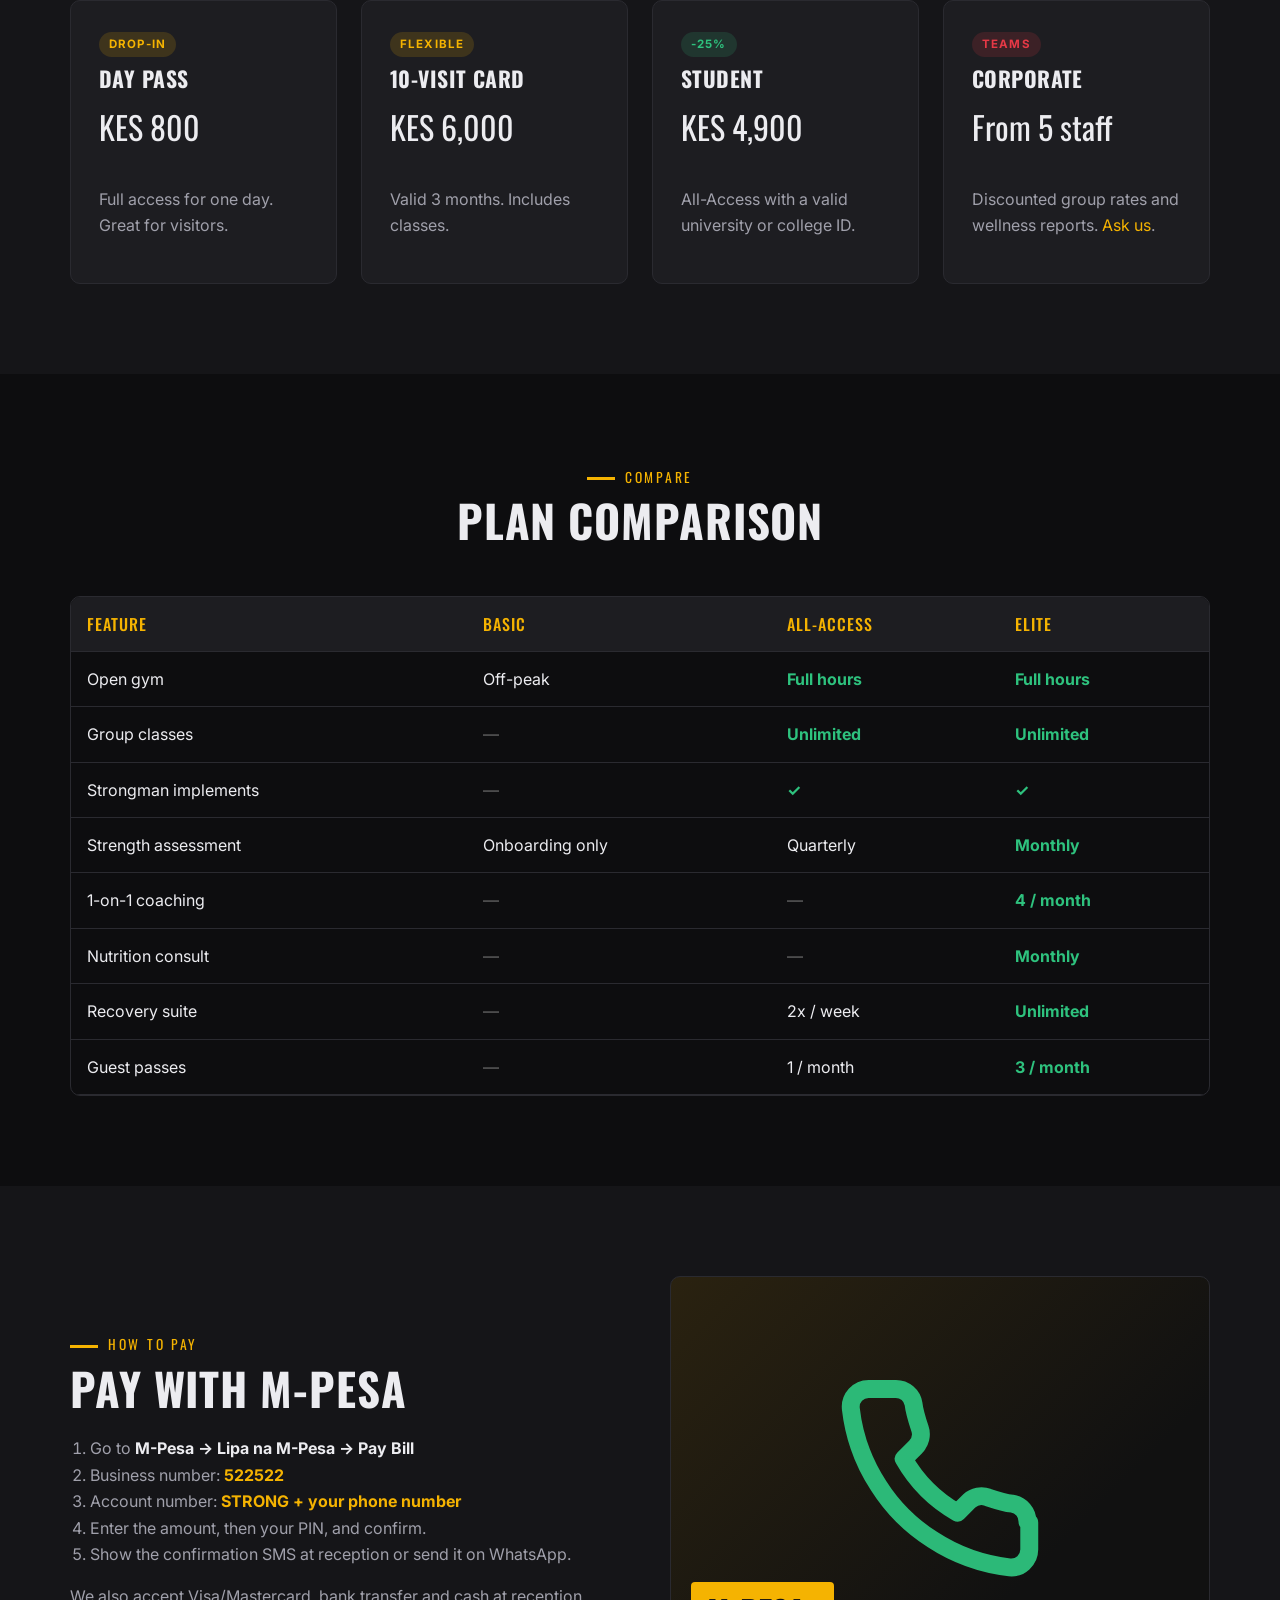
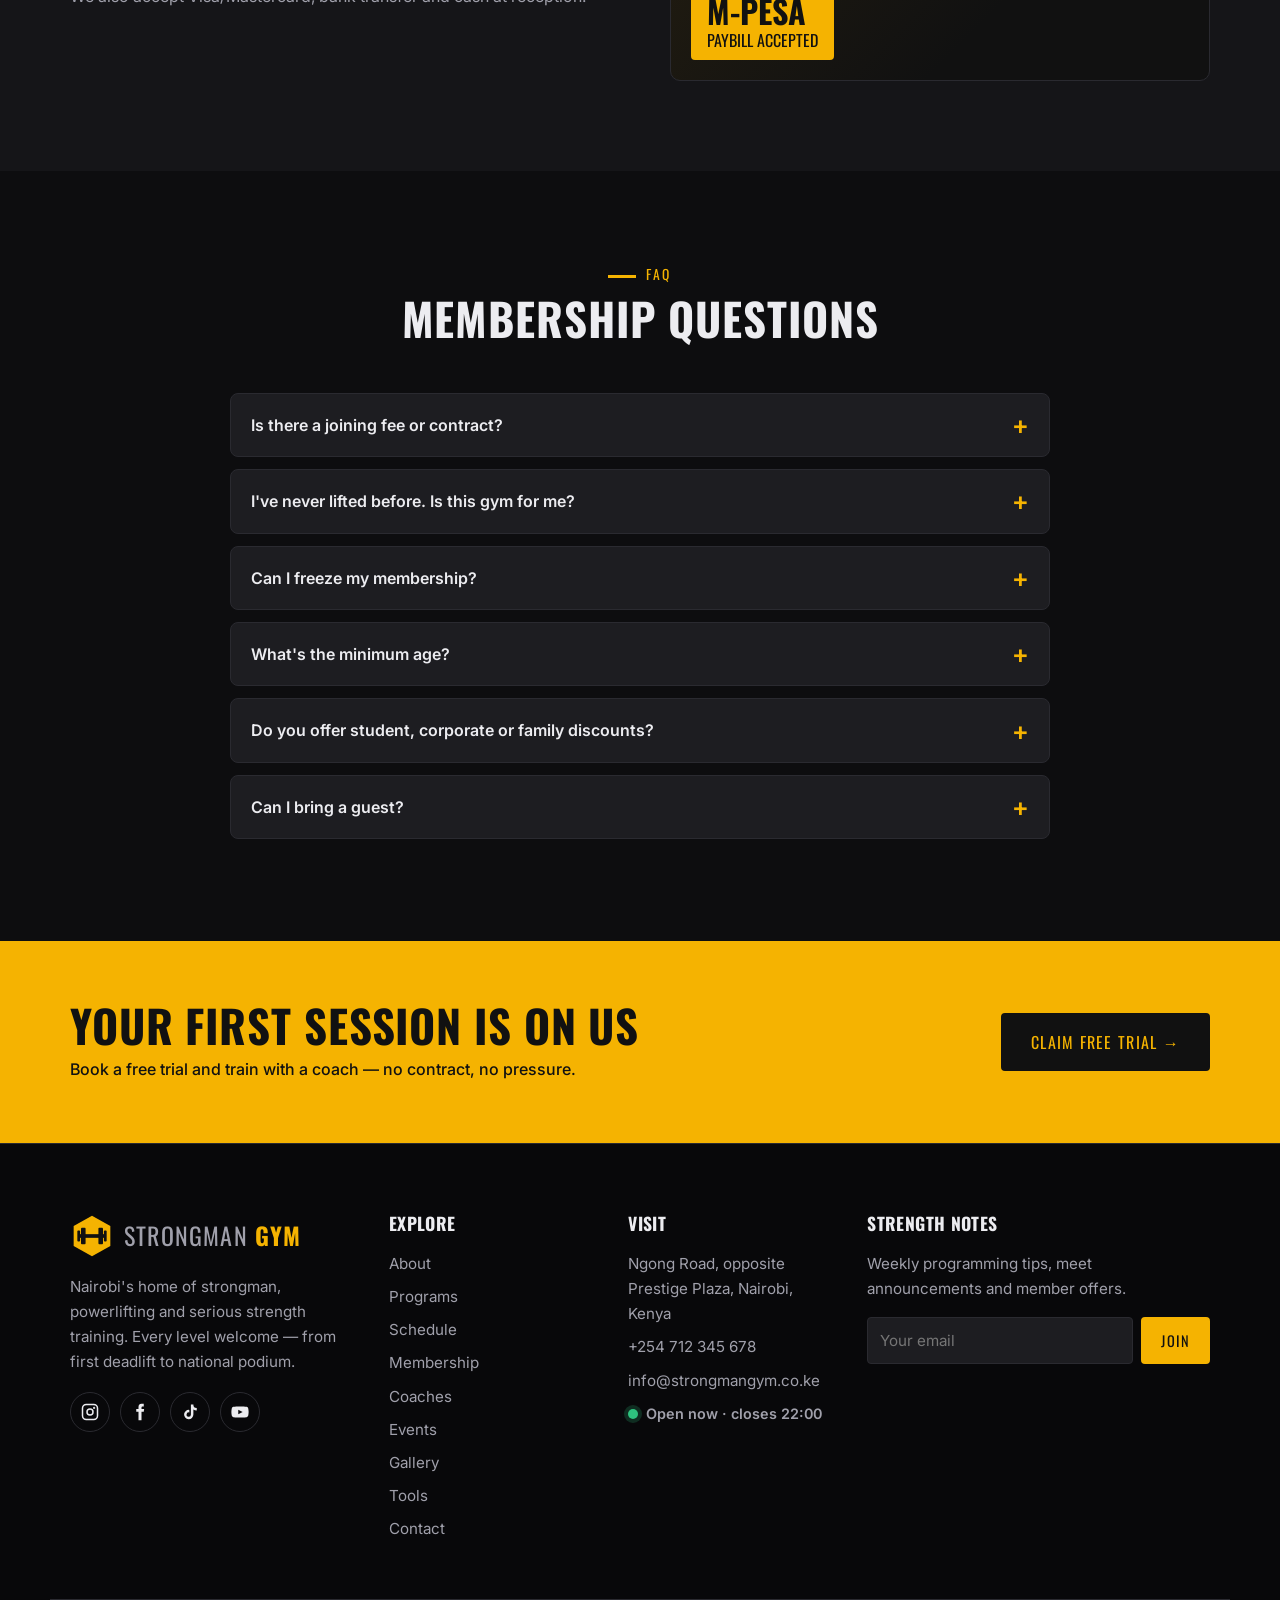
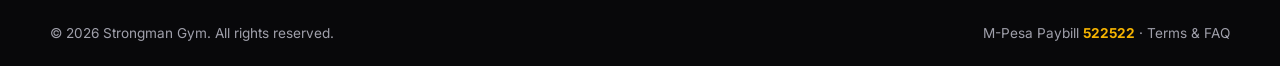
<file: membership.html>
<!DOCTYPE html>
<html lang="en">
<head>
<meta charset="UTF-8">
<meta name="viewport" content="width=device-width, initial-scale=1">
<title>Membership & Pricing | Strongman Gym Nairobi</title>
<meta name="description" content="Strongman Gym membership plans from KES 3,500 per month. Pay by M-Pesa. No joining fee. Student and corporate rates available.">
<meta name="theme-color" content="#0d0d0f">
<meta property="og:title" content="Membership & Pricing | Strongman Gym Nairobi">
<meta property="og:description" content="Strongman Gym membership plans from KES 3,500 per month. Pay by M-Pesa. No joining fee. Student and corporate rates available.">
<link rel="icon" href="images/favicon.svg" type="image/svg+xml">
<link rel="preconnect" href="https://fonts.googleapis.com">
<link rel="preconnect" href="https://fonts.gstatic.com" crossorigin>
<link href="https://fonts.googleapis.com/css2?family=Inter:wght@400;500;600;700&family=Oswald:wght@500;700&display=swap" rel="stylesheet">
<link rel="stylesheet" href="css/style.css">
</head>
<body>
<a class="skip" href="#main">Skip to content</a>
<div class="topbar"><div class="container">
  <span>Mon–Fri 5am–10pm · Sat 6am–8pm · Sun 7am–2pm</span>
  <span><a data-cfg="phone" href="#">+254 712 345 678</a> · <a data-cfg="email" href="#">info@strongmangym.co.ke</a></span>
</div></div>
<header class="header">
  <nav class="container nav" aria-label="Main">
    <a class="logo" href="index.html" aria-label="Strongman Gym home"><svg viewBox="0 0 48 48" aria-hidden="true"><polygon points="24,2 44,13 44,35 24,46 4,35 4,13" fill="#f5b301"/><rect x="9" y="22" width="30" height="4" fill="#111"/><rect x="12" y="15" width="5" height="18" rx="1" fill="#111"/><rect x="31" y="15" width="5" height="18" rx="1" fill="#111"/><rect x="8" y="18" width="3" height="12" rx="1" fill="#111"/><rect x="37" y="18" width="3" height="12" rx="1" fill="#111"/></svg><span>Strongman <b>Gym</b></span></a>
    <button class="menu-toggle" aria-label="Open menu" aria-expanded="false" aria-controls="nav-links"><span></span><span></span><span></span></button>
    <ul class="nav-links" id="nav-links">
      <li><a href="index.html">Home</a></li><li><a href="about.html">About</a></li><li><a href="programs.html">Programs</a></li><li><a href="schedule.html">Schedule</a></li><li><a href="membership.html">Membership</a></li><li><a href="coaches.html">Coaches</a></li><li><a href="events.html">Events</a></li><li><a href="gallery.html">Gallery</a></li><li><a href="tools.html">Tools</a></li>
      <li><a class="btn" href="contact.html#join">Free Trial</a></li>
    </ul>
  </nav>
</header>
<main id="main">
<section class="page-hero"><div class="container">
  <div class="breadcrumb"><a href="index.html">Home</a> / Membership</div>
  <h1>Membership &amp; Pricing</h1>
  <p>No joining fee. No long contracts. Pay monthly via M-Pesa or save 20% with annual billing.</p>
</div></section>
<section class="section"><div class="container">
  <div class="billing-toggle"><span>Monthly</span><div class="switch" id="billing" role="switch" tabindex="0" aria-checked="false" aria-label="Annual billing"></div><span>Annual <span class="save">Save 20%</span></span></div>
  <div class="grid grid-3"><div class="card plan reveal" data-monthly="3500">
<h3>Basic</h3><div class="price"><span class="cur">KES</span><span class="amt">3,500</span><small class="per">/month</small></div><div class="billed">Billed monthly · cancel anytime</div>
<ul><li>Open gym access</li><li>Off-peak hours (10am–4pm, weekends)</li><li>Free onboarding session</li><li>Locker &amp; shower access</li><li class="no">Group classes</li><li class="no">Strongman implements</li><li class="no">Personal programming</li></ul>
<a class="btn ghost block" href="contact.html?plan=basic#join">Choose Basic</a></div><div class="card plan featured reveal" data-monthly="6500"><span class="ribbon">Most Popular</span>
<h3>All-Access</h3><div class="price"><span class="cur">KES</span><span class="amt">6,500</span><small class="per">/month</small></div><div class="billed">Billed monthly · cancel anytime</div>
<ul><li>Access during all opening hours</li><li>Unlimited group classes</li><li>Full strongman implement access</li><li>Quarterly strength assessment</li><li>Recovery suite (2x/week)</li><li class="no">Personal programming</li></ul>
<a class="btn block" href="contact.html?plan=allaccess#join">Choose All-Access</a></div><div class="card plan reveal" data-monthly="15000">
<h3>Elite Coaching</h3><div class="price"><span class="cur">KES</span><span class="amt">15,000</span><small class="per">/month</small></div><div class="billed">Billed monthly · cancel anytime</div>
<ul><li>Everything in All-Access</li><li>Personal training program</li><li>4 x 1-on-1 coach sessions / month</li><li>Monthly nutrition consult</li><li>Unlimited recovery suite</li><li>Competition handling</li></ul>
<a class="btn ghost block" href="contact.html?plan=elite#join">Choose Elite Coaching</a></div></div>
</div></section>

<section class="section alt"><div class="container">
  <div class="section-head reveal"><span class="eyebrow">Other Options</span><h2>Passes &amp; Special Rates</h2></div>
  <div class="grid grid-4">
    <div class="card reveal"><span class="tag">Drop-in</span><h3>Day Pass</h3><p class="price" style="font-family:var(--head);font-size:2rem;color:var(--text)">KES 800</p><p>Full access for one day. Great for visitors.</p></div>
    <div class="card reveal"><span class="tag">Flexible</span><h3>10-Visit Card</h3><p class="price" style="font-family:var(--head);font-size:2rem;color:var(--text)">KES 6,000</p><p>Valid 3 months. Includes classes.</p></div>
    <div class="card reveal"><span class="tag green">-25%</span><h3>Student</h3><p class="price" style="font-family:var(--head);font-size:2rem;color:var(--text)">KES 4,900</p><p>All-Access with a valid university or college ID.</p></div>
    <div class="card reveal"><span class="tag red">Teams</span><h3>Corporate</h3><p class="price" style="font-family:var(--head);font-size:2rem;color:var(--text)">From 5 staff</p><p>Discounted group rates and wellness reports. <a href="contact.html">Ask us</a>.</p></div>
  </div>
</div></section>

<section class="section"><div class="container">
  <div class="section-head reveal"><span class="eyebrow">Compare</span><h2>Plan Comparison</h2></div>
  <div class="table-wrap reveal"><table>
    <thead><tr><th>Feature</th><th>Basic</th><th>All-Access</th><th>Elite</th></tr></thead>
    <tbody>
      <tr><td>Open gym</td><td>Off-peak</td><td class="yes">Full hours</td><td class="yes">Full hours</td></tr>
      <tr><td>Group classes</td><td class="no">—</td><td class="yes">Unlimited</td><td class="yes">Unlimited</td></tr>
      <tr><td>Strongman implements</td><td class="no">—</td><td class="yes">✓</td><td class="yes">✓</td></tr>
      <tr><td>Strength assessment</td><td>Onboarding only</td><td>Quarterly</td><td class="yes">Monthly</td></tr>
      <tr><td>1-on-1 coaching</td><td class="no">—</td><td class="no">—</td><td class="yes">4 / month</td></tr>
      <tr><td>Nutrition consult</td><td class="no">—</td><td class="no">—</td><td class="yes">Monthly</td></tr>
      <tr><td>Recovery suite</td><td class="no">—</td><td>2x / week</td><td class="yes">Unlimited</td></tr>
      <tr><td>Guest passes</td><td class="no">—</td><td>1 / month</td><td class="yes">3 / month</td></tr>
    </tbody>
  </table></div>
</div></section>

<section class="section alt"><div class="container split">
  <div class="reveal">
    <span class="eyebrow">How To Pay</span>
    <h2>Pay With M-Pesa</h2>
    <ol class="muted" style="padding-left:20px">
      <li>Go to <strong style="color:var(--text)">M-Pesa → Lipa na M-Pesa → Pay Bill</strong></li>
      <li>Business number: <strong class="yellow" data-cfg="mpesaPaybill">522522</strong></li>
      <li>Account number: <strong class="yellow" data-cfg="mpesaAccount">STRONG + your phone number</strong></li>
      <li>Enter the amount, then your PIN, and confirm.</li>
      <li>Show the confirmation SMS at reception or send it on WhatsApp.</li>
    </ol>
    <p class="muted">We also accept Visa/Mastercard, bank transfer and cash at reception.</p>
  </div>
  <div class="visual reveal"><svg style="color:#2ec27e;width:40%" viewBox="0 0 24 24" fill="none" stroke="currentColor" stroke-width="2" stroke-linecap="round" stroke-linejoin="round"><path d="M22 16.9v3a2 2 0 0 1-2.2 2 19.8 19.8 0 0 1-8.6-3.1 19.5 19.5 0 0 1-6-6A19.8 19.8 0 0 1 2.1 4.2 2 2 0 0 1 4.1 2h3a2 2 0 0 1 2 1.7c.1.9.4 1.8.7 2.7a2 2 0 0 1-.5 2.1L8 9.8a16 16 0 0 0 6 6l1.3-1.3a2 2 0 0 1 2.1-.4c.9.3 1.8.6 2.7.7a2 2 0 0 1 1.7 2z"/></svg><div class="badge"><strong>M-Pesa</strong>Paybill accepted</div></div>
</div></section>

<section class="section" id="faq"><div class="container">
  <div class="section-head reveal"><span class="eyebrow">FAQ</span><h2>Membership Questions</h2></div>
  <div class="faq"><div class="faq-item"><button class="faq-q" aria-expanded="false">Is there a joining fee or contract?</button><div class="faq-a"><div>No joining fee and no lock-in contract. Monthly plans roll month-to-month — just give 7 days' notice to cancel. Annual plans are paid upfront and are non-refundable but can be transferred to a friend.</div></div></div><div class="faq-item"><button class="faq-q" aria-expanded="false">I've never lifted before. Is this gym for me?</button><div class="faq-a"><div>Absolutely. Most of our members started as complete beginners. Every new member gets a free coached onboarding session and our classes scale every exercise to your level.</div></div></div><div class="faq-item"><button class="faq-q" aria-expanded="false">Can I freeze my membership?</button><div class="faq-a"><div>Yes. You can freeze for up to 2 months per year for travel, illness or injury at no cost. Just tell reception or message us on WhatsApp.</div></div></div><div class="faq-item"><button class="faq-q" aria-expanded="false">What's the minimum age?</button><div class="faq-a"><div>Youth Athletics is for ages 12–17 with parental consent. Open gym and adult classes are 16+ (16–17 year-olds need a parent's signature).</div></div></div><div class="faq-item"><button class="faq-q" aria-expanded="false">Do you offer student, corporate or family discounts?</button><div class="faq-a"><div>Students save 25% on All-Access with a valid ID. Couples and families get 10% off each additional member. Companies of 5+ staff get custom rates.</div></div></div><div class="faq-item"><button class="faq-q" aria-expanded="false">Can I bring a guest?</button><div class="faq-a"><div>All-Access members get 1 guest pass per month, Elite members get 3. Otherwise guests can buy a KES 800 day pass.</div></div></div></div>
</div></section>
<section class="cta-band"><div class="container">
  <div><h2>Your first session is on us</h2><p>Book a free trial and train with a coach — no contract, no pressure.</p></div>
  <a class="btn" href="contact.html#join">Claim Free Trial →</a>
</div></section>
</main>
<footer class="footer">
  <div class="container footer-grid">
    <div>
      <a class="logo" href="index.html"><svg viewBox="0 0 48 48" aria-hidden="true"><polygon points="24,2 44,13 44,35 24,46 4,35 4,13" fill="#f5b301"/><rect x="9" y="22" width="30" height="4" fill="#111"/><rect x="12" y="15" width="5" height="18" rx="1" fill="#111"/><rect x="31" y="15" width="5" height="18" rx="1" fill="#111"/><rect x="8" y="18" width="3" height="12" rx="1" fill="#111"/><rect x="37" y="18" width="3" height="12" rx="1" fill="#111"/></svg><span>Strongman <b>Gym</b></span></a>
      <p style="margin-top:16px">Nairobi's home of strongman, powerlifting and serious strength training. Every level welcome — from first deadlift to national podium.</p>
      <div class="socials"><a data-cfg="social.instagram" href="#" aria-label="Instagram" target="_blank" rel="noopener"><svg viewBox="0 0 24 24" fill="none" stroke="currentColor" stroke-width="2"><rect x="2" y="2" width="20" height="20" rx="5"/><circle cx="12" cy="12" r="4"/><circle cx="17.5" cy="6.5" r=".5" fill="currentColor"/></svg></a><a data-cfg="social.facebook" href="#" aria-label="Facebook" target="_blank" rel="noopener"><svg viewBox="0 0 24 24" fill="currentColor"><path d="M14 8V6c0-1 .5-1.5 1.5-1.5H17V1h-3c-3 0-4 2-4 4.5V8H7v3.5h3V23h4V11.5h3l.5-3.5z"/></svg></a><a data-cfg="social.tiktok" href="#" aria-label="Tiktok" target="_blank" rel="noopener"><svg viewBox="0 0 24 24" fill="currentColor"><path d="M16.5 2h-3.3v13.4a2.9 2.9 0 1 1-2.1-2.8V9.2a6.2 6.2 0 1 0 5.4 6.2V8.6a7.6 7.6 0 0 0 4.5 1.4V6.7a4.5 4.5 0 0 1-4.5-4.7z"/></svg></a><a data-cfg="social.youtube" href="#" aria-label="Youtube" target="_blank" rel="noopener"><svg viewBox="0 0 24 24" fill="currentColor"><path d="M23 7.2a3 3 0 0 0-2.1-2.1C19 4.6 12 4.6 12 4.6s-7 0-8.9.5A3 3 0 0 0 1 7.2 31 31 0 0 0 .5 12 31 31 0 0 0 1 16.8a3 3 0 0 0 2.1 2.1c1.9.5 8.9.5 8.9.5s7 0 8.9-.5a3 3 0 0 0 2.1-2.1 31 31 0 0 0 .5-4.8 31 31 0 0 0-.5-4.8zM9.7 15.1V8.9l5.8 3.1z"/></svg></a></div>
    </div>
    <div>
      <h4>Explore</h4>
      <ul><li><a href="about.html">About</a></li><li><a href="programs.html">Programs</a></li><li><a href="schedule.html">Schedule</a></li><li><a href="membership.html">Membership</a></li><li><a href="coaches.html">Coaches</a></li><li><a href="events.html">Events</a></li><li><a href="gallery.html">Gallery</a></li><li><a href="tools.html">Tools</a></li><li><a href="contact.html">Contact</a></li></ul>
    </div>
    <div>
      <h4>Visit</h4>
      <ul>
        <li data-cfg="address">Ngong Road, Nairobi</li>
        <li><a data-cfg="phone" href="#">+254 712 345 678</a></li>
        <li><a data-cfg="email" href="#">info@strongmangym.co.ke</a></li>
        <li><span class="open-now" data-open-status>Open now</span></li>
      </ul>
    </div>
    <div>
      <h4>Strength Notes</h4>
      <p>Weekly programming tips, meet announcements and member offers.</p>
      <form class="newsletter" novalidate><label class="skip" for="nl-membership">Email</label><input id="nl-membership" type="email" placeholder="Your email" required><button class="btn small" type="submit">Join</button></form>
      <div class="msg" role="status"></div>
    </div>
  </div>
  <div class="container footer-bottom">
    <span>© <span class="year">2026</span> Strongman Gym. All rights reserved.</span>
    <span>M-Pesa Paybill <b class="yellow" data-cfg="mpesaPaybill">522522</b> · <a href="membership.html#faq">Terms &amp; FAQ</a></span>
  </div>
</footer>
<a class="whatsapp" data-wa href="#" target="_blank" rel="noopener" aria-label="Chat with us on WhatsApp"><svg viewBox="0 0 24 24" fill="currentColor"><path d="M17.5 14.4c-.3-.1-1.8-.9-2-1-.3-.1-.5-.1-.7.1-.2.3-.8 1-.9 1.2-.2.2-.3.2-.6.1-.3-.1-1.3-.5-2.4-1.5-.9-.8-1.5-1.8-1.7-2.1-.2-.3 0-.5.1-.6l.4-.5.3-.5c.1-.2 0-.4 0-.5l-.9-2.2c-.2-.6-.5-.5-.7-.5h-.6c-.2 0-.5.1-.8.4-.3.3-1 1-1 2.5s1.1 2.9 1.2 3.1c.1.2 2.1 3.2 5.1 4.5.7.3 1.3.5 1.7.6.7.2 1.4.2 1.9.1.6-.1 1.8-.7 2-1.4.2-.7.2-1.3.2-1.4-.1-.1-.3-.2-.6-.3zM12 21.8a9.8 9.8 0 0 1-5-1.4l-.4-.2-3.7 1 1-3.6-.2-.4A9.8 9.8 0 1 1 12 21.8zM12 0a12 12 0 0 0-10.3 18L0 24l6.2-1.6A12 12 0 1 0 12 0z"/></svg></a>
<button class="to-top" aria-label="Back to top">↑</button>
<script src="js/config.js"></script>
<script src="js/main.js"></script>
</body>
</html>
</file>
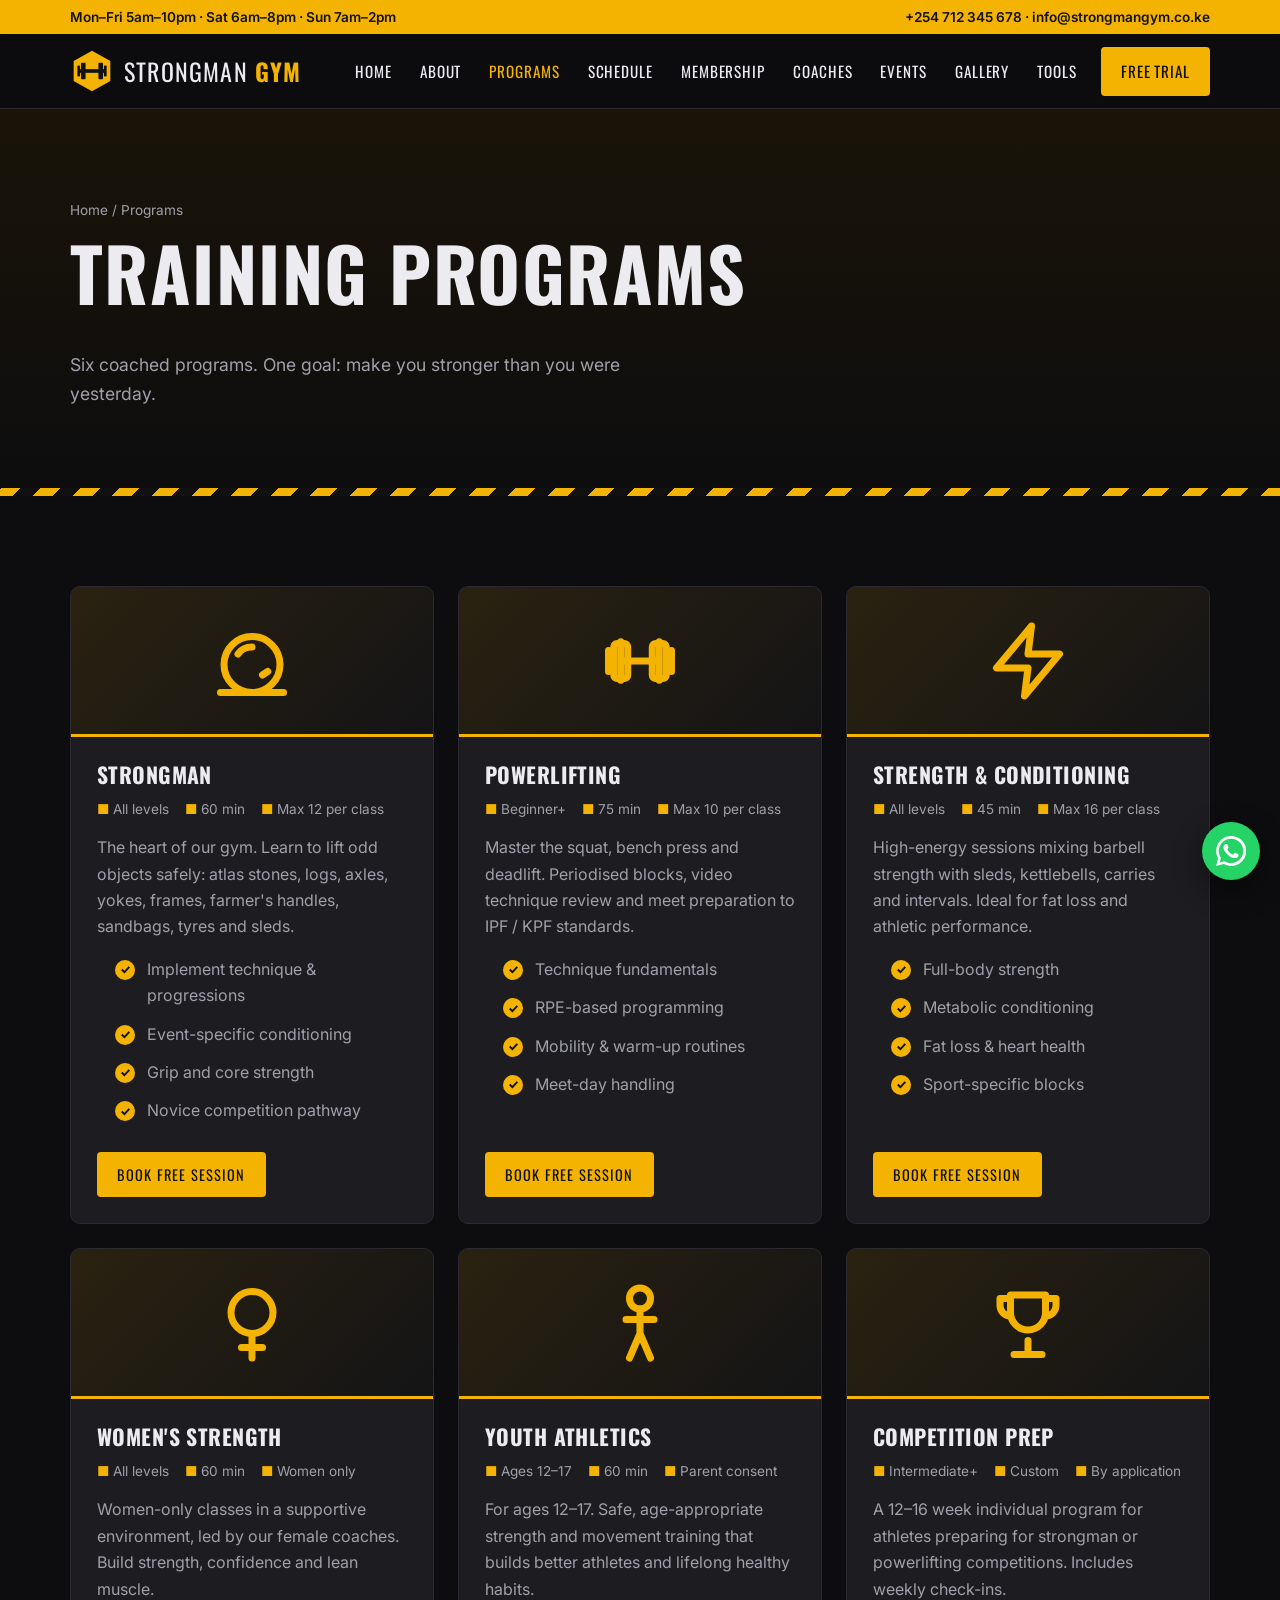
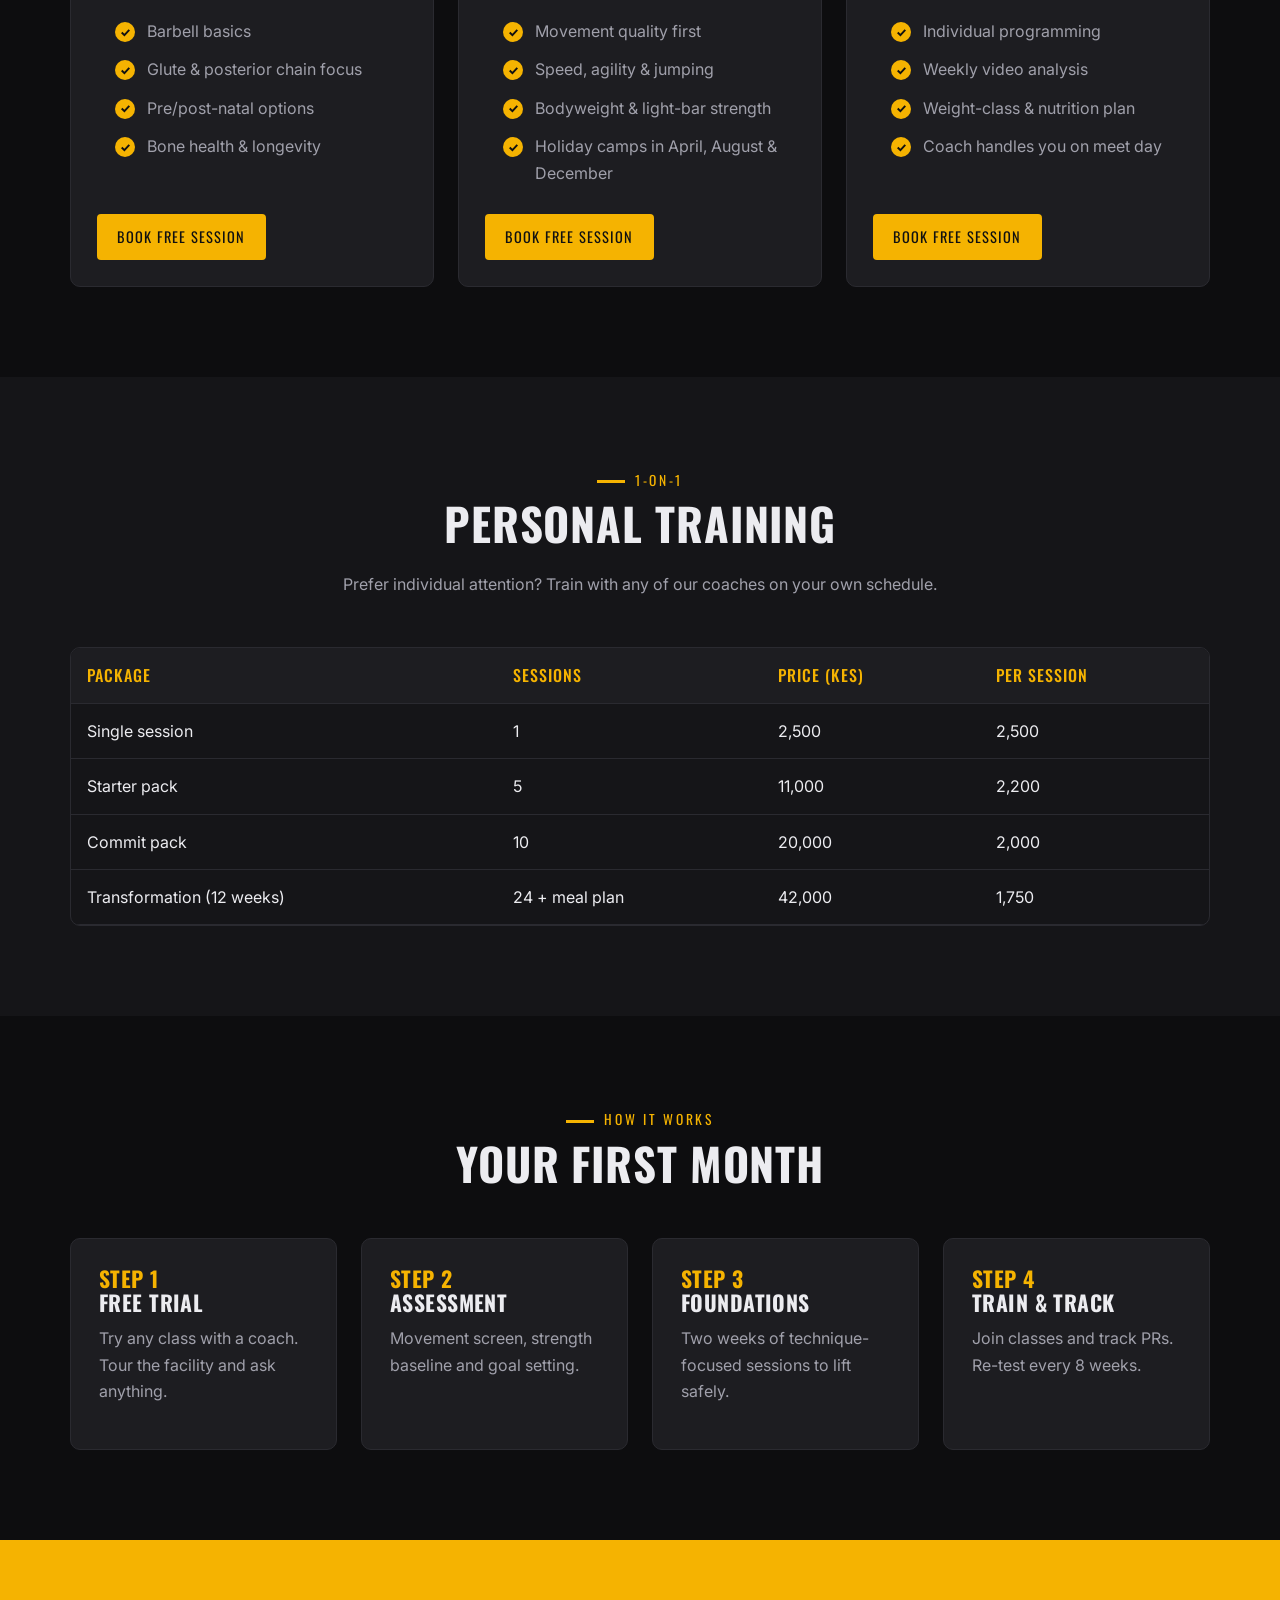
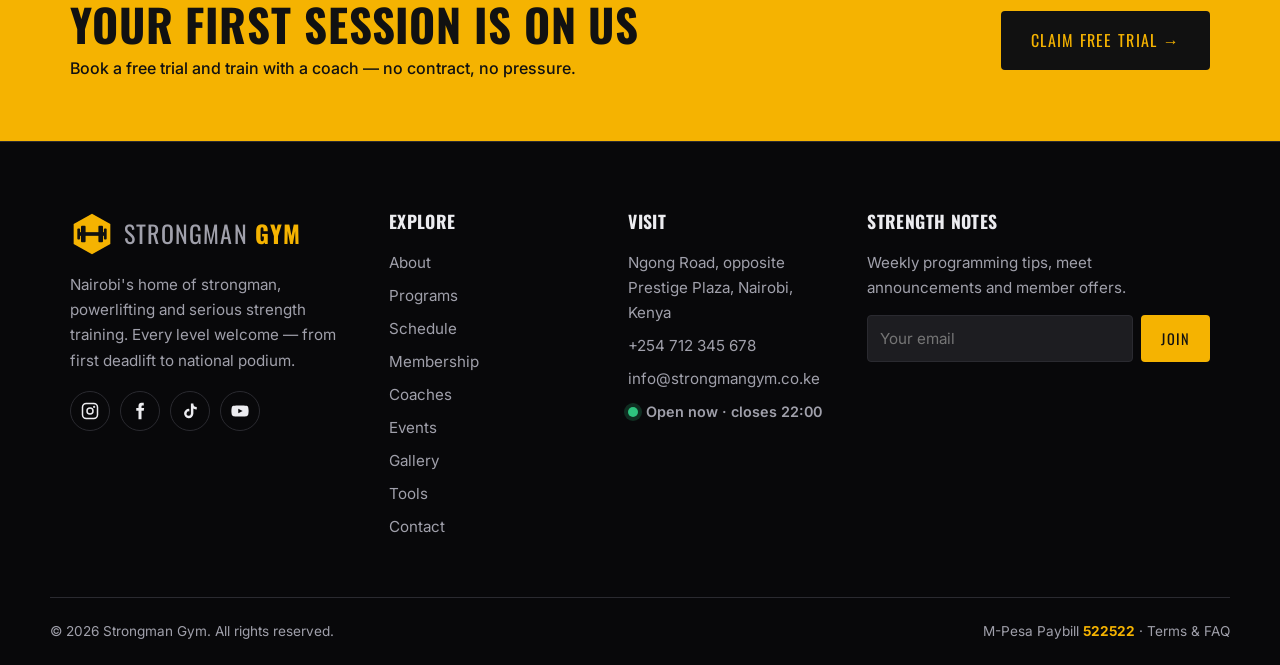
<file: programs.html>
<!DOCTYPE html>
<html lang="en">
<head>
<meta charset="UTF-8">
<meta name="viewport" content="width=device-width, initial-scale=1">
<title>Programs | Strongman Gym Nairobi</title>
<meta name="description" content="Strongman, powerlifting, strength & conditioning, women's strength, youth athletics and competition prep programs in Nairobi.">
<meta name="theme-color" content="#0d0d0f">
<meta property="og:title" content="Programs | Strongman Gym Nairobi">
<meta property="og:description" content="Strongman, powerlifting, strength & conditioning, women's strength, youth athletics and competition prep programs in Nairobi.">
<link rel="icon" href="images/favicon.svg" type="image/svg+xml">
<link rel="preconnect" href="https://fonts.googleapis.com">
<link rel="preconnect" href="https://fonts.gstatic.com" crossorigin>
<link href="https://fonts.googleapis.com/css2?family=Inter:wght@400;500;600;700&family=Oswald:wght@500;700&display=swap" rel="stylesheet">
<link rel="stylesheet" href="css/style.css">
</head>
<body>
<a class="skip" href="#main">Skip to content</a>
<div class="topbar"><div class="container">
  <span>Mon–Fri 5am–10pm · Sat 6am–8pm · Sun 7am–2pm</span>
  <span><a data-cfg="phone" href="#">+254 712 345 678</a> · <a data-cfg="email" href="#">info@strongmangym.co.ke</a></span>
</div></div>
<header class="header">
  <nav class="container nav" aria-label="Main">
    <a class="logo" href="index.html" aria-label="Strongman Gym home"><svg viewBox="0 0 48 48" aria-hidden="true"><polygon points="24,2 44,13 44,35 24,46 4,35 4,13" fill="#f5b301"/><rect x="9" y="22" width="30" height="4" fill="#111"/><rect x="12" y="15" width="5" height="18" rx="1" fill="#111"/><rect x="31" y="15" width="5" height="18" rx="1" fill="#111"/><rect x="8" y="18" width="3" height="12" rx="1" fill="#111"/><rect x="37" y="18" width="3" height="12" rx="1" fill="#111"/></svg><span>Strongman <b>Gym</b></span></a>
    <button class="menu-toggle" aria-label="Open menu" aria-expanded="false" aria-controls="nav-links"><span></span><span></span><span></span></button>
    <ul class="nav-links" id="nav-links">
      <li><a href="index.html">Home</a></li><li><a href="about.html">About</a></li><li><a href="programs.html">Programs</a></li><li><a href="schedule.html">Schedule</a></li><li><a href="membership.html">Membership</a></li><li><a href="coaches.html">Coaches</a></li><li><a href="events.html">Events</a></li><li><a href="gallery.html">Gallery</a></li><li><a href="tools.html">Tools</a></li>
      <li><a class="btn" href="contact.html#join">Free Trial</a></li>
    </ul>
  </nav>
</header>
<main id="main">
<section class="page-hero"><div class="container">
  <div class="breadcrumb"><a href="index.html">Home</a> / Programs</div>
  <h1>Training Programs</h1>
  <p>Six coached programs. One goal: make you stronger than you were yesterday.</p>
</div></section>
<section class="section"><div class="container"><div class="grid grid-3"><article class="card program reveal" id="strongman"><div class="program-top"><svg viewBox="0 0 24 24" fill="none" stroke="currentColor" stroke-width="2" stroke-linecap="round"><circle cx="12" cy="13" r="8"/><path d="M8 10c1-1.5 2.5-2 4-2M15 16l1.5-1"/><path d="M3 21h18"/></svg></div><div class="program-body">
<h3>Strongman</h3><div class="meta"><span>All levels</span><span>60 min</span><span>Max 12 per class</span></div><p>The heart of our gym. Learn to lift odd objects safely: atlas stones, logs, axles, yokes, frames, farmer's handles, sandbags, tyres and sleds.</p><ul class="check-list"><li>Implement technique &amp; progressions</li><li>Event-specific conditioning</li><li>Grip and core strength</li><li>Novice competition pathway</li></ul>
<a class="btn small" href="contact.html?program=strongman#join">Book Free Session</a></div></article><article class="card program reveal" id="powerlifting"><div class="program-top"><svg viewBox="0 0 24 24" fill="none" stroke="currentColor" stroke-width="2" stroke-linecap="round" stroke-linejoin="round"><path d="M6.5 6.5v11M17.5 6.5v11M3 9v6M21 9v6M6.5 12h11"/><rect x="4.5" y="7" width="4" height="10" rx="1" fill="none"/><rect x="15.5" y="7" width="4" height="10" rx="1"/></svg></div><div class="program-body">
<h3>Powerlifting</h3><div class="meta"><span>Beginner+</span><span>75 min</span><span>Max 10 per class</span></div><p>Master the squat, bench press and deadlift. Periodised blocks, video technique review and meet preparation to IPF / KPF standards.</p><ul class="check-list"><li>Technique fundamentals</li><li>RPE-based programming</li><li>Mobility &amp; warm-up routines</li><li>Meet-day handling</li></ul>
<a class="btn small" href="contact.html?program=powerlifting#join">Book Free Session</a></div></article><article class="card program reveal" id="conditioning"><div class="program-top"><svg viewBox="0 0 24 24" fill="none" stroke="currentColor" stroke-width="2" stroke-linejoin="round"><path d="M13 2L3 14h9l-1 8 10-12h-9z"/></svg></div><div class="program-body">
<h3>Strength &amp; Conditioning</h3><div class="meta"><span>All levels</span><span>45 min</span><span>Max 16 per class</span></div><p>High-energy sessions mixing barbell strength with sleds, kettlebells, carries and intervals. Ideal for fat loss and athletic performance.</p><ul class="check-list"><li>Full-body strength</li><li>Metabolic conditioning</li><li>Fat loss &amp; heart health</li><li>Sport-specific blocks</li></ul>
<a class="btn small" href="contact.html?program=conditioning#join">Book Free Session</a></div></article><article class="card program reveal" id="women"><div class="program-top"><svg viewBox="0 0 24 24" fill="none" stroke="currentColor" stroke-width="2" stroke-linecap="round"><circle cx="12" cy="9" r="6"/><path d="M12 15v7M9 19h6"/></svg></div><div class="program-body">
<h3>Women's Strength</h3><div class="meta"><span>All levels</span><span>60 min</span><span>Women only</span></div><p>Women-only classes in a supportive environment, led by our female coaches. Build strength, confidence and lean muscle.</p><ul class="check-list"><li>Barbell basics</li><li>Glute &amp; posterior chain focus</li><li>Pre/post-natal options</li><li>Bone health &amp; longevity</li></ul>
<a class="btn small" href="contact.html?program=women#join">Book Free Session</a></div></article><article class="card program reveal" id="youth"><div class="program-top"><svg viewBox="0 0 24 24" fill="none" stroke="currentColor" stroke-width="2" stroke-linecap="round"><circle cx="12" cy="5" r="3"/><path d="M12 8v7M8 11h8M9 22l3-7 3 7"/></svg></div><div class="program-body">
<h3>Youth Athletics</h3><div class="meta"><span>Ages 12–17</span><span>60 min</span><span>Parent consent</span></div><p>For ages 12–17. Safe, age-appropriate strength and movement training that builds better athletes and lifelong healthy habits.</p><ul class="check-list"><li>Movement quality first</li><li>Speed, agility &amp; jumping</li><li>Bodyweight &amp; light-bar strength</li><li>Holiday camps in April, August &amp; December</li></ul>
<a class="btn small" href="contact.html?program=youth#join">Book Free Session</a></div></article><article class="card program reveal" id="comp"><div class="program-top"><svg viewBox="0 0 24 24" fill="none" stroke="currentColor" stroke-width="2" stroke-linecap="round" stroke-linejoin="round"><path d="M8 21h8M12 17v4M7 4h10v5a5 5 0 0 1-10 0z"/><path d="M17 5h3v2a3 3 0 0 1-3 3M7 5H4v2a3 3 0 0 0 3 3"/></svg></div><div class="program-body">
<h3>Competition Prep</h3><div class="meta"><span>Intermediate+</span><span>Custom</span><span>By application</span></div><p>A 12–16 week individual program for athletes preparing for strongman or powerlifting competitions. Includes weekly check-ins.</p><ul class="check-list"><li>Individual programming</li><li>Weekly video analysis</li><li>Weight-class &amp; nutrition plan</li><li>Coach handles you on meet day</li></ul>
<a class="btn small" href="contact.html?program=comp#join">Book Free Session</a></div></article></div></div></section>

<section class="section alt"><div class="container">
  <div class="section-head reveal"><span class="eyebrow">1-on-1</span><h2>Personal Training</h2><p>Prefer individual attention? Train with any of our coaches on your own schedule.</p></div>
  <div class="table-wrap reveal"><table>
    <thead><tr><th>Package</th><th>Sessions</th><th>Price (KES)</th><th>Per session</th></tr></thead>
    <tbody>
      <tr><td>Single session</td><td>1</td><td>2,500</td><td>2,500</td></tr>
      <tr><td>Starter pack</td><td>5</td><td>11,000</td><td>2,200</td></tr>
      <tr><td>Commit pack</td><td>10</td><td>20,000</td><td>2,000</td></tr>
      <tr><td>Transformation (12 weeks)</td><td>24 + meal plan</td><td>42,000</td><td>1,750</td></tr>
    </tbody>
  </table></div>
</div></section>

<section class="section"><div class="container">
  <div class="section-head reveal"><span class="eyebrow">How It Works</span><h2>Your First Month</h2></div>
  <div class="grid grid-4">
    <div class="card reveal"><h3><span class="yellow">Step 1</span><br>Free Trial</h3><p>Try any class with a coach. Tour the facility and ask anything.</p></div>
    <div class="card reveal"><h3><span class="yellow">Step 2</span><br>Assessment</h3><p>Movement screen, strength baseline and goal setting.</p></div>
    <div class="card reveal"><h3><span class="yellow">Step 3</span><br>Foundations</h3><p>Two weeks of technique-focused sessions to lift safely.</p></div>
    <div class="card reveal"><h3><span class="yellow">Step 4</span><br>Train &amp; Track</h3><p>Join classes and track PRs. Re-test every 8 weeks.</p></div>
  </div>
</div></section>
<section class="cta-band"><div class="container">
  <div><h2>Your first session is on us</h2><p>Book a free trial and train with a coach — no contract, no pressure.</p></div>
  <a class="btn" href="contact.html#join">Claim Free Trial →</a>
</div></section>
</main>
<footer class="footer">
  <div class="container footer-grid">
    <div>
      <a class="logo" href="index.html"><svg viewBox="0 0 48 48" aria-hidden="true"><polygon points="24,2 44,13 44,35 24,46 4,35 4,13" fill="#f5b301"/><rect x="9" y="22" width="30" height="4" fill="#111"/><rect x="12" y="15" width="5" height="18" rx="1" fill="#111"/><rect x="31" y="15" width="5" height="18" rx="1" fill="#111"/><rect x="8" y="18" width="3" height="12" rx="1" fill="#111"/><rect x="37" y="18" width="3" height="12" rx="1" fill="#111"/></svg><span>Strongman <b>Gym</b></span></a>
      <p style="margin-top:16px">Nairobi's home of strongman, powerlifting and serious strength training. Every level welcome — from first deadlift to national podium.</p>
      <div class="socials"><a data-cfg="social.instagram" href="#" aria-label="Instagram" target="_blank" rel="noopener"><svg viewBox="0 0 24 24" fill="none" stroke="currentColor" stroke-width="2"><rect x="2" y="2" width="20" height="20" rx="5"/><circle cx="12" cy="12" r="4"/><circle cx="17.5" cy="6.5" r=".5" fill="currentColor"/></svg></a><a data-cfg="social.facebook" href="#" aria-label="Facebook" target="_blank" rel="noopener"><svg viewBox="0 0 24 24" fill="currentColor"><path d="M14 8V6c0-1 .5-1.5 1.5-1.5H17V1h-3c-3 0-4 2-4 4.5V8H7v3.5h3V23h4V11.5h3l.5-3.5z"/></svg></a><a data-cfg="social.tiktok" href="#" aria-label="Tiktok" target="_blank" rel="noopener"><svg viewBox="0 0 24 24" fill="currentColor"><path d="M16.5 2h-3.3v13.4a2.9 2.9 0 1 1-2.1-2.8V9.2a6.2 6.2 0 1 0 5.4 6.2V8.6a7.6 7.6 0 0 0 4.5 1.4V6.7a4.5 4.5 0 0 1-4.5-4.7z"/></svg></a><a data-cfg="social.youtube" href="#" aria-label="Youtube" target="_blank" rel="noopener"><svg viewBox="0 0 24 24" fill="currentColor"><path d="M23 7.2a3 3 0 0 0-2.1-2.1C19 4.6 12 4.6 12 4.6s-7 0-8.9.5A3 3 0 0 0 1 7.2 31 31 0 0 0 .5 12 31 31 0 0 0 1 16.8a3 3 0 0 0 2.1 2.1c1.9.5 8.9.5 8.9.5s7 0 8.9-.5a3 3 0 0 0 2.1-2.1 31 31 0 0 0 .5-4.8 31 31 0 0 0-.5-4.8zM9.7 15.1V8.9l5.8 3.1z"/></svg></a></div>
    </div>
    <div>
      <h4>Explore</h4>
      <ul><li><a href="about.html">About</a></li><li><a href="programs.html">Programs</a></li><li><a href="schedule.html">Schedule</a></li><li><a href="membership.html">Membership</a></li><li><a href="coaches.html">Coaches</a></li><li><a href="events.html">Events</a></li><li><a href="gallery.html">Gallery</a></li><li><a href="tools.html">Tools</a></li><li><a href="contact.html">Contact</a></li></ul>
    </div>
    <div>
      <h4>Visit</h4>
      <ul>
        <li data-cfg="address">Ngong Road, Nairobi</li>
        <li><a data-cfg="phone" href="#">+254 712 345 678</a></li>
        <li><a data-cfg="email" href="#">info@strongmangym.co.ke</a></li>
        <li><span class="open-now" data-open-status>Open now</span></li>
      </ul>
    </div>
    <div>
      <h4>Strength Notes</h4>
      <p>Weekly programming tips, meet announcements and member offers.</p>
      <form class="newsletter" novalidate><label class="skip" for="nl-programs">Email</label><input id="nl-programs" type="email" placeholder="Your email" required><button class="btn small" type="submit">Join</button></form>
      <div class="msg" role="status"></div>
    </div>
  </div>
  <div class="container footer-bottom">
    <span>© <span class="year">2026</span> Strongman Gym. All rights reserved.</span>
    <span>M-Pesa Paybill <b class="yellow" data-cfg="mpesaPaybill">522522</b> · <a href="membership.html#faq">Terms &amp; FAQ</a></span>
  </div>
</footer>
<a class="whatsapp" data-wa href="#" target="_blank" rel="noopener" aria-label="Chat with us on WhatsApp"><svg viewBox="0 0 24 24" fill="currentColor"><path d="M17.5 14.4c-.3-.1-1.8-.9-2-1-.3-.1-.5-.1-.7.1-.2.3-.8 1-.9 1.2-.2.2-.3.2-.6.1-.3-.1-1.3-.5-2.4-1.5-.9-.8-1.5-1.8-1.7-2.1-.2-.3 0-.5.1-.6l.4-.5.3-.5c.1-.2 0-.4 0-.5l-.9-2.2c-.2-.6-.5-.5-.7-.5h-.6c-.2 0-.5.1-.8.4-.3.3-1 1-1 2.5s1.1 2.9 1.2 3.1c.1.2 2.1 3.2 5.1 4.5.7.3 1.3.5 1.7.6.7.2 1.4.2 1.9.1.6-.1 1.8-.7 2-1.4.2-.7.2-1.3.2-1.4-.1-.1-.3-.2-.6-.3zM12 21.8a9.8 9.8 0 0 1-5-1.4l-.4-.2-3.7 1 1-3.6-.2-.4A9.8 9.8 0 1 1 12 21.8zM12 0a12 12 0 0 0-10.3 18L0 24l6.2-1.6A12 12 0 1 0 12 0z"/></svg></a>
<button class="to-top" aria-label="Back to top">↑</button>
<script src="js/config.js"></script>
<script src="js/main.js"></script>
</body>
</html>
</file>
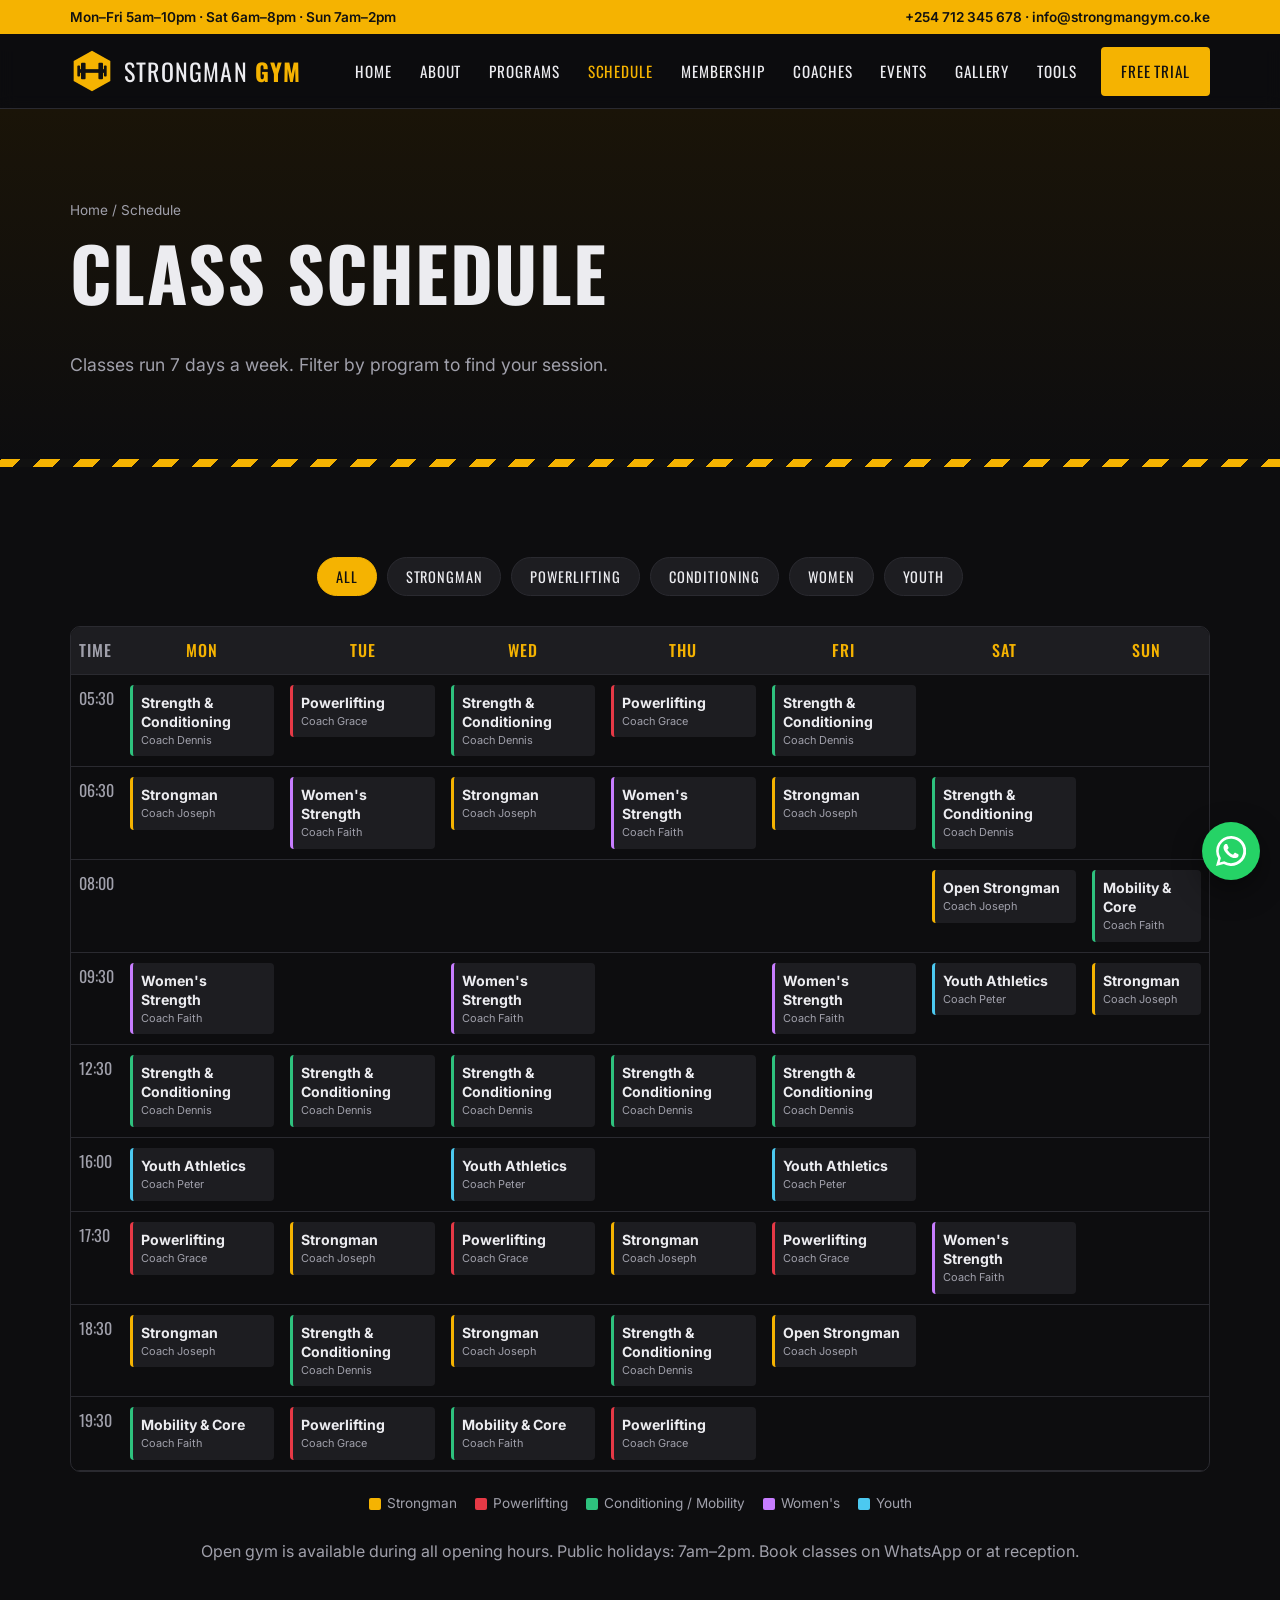
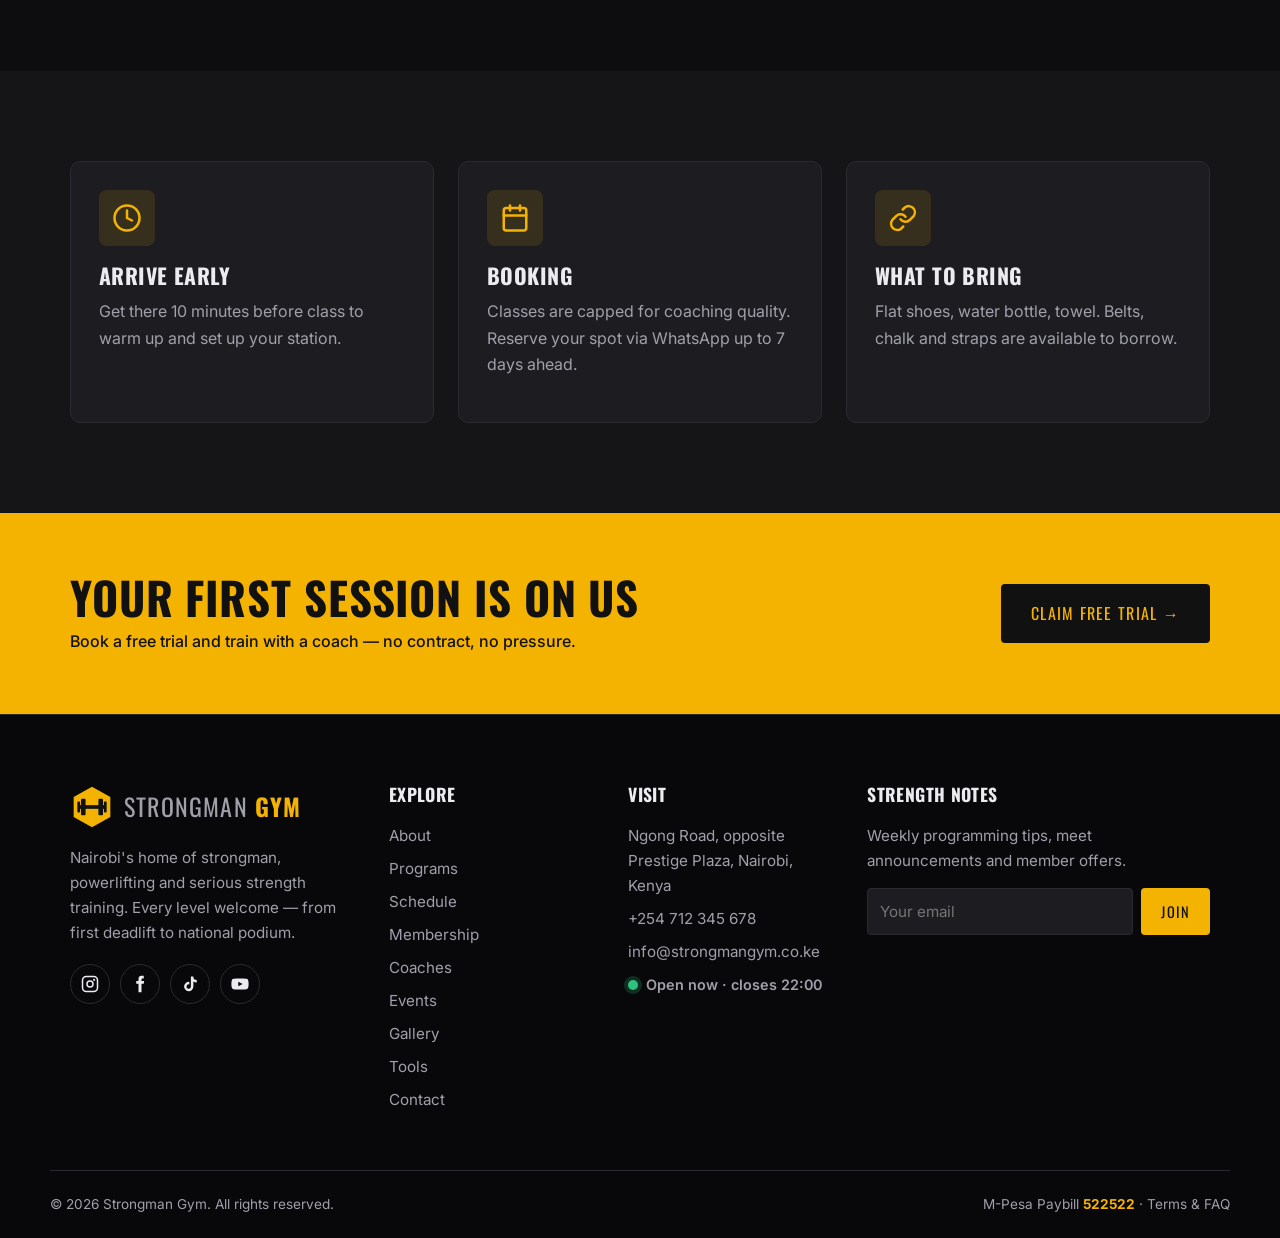
<file: schedule.html>
<!DOCTYPE html>
<html lang="en">
<head>
<meta charset="UTF-8">
<meta name="viewport" content="width=device-width, initial-scale=1">
<title>Class Schedule | Strongman Gym Nairobi</title>
<meta name="description" content="Weekly class timetable for strongman, powerlifting, conditioning, women's and youth classes at Strongman Gym.">
<meta name="theme-color" content="#0d0d0f">
<meta property="og:title" content="Class Schedule | Strongman Gym Nairobi">
<meta property="og:description" content="Weekly class timetable for strongman, powerlifting, conditioning, women's and youth classes at Strongman Gym.">
<link rel="icon" href="images/favicon.svg" type="image/svg+xml">
<link rel="preconnect" href="https://fonts.googleapis.com">
<link rel="preconnect" href="https://fonts.gstatic.com" crossorigin>
<link href="https://fonts.googleapis.com/css2?family=Inter:wght@400;500;600;700&family=Oswald:wght@500;700&display=swap" rel="stylesheet">
<link rel="stylesheet" href="css/style.css">
</head>
<body>
<a class="skip" href="#main">Skip to content</a>
<div class="topbar"><div class="container">
  <span>Mon–Fri 5am–10pm · Sat 6am–8pm · Sun 7am–2pm</span>
  <span><a data-cfg="phone" href="#">+254 712 345 678</a> · <a data-cfg="email" href="#">info@strongmangym.co.ke</a></span>
</div></div>
<header class="header">
  <nav class="container nav" aria-label="Main">
    <a class="logo" href="index.html" aria-label="Strongman Gym home"><svg viewBox="0 0 48 48" aria-hidden="true"><polygon points="24,2 44,13 44,35 24,46 4,35 4,13" fill="#f5b301"/><rect x="9" y="22" width="30" height="4" fill="#111"/><rect x="12" y="15" width="5" height="18" rx="1" fill="#111"/><rect x="31" y="15" width="5" height="18" rx="1" fill="#111"/><rect x="8" y="18" width="3" height="12" rx="1" fill="#111"/><rect x="37" y="18" width="3" height="12" rx="1" fill="#111"/></svg><span>Strongman <b>Gym</b></span></a>
    <button class="menu-toggle" aria-label="Open menu" aria-expanded="false" aria-controls="nav-links"><span></span><span></span><span></span></button>
    <ul class="nav-links" id="nav-links">
      <li><a href="index.html">Home</a></li><li><a href="about.html">About</a></li><li><a href="programs.html">Programs</a></li><li><a href="schedule.html">Schedule</a></li><li><a href="membership.html">Membership</a></li><li><a href="coaches.html">Coaches</a></li><li><a href="events.html">Events</a></li><li><a href="gallery.html">Gallery</a></li><li><a href="tools.html">Tools</a></li>
      <li><a class="btn" href="contact.html#join">Free Trial</a></li>
    </ul>
  </nav>
</header>
<main id="main">
<section class="page-hero"><div class="container">
  <div class="breadcrumb"><a href="index.html">Home</a> / Schedule</div>
  <h1>Class Schedule</h1>
  <p>Classes run 7 days a week. Filter by program to find your session.</p>
</div></section>
<section class="section"><div class="container">
  <div class="filters" data-target=".slot" role="group" aria-label="Filter classes">
    <button class="chip active" data-filter="all" aria-pressed="true">All</button>
    <button class="chip" data-filter="strongman" aria-pressed="false">Strongman</button>
    <button class="chip" data-filter="powerlifting" aria-pressed="false">Powerlifting</button>
    <button class="chip" data-filter="conditioning" aria-pressed="false">Conditioning</button>
    <button class="chip" data-filter="women" aria-pressed="false">Women</button>
    <button class="chip" data-filter="youth" aria-pressed="false">Youth</button>
  </div>
  <div class="table-wrap"><table class="schedule">
    <thead><tr><th>Time</th><th>Mon</th><th>Tue</th><th>Wed</th><th>Thu</th><th>Fri</th><th>Sat</th><th>Sun</th></tr></thead>
    <tbody><tr><td>05:30</td><td><span class="slot" data-type="conditioning"><b>Strength &amp; Conditioning</b><small>Coach Dennis</small></span></td><td><span class="slot" data-type="powerlifting"><b>Powerlifting</b><small>Coach Grace</small></span></td><td><span class="slot" data-type="conditioning"><b>Strength &amp; Conditioning</b><small>Coach Dennis</small></span></td><td><span class="slot" data-type="powerlifting"><b>Powerlifting</b><small>Coach Grace</small></span></td><td><span class="slot" data-type="conditioning"><b>Strength &amp; Conditioning</b><small>Coach Dennis</small></span></td><td></td><td></td></tr><tr><td>06:30</td><td><span class="slot" data-type="strongman"><b>Strongman</b><small>Coach Joseph</small></span></td><td><span class="slot" data-type="women"><b>Women's Strength</b><small>Coach Faith</small></span></td><td><span class="slot" data-type="strongman"><b>Strongman</b><small>Coach Joseph</small></span></td><td><span class="slot" data-type="women"><b>Women's Strength</b><small>Coach Faith</small></span></td><td><span class="slot" data-type="strongman"><b>Strongman</b><small>Coach Joseph</small></span></td><td><span class="slot" data-type="conditioning"><b>Strength &amp; Conditioning</b><small>Coach Dennis</small></span></td><td></td></tr><tr><td>08:00</td><td></td><td></td><td></td><td></td><td></td><td><span class="slot" data-type="strongman"><b>Open Strongman</b><small>Coach Joseph</small></span></td><td><span class="slot" data-type="conditioning"><b>Mobility &amp; Core</b><small>Coach Faith</small></span></td></tr><tr><td>09:30</td><td><span class="slot" data-type="women"><b>Women's Strength</b><small>Coach Faith</small></span></td><td></td><td><span class="slot" data-type="women"><b>Women's Strength</b><small>Coach Faith</small></span></td><td></td><td><span class="slot" data-type="women"><b>Women's Strength</b><small>Coach Faith</small></span></td><td><span class="slot" data-type="youth"><b>Youth Athletics</b><small>Coach Peter</small></span></td><td><span class="slot" data-type="strongman"><b>Strongman</b><small>Coach Joseph</small></span></td></tr><tr><td>12:30</td><td><span class="slot" data-type="conditioning"><b>Strength &amp; Conditioning</b><small>Coach Dennis</small></span></td><td><span class="slot" data-type="conditioning"><b>Strength &amp; Conditioning</b><small>Coach Dennis</small></span></td><td><span class="slot" data-type="conditioning"><b>Strength &amp; Conditioning</b><small>Coach Dennis</small></span></td><td><span class="slot" data-type="conditioning"><b>Strength &amp; Conditioning</b><small>Coach Dennis</small></span></td><td><span class="slot" data-type="conditioning"><b>Strength &amp; Conditioning</b><small>Coach Dennis</small></span></td><td></td><td></td></tr><tr><td>16:00</td><td><span class="slot" data-type="youth"><b>Youth Athletics</b><small>Coach Peter</small></span></td><td></td><td><span class="slot" data-type="youth"><b>Youth Athletics</b><small>Coach Peter</small></span></td><td></td><td><span class="slot" data-type="youth"><b>Youth Athletics</b><small>Coach Peter</small></span></td><td></td><td></td></tr><tr><td>17:30</td><td><span class="slot" data-type="powerlifting"><b>Powerlifting</b><small>Coach Grace</small></span></td><td><span class="slot" data-type="strongman"><b>Strongman</b><small>Coach Joseph</small></span></td><td><span class="slot" data-type="powerlifting"><b>Powerlifting</b><small>Coach Grace</small></span></td><td><span class="slot" data-type="strongman"><b>Strongman</b><small>Coach Joseph</small></span></td><td><span class="slot" data-type="powerlifting"><b>Powerlifting</b><small>Coach Grace</small></span></td><td><span class="slot" data-type="women"><b>Women's Strength</b><small>Coach Faith</small></span></td><td></td></tr><tr><td>18:30</td><td><span class="slot" data-type="strongman"><b>Strongman</b><small>Coach Joseph</small></span></td><td><span class="slot" data-type="conditioning"><b>Strength &amp; Conditioning</b><small>Coach Dennis</small></span></td><td><span class="slot" data-type="strongman"><b>Strongman</b><small>Coach Joseph</small></span></td><td><span class="slot" data-type="conditioning"><b>Strength &amp; Conditioning</b><small>Coach Dennis</small></span></td><td><span class="slot" data-type="strongman"><b>Open Strongman</b><small>Coach Joseph</small></span></td><td></td><td></td></tr><tr><td>19:30</td><td><span class="slot" data-type="conditioning"><b>Mobility &amp; Core</b><small>Coach Faith</small></span></td><td><span class="slot" data-type="powerlifting"><b>Powerlifting</b><small>Coach Grace</small></span></td><td><span class="slot" data-type="conditioning"><b>Mobility &amp; Core</b><small>Coach Faith</small></span></td><td><span class="slot" data-type="powerlifting"><b>Powerlifting</b><small>Coach Grace</small></span></td><td></td><td></td><td></td></tr></tbody>
  </table></div>
  <div class="legend">
    <span><i style="background:var(--primary)"></i>Strongman</span><span><i style="background:var(--accent)"></i>Powerlifting</span>
    <span><i style="background:var(--success)"></i>Conditioning / Mobility</span><span><i style="background:#c77dff"></i>Women's</span><span><i style="background:#4cc9f0"></i>Youth</span>
  </div>
  <p class="center muted" style="margin-top:24px">Open gym is available during all opening hours. Public holidays: 7am–2pm. Book classes on WhatsApp or at reception.</p>
</div></section>

<section class="section alt"><div class="container">
  <div class="grid grid-3">
    <div class="card reveal"><div class="icon"><svg viewBox="0 0 24 24" fill="none" stroke="currentColor" stroke-width="2" stroke-linecap="round"><circle cx="12" cy="12" r="10"/><path d="M12 6v6l4 2"/></svg></div><h3>Arrive Early</h3><p>Get there 10 minutes before class to warm up and set up your station.</p></div>
    <div class="card reveal"><div class="icon"><svg viewBox="0 0 24 24" fill="none" stroke="currentColor" stroke-width="2" stroke-linecap="round"><rect x="3" y="4" width="18" height="18" rx="2"/><path d="M16 2v4M8 2v4M3 10h18"/></svg></div><h3>Booking</h3><p>Classes are capped for coaching quality. Reserve your spot via WhatsApp up to 7 days ahead.</p></div>
    <div class="card reveal"><div class="icon"><svg viewBox="0 0 24 24" fill="none" stroke="currentColor" stroke-width="2" stroke-linecap="round"><path d="M10 13a5 5 0 0 0 7.5.5l3-3a5 5 0 0 0-7-7l-1.7 1.7"/><path d="M14 11a5 5 0 0 0-7.5-.5l-3 3a5 5 0 0 0 7 7l1.7-1.7"/></svg></div><h3>What To Bring</h3><p>Flat shoes, water bottle, towel. Belts, chalk and straps are available to borrow.</p></div>
  </div>
</div></section>
<section class="cta-band"><div class="container">
  <div><h2>Your first session is on us</h2><p>Book a free trial and train with a coach — no contract, no pressure.</p></div>
  <a class="btn" href="contact.html#join">Claim Free Trial →</a>
</div></section>
</main>
<footer class="footer">
  <div class="container footer-grid">
    <div>
      <a class="logo" href="index.html"><svg viewBox="0 0 48 48" aria-hidden="true"><polygon points="24,2 44,13 44,35 24,46 4,35 4,13" fill="#f5b301"/><rect x="9" y="22" width="30" height="4" fill="#111"/><rect x="12" y="15" width="5" height="18" rx="1" fill="#111"/><rect x="31" y="15" width="5" height="18" rx="1" fill="#111"/><rect x="8" y="18" width="3" height="12" rx="1" fill="#111"/><rect x="37" y="18" width="3" height="12" rx="1" fill="#111"/></svg><span>Strongman <b>Gym</b></span></a>
      <p style="margin-top:16px">Nairobi's home of strongman, powerlifting and serious strength training. Every level welcome — from first deadlift to national podium.</p>
      <div class="socials"><a data-cfg="social.instagram" href="#" aria-label="Instagram" target="_blank" rel="noopener"><svg viewBox="0 0 24 24" fill="none" stroke="currentColor" stroke-width="2"><rect x="2" y="2" width="20" height="20" rx="5"/><circle cx="12" cy="12" r="4"/><circle cx="17.5" cy="6.5" r=".5" fill="currentColor"/></svg></a><a data-cfg="social.facebook" href="#" aria-label="Facebook" target="_blank" rel="noopener"><svg viewBox="0 0 24 24" fill="currentColor"><path d="M14 8V6c0-1 .5-1.5 1.5-1.5H17V1h-3c-3 0-4 2-4 4.5V8H7v3.5h3V23h4V11.5h3l.5-3.5z"/></svg></a><a data-cfg="social.tiktok" href="#" aria-label="Tiktok" target="_blank" rel="noopener"><svg viewBox="0 0 24 24" fill="currentColor"><path d="M16.5 2h-3.3v13.4a2.9 2.9 0 1 1-2.1-2.8V9.2a6.2 6.2 0 1 0 5.4 6.2V8.6a7.6 7.6 0 0 0 4.5 1.4V6.7a4.5 4.5 0 0 1-4.5-4.7z"/></svg></a><a data-cfg="social.youtube" href="#" aria-label="Youtube" target="_blank" rel="noopener"><svg viewBox="0 0 24 24" fill="currentColor"><path d="M23 7.2a3 3 0 0 0-2.1-2.1C19 4.6 12 4.6 12 4.6s-7 0-8.9.5A3 3 0 0 0 1 7.2 31 31 0 0 0 .5 12 31 31 0 0 0 1 16.8a3 3 0 0 0 2.1 2.1c1.9.5 8.9.5 8.9.5s7 0 8.9-.5a3 3 0 0 0 2.1-2.1 31 31 0 0 0 .5-4.8 31 31 0 0 0-.5-4.8zM9.7 15.1V8.9l5.8 3.1z"/></svg></a></div>
    </div>
    <div>
      <h4>Explore</h4>
      <ul><li><a href="about.html">About</a></li><li><a href="programs.html">Programs</a></li><li><a href="schedule.html">Schedule</a></li><li><a href="membership.html">Membership</a></li><li><a href="coaches.html">Coaches</a></li><li><a href="events.html">Events</a></li><li><a href="gallery.html">Gallery</a></li><li><a href="tools.html">Tools</a></li><li><a href="contact.html">Contact</a></li></ul>
    </div>
    <div>
      <h4>Visit</h4>
      <ul>
        <li data-cfg="address">Ngong Road, Nairobi</li>
        <li><a data-cfg="phone" href="#">+254 712 345 678</a></li>
        <li><a data-cfg="email" href="#">info@strongmangym.co.ke</a></li>
        <li><span class="open-now" data-open-status>Open now</span></li>
      </ul>
    </div>
    <div>
      <h4>Strength Notes</h4>
      <p>Weekly programming tips, meet announcements and member offers.</p>
      <form class="newsletter" novalidate><label class="skip" for="nl-schedule">Email</label><input id="nl-schedule" type="email" placeholder="Your email" required><button class="btn small" type="submit">Join</button></form>
      <div class="msg" role="status"></div>
    </div>
  </div>
  <div class="container footer-bottom">
    <span>© <span class="year">2026</span> Strongman Gym. All rights reserved.</span>
    <span>M-Pesa Paybill <b class="yellow" data-cfg="mpesaPaybill">522522</b> · <a href="membership.html#faq">Terms &amp; FAQ</a></span>
  </div>
</footer>
<a class="whatsapp" data-wa href="#" target="_blank" rel="noopener" aria-label="Chat with us on WhatsApp"><svg viewBox="0 0 24 24" fill="currentColor"><path d="M17.5 14.4c-.3-.1-1.8-.9-2-1-.3-.1-.5-.1-.7.1-.2.3-.8 1-.9 1.2-.2.2-.3.2-.6.1-.3-.1-1.3-.5-2.4-1.5-.9-.8-1.5-1.8-1.7-2.1-.2-.3 0-.5.1-.6l.4-.5.3-.5c.1-.2 0-.4 0-.5l-.9-2.2c-.2-.6-.5-.5-.7-.5h-.6c-.2 0-.5.1-.8.4-.3.3-1 1-1 2.5s1.1 2.9 1.2 3.1c.1.2 2.1 3.2 5.1 4.5.7.3 1.3.5 1.7.6.7.2 1.4.2 1.9.1.6-.1 1.8-.7 2-1.4.2-.7.2-1.3.2-1.4-.1-.1-.3-.2-.6-.3zM12 21.8a9.8 9.8 0 0 1-5-1.4l-.4-.2-3.7 1 1-3.6-.2-.4A9.8 9.8 0 1 1 12 21.8zM12 0a12 12 0 0 0-10.3 18L0 24l6.2-1.6A12 12 0 1 0 12 0z"/></svg></a>
<button class="to-top" aria-label="Back to top">↑</button>
<script src="js/config.js"></script>
<script src="js/main.js"></script>
</body>
</html>
</file>
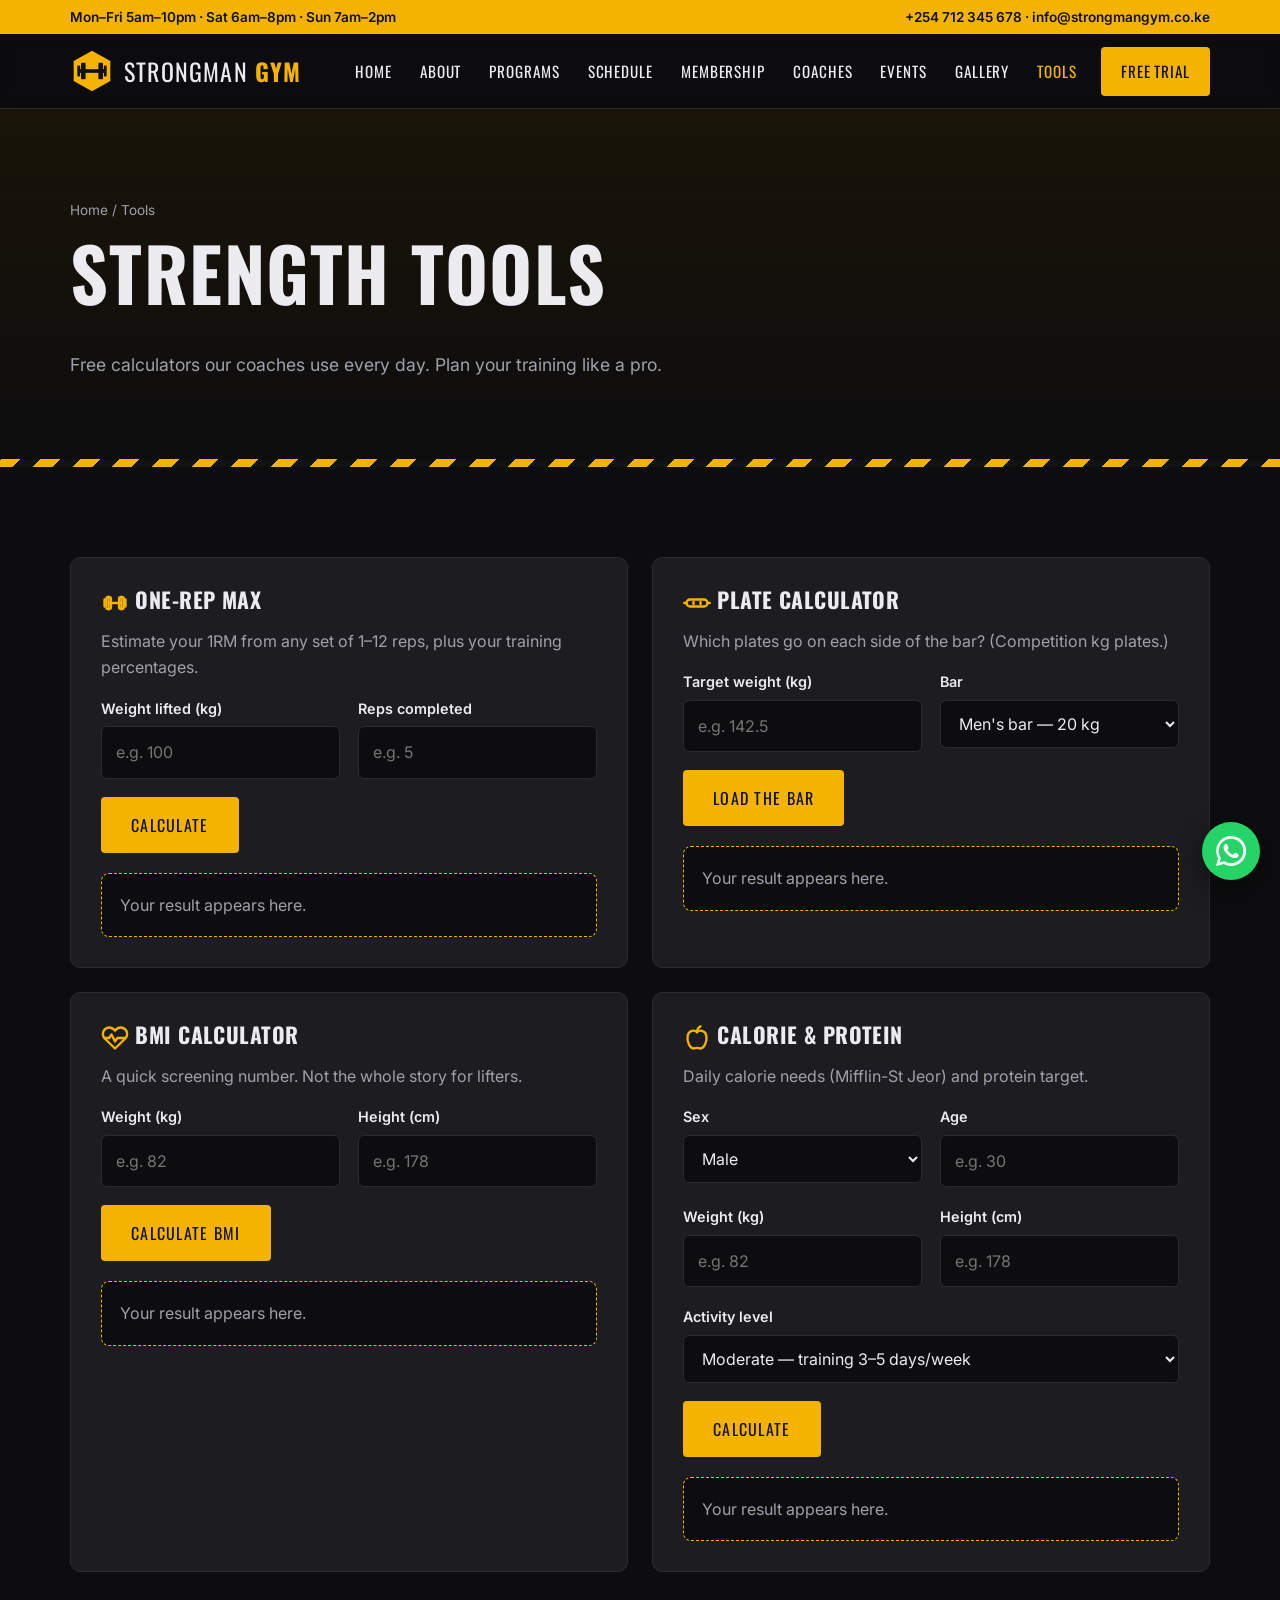
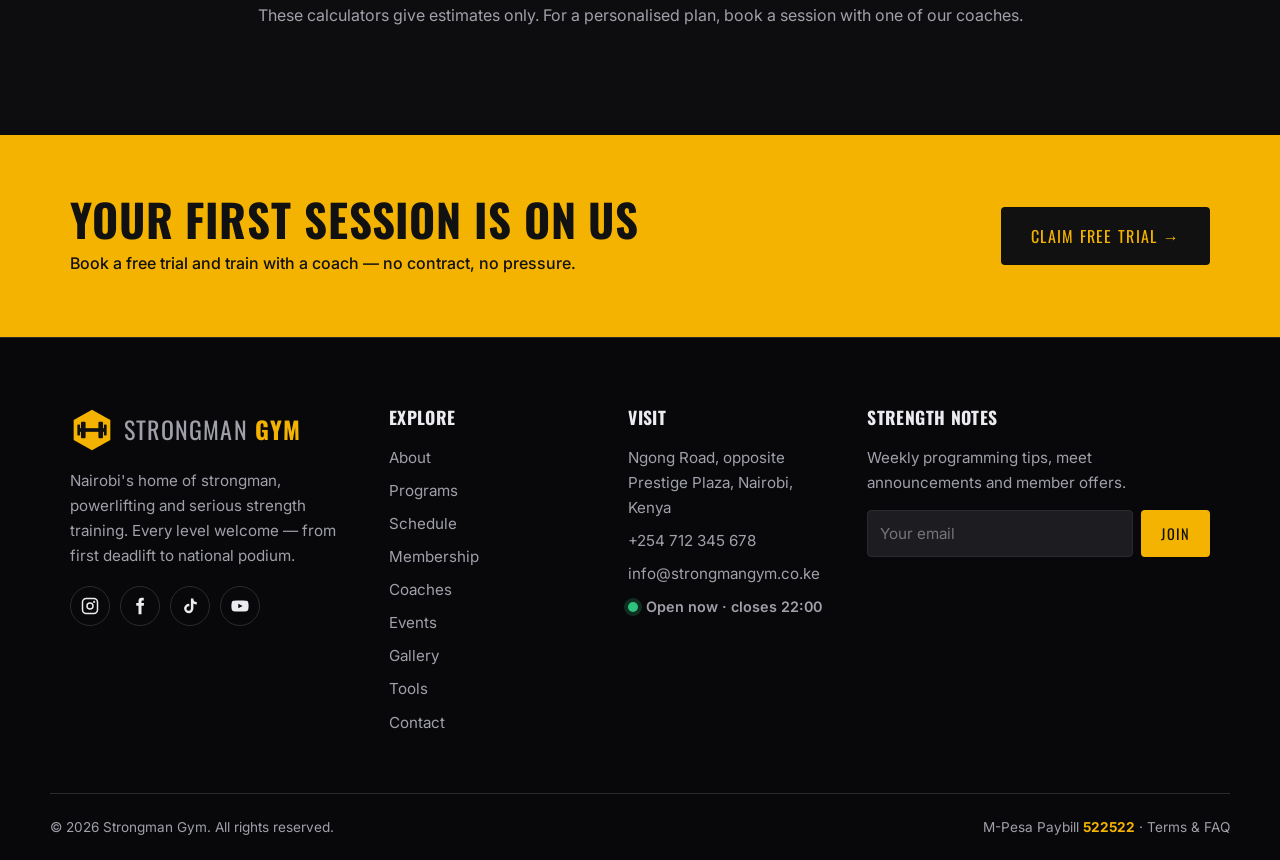
<file: tools.html>
<!DOCTYPE html>
<html lang="en">
<head>
<meta charset="UTF-8">
<meta name="viewport" content="width=device-width, initial-scale=1">
<title>Strength Calculators | Strongman Gym Nairobi</title>
<meta name="description" content="Free one-rep max calculator, barbell plate calculator, BMI and calorie calculators from Strongman Gym.">
<meta name="theme-color" content="#0d0d0f">
<meta property="og:title" content="Strength Calculators | Strongman Gym Nairobi">
<meta property="og:description" content="Free one-rep max calculator, barbell plate calculator, BMI and calorie calculators from Strongman Gym.">
<link rel="icon" href="images/favicon.svg" type="image/svg+xml">
<link rel="preconnect" href="https://fonts.googleapis.com">
<link rel="preconnect" href="https://fonts.gstatic.com" crossorigin>
<link href="https://fonts.googleapis.com/css2?family=Inter:wght@400;500;600;700&family=Oswald:wght@500;700&display=swap" rel="stylesheet">
<link rel="stylesheet" href="css/style.css">
</head>
<body>
<a class="skip" href="#main">Skip to content</a>
<div class="topbar"><div class="container">
  <span>Mon–Fri 5am–10pm · Sat 6am–8pm · Sun 7am–2pm</span>
  <span><a data-cfg="phone" href="#">+254 712 345 678</a> · <a data-cfg="email" href="#">info@strongmangym.co.ke</a></span>
</div></div>
<header class="header">
  <nav class="container nav" aria-label="Main">
    <a class="logo" href="index.html" aria-label="Strongman Gym home"><svg viewBox="0 0 48 48" aria-hidden="true"><polygon points="24,2 44,13 44,35 24,46 4,35 4,13" fill="#f5b301"/><rect x="9" y="22" width="30" height="4" fill="#111"/><rect x="12" y="15" width="5" height="18" rx="1" fill="#111"/><rect x="31" y="15" width="5" height="18" rx="1" fill="#111"/><rect x="8" y="18" width="3" height="12" rx="1" fill="#111"/><rect x="37" y="18" width="3" height="12" rx="1" fill="#111"/></svg><span>Strongman <b>Gym</b></span></a>
    <button class="menu-toggle" aria-label="Open menu" aria-expanded="false" aria-controls="nav-links"><span></span><span></span><span></span></button>
    <ul class="nav-links" id="nav-links">
      <li><a href="index.html">Home</a></li><li><a href="about.html">About</a></li><li><a href="programs.html">Programs</a></li><li><a href="schedule.html">Schedule</a></li><li><a href="membership.html">Membership</a></li><li><a href="coaches.html">Coaches</a></li><li><a href="events.html">Events</a></li><li><a href="gallery.html">Gallery</a></li><li><a href="tools.html">Tools</a></li>
      <li><a class="btn" href="contact.html#join">Free Trial</a></li>
    </ul>
  </nav>
</header>
<main id="main">
<section class="page-hero"><div class="container">
  <div class="breadcrumb"><a href="index.html">Home</a> / Tools</div>
  <h1>Strength Tools</h1>
  <p>Free calculators our coaches use every day. Plan your training like a pro.</p>
</div></section>
<section class="section"><div class="container"><div class="grid grid-2">
  <div class="tool reveal">
    <h3><svg style="width:28px;vertical-align:middle;color:#f5b301" viewBox="0 0 24 24" fill="none" stroke="currentColor" stroke-width="2" stroke-linecap="round" stroke-linejoin="round"><path d="M6.5 6.5v11M17.5 6.5v11M3 9v6M21 9v6M6.5 12h11"/><rect x="4.5" y="7" width="4" height="10" rx="1" fill="none"/><rect x="15.5" y="7" width="4" height="10" rx="1"/></svg> One-Rep Max</h3>
    <p class="muted">Estimate your 1RM from any set of 1–12 reps, plus your training percentages.</p>
    <form id="rm-form"><div class="form-row">
      <div class="field"><label for="rm-weight">Weight lifted (kg)</label><input id="rm-weight" type="number" min="1" step="0.5" placeholder="e.g. 100"></div>
      <div class="field"><label for="rm-reps">Reps completed</label><input id="rm-reps" type="number" min="1" max="12" placeholder="e.g. 5"></div>
    </div><button class="btn" type="submit">Calculate</button></form>
    <div class="result" id="rm-result" aria-live="polite"><span class="muted">Your result appears here.</span></div>
  </div>
  <div class="tool reveal">
    <h3><svg style="width:28px;vertical-align:middle;color:#f5b301" viewBox="0 0 24 24" fill="none" stroke="currentColor" stroke-width="2" stroke-linecap="round"><rect x="3" y="9" width="18" height="6" rx="3"/><path d="M9 11v2M15 11v2M1 12h2M21 12h2"/></svg> Plate Calculator</h3>
    <p class="muted">Which plates go on each side of the bar? (Competition kg plates.)</p>
    <form id="plate-form"><div class="form-row">
      <div class="field"><label for="plate-target">Target weight (kg)</label><input id="plate-target" type="number" min="0" step="2.5" placeholder="e.g. 142.5"></div>
      <div class="field"><label for="plate-bar">Bar</label><select id="plate-bar"><option value="20">Men's bar — 20 kg</option><option value="15">Women's bar — 15 kg</option><option value="25">Squat bar — 25 kg</option><option value="10">Technique bar — 10 kg</option></select></div>
    </div><button class="btn" type="submit">Load The Bar</button></form>
    <div class="result" id="plate-result" aria-live="polite"><span class="muted">Your result appears here.</span></div>
  </div>
  <div class="tool reveal">
    <h3><svg style="width:28px;vertical-align:middle;color:#f5b301" viewBox="0 0 24 24" fill="none" stroke="currentColor" stroke-width="2" stroke-linecap="round" stroke-linejoin="round"><path d="M20.8 4.6a5.5 5.5 0 0 0-7.8 0L12 5.7l-1-1.1a5.5 5.5 0 0 0-7.8 7.8L12 21l8.8-8.6a5.5 5.5 0 0 0 0-7.8z"/><path d="M3 12h4l2-3 3 6 2-3h7"/></svg> BMI Calculator</h3>
    <p class="muted">A quick screening number. Not the whole story for lifters.</p>
    <form id="bmi-form"><div class="form-row">
      <div class="field"><label for="bmi-weight">Weight (kg)</label><input id="bmi-weight" type="number" min="1" step="0.1" placeholder="e.g. 82"></div>
      <div class="field"><label for="bmi-height">Height (cm)</label><input id="bmi-height" type="number" min="50" placeholder="e.g. 178"></div>
    </div><button class="btn" type="submit">Calculate BMI</button></form>
    <div class="result" id="bmi-result" aria-live="polite"><span class="muted">Your result appears here.</span></div>
  </div>
  <div class="tool reveal">
    <h3><svg style="width:28px;vertical-align:middle;color:#f5b301" viewBox="0 0 24 24" fill="none" stroke="currentColor" stroke-width="2" stroke-linecap="round"><path d="M12 7c-2-2-7-2-8 3s2 11 5 11c1.2 0 2-.6 3-.6s1.8.6 3 .6c3 0 6-6 5-11s-6-5-8-3z"/><path d="M12 7c0-2 1-4 3-5"/></svg> Calorie &amp; Protein</h3>
    <p class="muted">Daily calorie needs (Mifflin-St Jeor) and protein target.</p>
    <form id="tdee-form"><div class="form-row">
      <div class="field"><label for="tdee-sex">Sex</label><select id="tdee-sex"><option value="male">Male</option><option value="female">Female</option></select></div>
      <div class="field"><label for="tdee-age">Age</label><input id="tdee-age" type="number" min="12" max="100" placeholder="e.g. 30"></div>
    </div><div class="form-row">
      <div class="field"><label for="tdee-weight">Weight (kg)</label><input id="tdee-weight" type="number" min="1" step="0.1" placeholder="e.g. 82"></div>
      <div class="field"><label for="tdee-height">Height (cm)</label><input id="tdee-height" type="number" min="50" placeholder="e.g. 178"></div>
    </div>
    <div class="field"><label for="tdee-activity">Activity level</label><select id="tdee-activity">
      <option value="1.375">Light — training 1–3 days/week</option><option value="1.55" selected>Moderate — training 3–5 days/week</option>
      <option value="1.725">Hard — training 6–7 days/week</option><option value="1.9">Athlete — twice a day / physical job</option></select></div>
    <button class="btn" type="submit">Calculate</button></form>
    <div class="result" id="tdee-result" aria-live="polite"><span class="muted">Your result appears here.</span></div>
  </div>
</div>
<p class="center muted" style="margin-top:30px">These calculators give estimates only. For a personalised plan, book a session with one of our coaches.</p>
</div></section>
<section class="cta-band"><div class="container">
  <div><h2>Your first session is on us</h2><p>Book a free trial and train with a coach — no contract, no pressure.</p></div>
  <a class="btn" href="contact.html#join">Claim Free Trial →</a>
</div></section>
</main>
<footer class="footer">
  <div class="container footer-grid">
    <div>
      <a class="logo" href="index.html"><svg viewBox="0 0 48 48" aria-hidden="true"><polygon points="24,2 44,13 44,35 24,46 4,35 4,13" fill="#f5b301"/><rect x="9" y="22" width="30" height="4" fill="#111"/><rect x="12" y="15" width="5" height="18" rx="1" fill="#111"/><rect x="31" y="15" width="5" height="18" rx="1" fill="#111"/><rect x="8" y="18" width="3" height="12" rx="1" fill="#111"/><rect x="37" y="18" width="3" height="12" rx="1" fill="#111"/></svg><span>Strongman <b>Gym</b></span></a>
      <p style="margin-top:16px">Nairobi's home of strongman, powerlifting and serious strength training. Every level welcome — from first deadlift to national podium.</p>
      <div class="socials"><a data-cfg="social.instagram" href="#" aria-label="Instagram" target="_blank" rel="noopener"><svg viewBox="0 0 24 24" fill="none" stroke="currentColor" stroke-width="2"><rect x="2" y="2" width="20" height="20" rx="5"/><circle cx="12" cy="12" r="4"/><circle cx="17.5" cy="6.5" r=".5" fill="currentColor"/></svg></a><a data-cfg="social.facebook" href="#" aria-label="Facebook" target="_blank" rel="noopener"><svg viewBox="0 0 24 24" fill="currentColor"><path d="M14 8V6c0-1 .5-1.5 1.5-1.5H17V1h-3c-3 0-4 2-4 4.5V8H7v3.5h3V23h4V11.5h3l.5-3.5z"/></svg></a><a data-cfg="social.tiktok" href="#" aria-label="Tiktok" target="_blank" rel="noopener"><svg viewBox="0 0 24 24" fill="currentColor"><path d="M16.5 2h-3.3v13.4a2.9 2.9 0 1 1-2.1-2.8V9.2a6.2 6.2 0 1 0 5.4 6.2V8.6a7.6 7.6 0 0 0 4.5 1.4V6.7a4.5 4.5 0 0 1-4.5-4.7z"/></svg></a><a data-cfg="social.youtube" href="#" aria-label="Youtube" target="_blank" rel="noopener"><svg viewBox="0 0 24 24" fill="currentColor"><path d="M23 7.2a3 3 0 0 0-2.1-2.1C19 4.6 12 4.6 12 4.6s-7 0-8.9.5A3 3 0 0 0 1 7.2 31 31 0 0 0 .5 12 31 31 0 0 0 1 16.8a3 3 0 0 0 2.1 2.1c1.9.5 8.9.5 8.9.5s7 0 8.9-.5a3 3 0 0 0 2.1-2.1 31 31 0 0 0 .5-4.8 31 31 0 0 0-.5-4.8zM9.7 15.1V8.9l5.8 3.1z"/></svg></a></div>
    </div>
    <div>
      <h4>Explore</h4>
      <ul><li><a href="about.html">About</a></li><li><a href="programs.html">Programs</a></li><li><a href="schedule.html">Schedule</a></li><li><a href="membership.html">Membership</a></li><li><a href="coaches.html">Coaches</a></li><li><a href="events.html">Events</a></li><li><a href="gallery.html">Gallery</a></li><li><a href="tools.html">Tools</a></li><li><a href="contact.html">Contact</a></li></ul>
    </div>
    <div>
      <h4>Visit</h4>
      <ul>
        <li data-cfg="address">Ngong Road, Nairobi</li>
        <li><a data-cfg="phone" href="#">+254 712 345 678</a></li>
        <li><a data-cfg="email" href="#">info@strongmangym.co.ke</a></li>
        <li><span class="open-now" data-open-status>Open now</span></li>
      </ul>
    </div>
    <div>
      <h4>Strength Notes</h4>
      <p>Weekly programming tips, meet announcements and member offers.</p>
      <form class="newsletter" novalidate><label class="skip" for="nl-tools">Email</label><input id="nl-tools" type="email" placeholder="Your email" required><button class="btn small" type="submit">Join</button></form>
      <div class="msg" role="status"></div>
    </div>
  </div>
  <div class="container footer-bottom">
    <span>© <span class="year">2026</span> Strongman Gym. All rights reserved.</span>
    <span>M-Pesa Paybill <b class="yellow" data-cfg="mpesaPaybill">522522</b> · <a href="membership.html#faq">Terms &amp; FAQ</a></span>
  </div>
</footer>
<a class="whatsapp" data-wa href="#" target="_blank" rel="noopener" aria-label="Chat with us on WhatsApp"><svg viewBox="0 0 24 24" fill="currentColor"><path d="M17.5 14.4c-.3-.1-1.8-.9-2-1-.3-.1-.5-.1-.7.1-.2.3-.8 1-.9 1.2-.2.2-.3.2-.6.1-.3-.1-1.3-.5-2.4-1.5-.9-.8-1.5-1.8-1.7-2.1-.2-.3 0-.5.1-.6l.4-.5.3-.5c.1-.2 0-.4 0-.5l-.9-2.2c-.2-.6-.5-.5-.7-.5h-.6c-.2 0-.5.1-.8.4-.3.3-1 1-1 2.5s1.1 2.9 1.2 3.1c.1.2 2.1 3.2 5.1 4.5.7.3 1.3.5 1.7.6.7.2 1.4.2 1.9.1.6-.1 1.8-.7 2-1.4.2-.7.2-1.3.2-1.4-.1-.1-.3-.2-.6-.3zM12 21.8a9.8 9.8 0 0 1-5-1.4l-.4-.2-3.7 1 1-3.6-.2-.4A9.8 9.8 0 1 1 12 21.8zM12 0a12 12 0 0 0-10.3 18L0 24l6.2-1.6A12 12 0 1 0 12 0z"/></svg></a>
<button class="to-top" aria-label="Back to top">↑</button>
<script src="js/config.js"></script>
<script src="js/main.js"></script>
</body>
</html>
</file>
<file: css/style.css>
/* ==========================================================
   STRONGMAN GYM — main stylesheet
   Change brand colours here.
   ========================================================== */
:root {
  --bg: #0d0d0f;
  --bg-2: #151518;
  --bg-3: #1d1d21;
  --line: #2a2a30;
  --text: #ececf0;
  --muted: #a0a0ab;
  --primary: #f5b301;      /* hazard yellow */
  --primary-dark: #c98f00;
  --accent: #e63946;       /* iron red */
  --success: #2ec27e;
  --radius: 10px;
  --shadow: 0 10px 30px rgba(0,0,0,.45);
  --max: 1180px;
  --head: "Oswald", "Arial Narrow", Impact, sans-serif;
  --body: "Inter", system-ui, -apple-system, "Segoe UI", Roboto, sans-serif;
}

*,*::before,*::after { box-sizing: border-box; }
html { scroll-behavior: smooth; overflow-x: clip; }
body {
  margin: 0; background: var(--bg); color: var(--text);
  font-family: var(--body); font-size: 16px; line-height: 1.65;
  -webkit-font-smoothing: antialiased;
}
img { max-width: 100%; display: block; }
a { color: var(--primary); text-decoration: none; }
a:hover { text-decoration: underline; }
h1,h2,h3,h4 { font-family: var(--head); text-transform: uppercase; letter-spacing: .02em; line-height: 1.1; margin: 0 0 .5em; }
h1 { font-size: clamp(2.4rem, 6vw, 4.6rem); }
h2 { font-size: clamp(1.9rem, 4vw, 2.8rem); }
h3 { font-size: 1.35rem; }
p { margin: 0 0 1em; }
.container { width: 100%; max-width: var(--max); margin: 0 auto; padding: 0 20px; }
.section { padding: 90px 0; }
.section.alt { background: var(--bg-2); }
.center { text-align: center; }
.muted { color: var(--muted); }
.yellow { color: var(--primary); }
.skip { position: absolute; left: -999px; top: 0; background: var(--primary); color: #000; padding: 8px 14px; z-index: 999; }
.skip:focus { left: 10px; }

.eyebrow { display: inline-block; font-family: var(--head); text-transform: uppercase; letter-spacing: .2em; font-size: .85rem; color: var(--primary); margin-bottom: .6em; }
.eyebrow::before { content: ""; display: inline-block; width: 28px; height: 3px; background: var(--primary); vertical-align: middle; margin-right: 10px; }
.section-head { max-width: 720px; margin: 0 auto 50px; text-align: center; }
.section-head p { color: var(--muted); }

/* Buttons */
.btn { display: inline-flex; align-items: center; gap: 8px; font-family: var(--head); text-transform: uppercase; letter-spacing: .08em; font-size: 1rem; padding: 14px 28px; border-radius: 4px; border: 2px solid var(--primary); background: var(--primary); color: #111; cursor: pointer; transition: .2s; text-decoration: none !important; }
.btn:hover { background: var(--primary-dark); border-color: var(--primary-dark); transform: translateY(-2px); }
.btn.ghost { background: transparent; color: var(--text); border-color: var(--text); }
.btn.ghost:hover { background: var(--text); color: #111; }
.btn.red { background: var(--accent); border-color: var(--accent); color: #fff; }
.btn.small { padding: 9px 18px; font-size: .9rem; }
.btn.block { width: 100%; justify-content: center; }

/* Top bar & header */
.topbar { background: var(--primary); color: #111; font-size: .85rem; font-weight: 600; }
.topbar .container { display: flex; justify-content: space-between; gap: 12px; padding-top: 6px; padding-bottom: 6px; flex-wrap: wrap; }
.topbar a { color: #111; }
.header { position: sticky; top: 0; z-index: 100; background: rgba(13,13,15,.92); backdrop-filter: blur(8px); border-bottom: 1px solid var(--line); transition: .2s; }
.header.scrolled { box-shadow: var(--shadow); }
.nav { display: flex; align-items: center; justify-content: space-between; height: 74px; }
.logo { display: flex; align-items: center; gap: 10px; color: var(--text); font-family: var(--head); font-size: 1.5rem; text-transform: uppercase; letter-spacing: .05em; text-decoration: none !important; }
.logo svg { width: 44px; height: 44px; flex: none; }
.logo b { color: var(--primary); font-weight: 700; }
.nav-links { display: flex; align-items: center; gap: 4px; list-style: none; margin: 0; padding: 0; }
.nav-links a { display: block; color: var(--text); font-family: var(--head); text-transform: uppercase; letter-spacing: .06em; font-size: .95rem; padding: 8px 12px; border-radius: 4px; text-decoration: none; }
.nav-links a:hover, .nav-links a.active { color: var(--primary); }
.nav-links .btn { color: #111; margin-left: 8px; padding: 10px 18px; }
.nav-links .btn:hover { color: #111; }
.menu-toggle { display: none; background: none; border: 0; color: var(--text); cursor: pointer; padding: 8px; }
.menu-toggle span { display: block; width: 26px; height: 3px; background: currentColor; margin: 5px 0; transition: .25s; }
.menu-toggle[aria-expanded="true"] span:nth-child(1) { transform: translateY(8px) rotate(45deg); }
.menu-toggle[aria-expanded="true"] span:nth-child(2) { opacity: 0; }
.menu-toggle[aria-expanded="true"] span:nth-child(3) { transform: translateY(-8px) rotate(-45deg); }

@media (max-width: 960px) {
  .menu-toggle { display: block; }
  .nav-links { position: absolute; top: 100%; left: 0; right: 0; height: calc(100vh - 74px); height: calc(100dvh - 74px); flex-direction: column; align-items: stretch; background: var(--bg); padding: 20px; gap: 0; opacity: 0; visibility: hidden; transform: translateY(-12px); transition: opacity .25s, transform .25s, visibility .25s; overflow-y: auto; }
  .nav-links.open { opacity: 1; visibility: visible; transform: none; }
  .nav-links a { padding: 14px 10px; border-bottom: 1px solid var(--line); font-size: 1.15rem; }
  .nav-links .btn { margin: 16px 0 0; justify-content: center; }
  body.menu-open { overflow: hidden; }
  .topbar span:first-child { display: none; }
  .topbar .container { justify-content: center; }
}

/* Hero */
.hero { position: relative; min-height: 88vh; display: flex; align-items: center; overflow: hidden;
  background:
    linear-gradient(100deg, rgba(13,13,15,.96) 0%, rgba(13,13,15,.8) 45%, rgba(13,13,15,.35) 100%),
    var(--hero-img, radial-gradient(circle at 75% 40%, #3a2a00 0%, #1a1408 35%, #0d0d0f 70%));
  background-size: cover; background-position: center; }
.hero::after { content: ""; position: absolute; inset: auto 0 0 0; height: 14px; background: repeating-linear-gradient(-45deg, var(--primary) 0 18px, #111 18px 36px); }
.hero .container { position: relative; z-index: 2; padding-top: 60px; padding-bottom: 80px; }
.hero-content { max-width: 680px; }
.hero h1 span { color: var(--primary); display: block; }
.hero p.lead { font-size: 1.2rem; color: #cfcfd6; max-width: 560px; }
.hero-actions { display: flex; gap: 14px; flex-wrap: wrap; margin-top: 28px; }
.hero-art { position: absolute; right: -40px; top: 50%; transform: translateY(-50%); width: min(52vw, 640px); opacity: .9; z-index: 1; pointer-events: none; }
@media (max-width: 860px) { .hero-art { opacity: .18; right: -120px; width: 120vw; } }

.page-hero { padding: 90px 0 70px; background: linear-gradient(180deg, #1a1408, var(--bg)); border-bottom: 1px solid var(--line); position: relative; }
.page-hero::after { content: ""; position: absolute; left: 0; right: 0; bottom: -1px; height: 8px; background: repeating-linear-gradient(-45deg, var(--primary) 0 14px, #111 14px 28px); }
.page-hero p { color: var(--muted); max-width: 640px; font-size: 1.1rem; }
.breadcrumb { font-size: .85rem; color: var(--muted); margin-bottom: 10px; }
.breadcrumb a { color: var(--muted); }

/* Stats */
.stats { display: grid; grid-template-columns: repeat(4, 1fr); gap: 1px; background: var(--line); border: 1px solid var(--line); border-radius: var(--radius); overflow: hidden; }
.stat { background: var(--bg-2); padding: 32px 20px; text-align: center; }
.stat .num { font-family: var(--head); font-size: 2.8rem; color: var(--primary); line-height: 1; }
.stat .label { color: var(--muted); text-transform: uppercase; font-size: .8rem; letter-spacing: .12em; margin-top: 8px; }
@media (max-width: 700px) { .stats { grid-template-columns: repeat(2, 1fr); } }

/* Grids & cards */
.grid { display: grid; gap: 24px; }
.grid-2 { grid-template-columns: repeat(2, 1fr); }
.grid-3 { grid-template-columns: repeat(3, 1fr); }
.grid-4 { grid-template-columns: repeat(4, 1fr); }
@media (max-width: 960px) { .grid-3, .grid-4 { grid-template-columns: repeat(2, 1fr); } }
@media (max-width: 640px) { .grid-2, .grid-3, .grid-4 { grid-template-columns: 1fr; } }

.card { background: var(--bg-3); border: 1px solid var(--line); border-radius: var(--radius); padding: 28px; transition: .25s; position: relative; }
.card:hover { border-color: var(--primary); transform: translateY(-4px); }
.card .icon { width: 56px; height: 56px; display: grid; place-items: center; border-radius: 8px; background: rgba(245,179,1,.12); color: var(--primary); margin-bottom: 18px; }
.card .icon svg { width: 30px; height: 30px; }
.card p { color: var(--muted); }
.card ul { color: var(--muted); padding-left: 18px; margin: 0 0 1em; }
.card .more { font-family: var(--head); text-transform: uppercase; letter-spacing: .08em; font-size: .9rem; }
.tag { display: inline-block; font-size: .72rem; font-weight: 700; text-transform: uppercase; letter-spacing: .1em; padding: 3px 10px; border-radius: 20px; background: rgba(245,179,1,.15); color: var(--primary); margin-bottom: 10px; }
.tag.red { background: rgba(230,57,70,.15); color: var(--accent); }
.tag.green { background: rgba(46,194,126,.15); color: var(--success); }

/* Split */
.split { display: grid; grid-template-columns: 1fr 1fr; gap: 60px; align-items: center; }
@media (max-width: 860px) { .split { grid-template-columns: 1fr; gap: 36px; } }
.split > *, .grid > *, .form-row > * { min-width: 0; }
.check-list { list-style: none; padding: 0; margin: 0 0 1.5em; }
.check-list li { padding-left: 32px; position: relative; margin-bottom: 12px; }
.check-list li::before { content: ""; position: absolute; left: 0; top: 4px; width: 20px; height: 20px; border-radius: 50%; background: var(--primary) url("data:image/svg+xml,%3Csvg xmlns='http://www.w3.org/2000/svg' viewBox='0 0 24 24' fill='none' stroke='%23111' stroke-width='3.5'%3E%3Cpath d='M5 12l5 5 9-10'/%3E%3C/svg%3E") center/13px no-repeat; }

/* Visual "photo" panels (CSS art placeholders — swap for real photos) */
.visual { position: relative; border-radius: var(--radius); overflow: hidden; aspect-ratio: 4/3; background: linear-gradient(135deg, #2a2210, #111 70%); border: 1px solid var(--line); display: grid; place-items: center; }
.visual img { width: 100%; height: 100%; object-fit: cover; }
.visual svg { width: 70%; opacity: .95; }
.visual .badge { position: absolute; left: 20px; bottom: 20px; background: var(--primary); color: #111; font-family: var(--head); text-transform: uppercase; padding: 10px 16px; border-radius: 4px; line-height: 1.2; }
.visual .badge strong { font-size: 2rem; display: block; }

/* Program cards */
.program { overflow: hidden; padding: 0; display: flex; flex-direction: column; }
.program .program-top { height: 150px; display: grid; place-items: center; background: linear-gradient(135deg, #2a2210, #141416); border-bottom: 3px solid var(--primary); }
.program .program-top svg { width: 84px; height: 84px; color: var(--primary); }
.program .program-body { padding: 26px; flex: 1; display: flex; flex-direction: column; }
.program .meta { display: flex; gap: 16px; flex-wrap: wrap; font-size: .85rem; color: var(--muted); margin-bottom: 14px; }
.program .meta span::before { content: "■ "; color: var(--primary); }
.program .program-body .btn { margin-top: auto; align-self: flex-start; }

/* Coaches */
.coach { text-align: center; padding: 0; overflow: hidden; }
.coach .avatar { aspect-ratio: 1; display: grid; place-items: center; font-family: var(--head); font-size: 4rem; color: #111; background: linear-gradient(135deg, var(--primary), #ff7b00); }
.coach .avatar img { width: 100%; height: 100%; object-fit: cover; }
.coach .coach-body { padding: 22px; }
.coach .role { color: var(--primary); font-family: var(--head); text-transform: uppercase; letter-spacing: .08em; font-size: .9rem; }
.coach .creds { font-size: .88rem; color: var(--muted); margin-top: 10px; }
.coach .prs { display: flex; justify-content: center; gap: 14px; margin-top: 12px; font-size: .8rem; }
.coach .prs div { background: var(--bg); border: 1px solid var(--line); border-radius: 6px; padding: 6px 10px; }
.coach .prs b { display: block; color: var(--primary); font-family: var(--head); font-size: 1.05rem; }

/* Testimonials */
.testimonials { position: relative; max-width: 820px; margin: 0 auto; }
.testimonial { display: none; text-align: center; }
.testimonial.active { display: block; animation: fade .5s; }
.testimonial blockquote { font-size: 1.3rem; font-style: italic; margin: 0 0 20px; color: #ddd; }
.testimonial blockquote::before { content: "\201C"; display: block; font-size: 5rem; line-height: .6; color: var(--primary); font-family: Georgia, serif; font-style: normal; }
.testimonial cite { font-style: normal; font-family: var(--head); text-transform: uppercase; letter-spacing: .08em; color: var(--primary); }
.testimonial .result { display: block; font-size: .85rem; color: var(--muted); margin-top: 4px; }
.dots { display: flex; justify-content: center; gap: 10px; margin-top: 26px; }
.dots button { width: 12px; height: 12px; border-radius: 50%; border: 0; background: var(--line); cursor: pointer; padding: 0; }
.dots button.active { background: var(--primary); }
@keyframes fade { from { opacity: 0; transform: translateY(10px); } to { opacity: 1; transform: none; } }

/* CTA band */
.cta-band { background: var(--primary); color: #111; padding: 60px 0; position: relative; overflow: hidden; }
.cta-band .container { display: flex; align-items: center; justify-content: space-between; gap: 24px; flex-wrap: wrap; }
.cta-band h2 { margin: 0; }
.cta-band p { margin: 6px 0 0; font-weight: 500; }
.cta-band .btn { background: #111; border-color: #111; color: var(--primary); }
.cta-band .btn:hover { background: #000; }

/* Pricing */
.billing-toggle { display: flex; justify-content: center; align-items: center; gap: 14px; margin-bottom: 40px; font-family: var(--head); text-transform: uppercase; letter-spacing: .06em; }
.switch { position: relative; width: 60px; height: 32px; background: var(--bg-3); border: 1px solid var(--line); border-radius: 20px; cursor: pointer; }
.switch::after { content: ""; position: absolute; top: 3px; left: 4px; width: 24px; height: 24px; border-radius: 50%; background: var(--primary); transition: .25s; }
.switch[aria-checked="true"]::after { left: 30px; }
.save { background: var(--accent); color: #fff; font-size: .72rem; padding: 3px 8px; border-radius: 20px; }
.plan { display: flex; flex-direction: column; padding: 34px 28px; }
.plan.featured { border: 2px solid var(--primary); background: linear-gradient(180deg, #221b08, var(--bg-3)); }
.plan .ribbon { position: absolute; top: -14px; left: 50%; transform: translateX(-50%); background: var(--primary); color: #111; font-family: var(--head); text-transform: uppercase; letter-spacing: .1em; font-size: .8rem; padding: 4px 14px; border-radius: 20px; white-space: nowrap; }
.plan .price { font-family: var(--head); font-size: 3rem; color: var(--text); line-height: 1; margin: 12px 0 4px; }
.plan .price small { font-size: 1rem; color: var(--muted); }
.plan .price .cur { font-size: 1.2rem; vertical-align: top; color: var(--primary); margin-right: 4px; }
.plan .billed { font-size: .85rem; color: var(--muted); min-height: 1.4em; }
.plan ul { list-style: none; padding: 0; margin: 22px 0 28px; flex: 1; }
.plan li { padding: 8px 0 8px 28px; border-bottom: 1px dashed var(--line); position: relative; color: var(--text); }
.plan li::before { content: "✓"; position: absolute; left: 0; color: var(--primary); font-weight: 700; }
.plan li.no { color: #666; }
.plan li.no::before { content: "✕"; color: #555; }

/* Tables */
.table-wrap { overflow-x: auto; border: 1px solid var(--line); border-radius: var(--radius); }
table { width: 100%; border-collapse: collapse; min-width: 640px; }
th, td { padding: 14px 16px; text-align: left; border-bottom: 1px solid var(--line); }
th { background: var(--bg-3); font-family: var(--head); text-transform: uppercase; letter-spacing: .06em; font-weight: 500; color: var(--primary); }
tbody tr:hover { background: rgba(255,255,255,.02); }
td.yes { color: var(--success); font-weight: 700; }
td.no { color: #666; }

/* Schedule */
.filters { display: flex; flex-wrap: wrap; gap: 10px; justify-content: center; margin-bottom: 30px; }
.chip { background: var(--bg-3); border: 1px solid var(--line); color: var(--text); padding: 8px 18px; border-radius: 30px; cursor: pointer; font-family: var(--head); text-transform: uppercase; letter-spacing: .06em; font-size: .9rem; }
.chip:hover { border-color: var(--primary); }
.chip.active { background: var(--primary); color: #111; border-color: var(--primary); }
.schedule { min-width: 900px; }
.schedule td, .schedule th { text-align: center; vertical-align: top; padding: 10px 8px; }
.schedule td:first-child, .schedule th:first-child { text-align: left; font-family: var(--head); color: var(--muted); white-space: nowrap; }
.slot { display: block; background: var(--bg-3); border-left: 3px solid var(--primary); border-radius: 4px; padding: 8px; font-size: .82rem; text-align: left; line-height: 1.35; transition: opacity .2s; }
.slot b { display: block; font-size: .88rem; }
.slot small { color: var(--muted); }
.slot[data-type="strongman"] { border-color: var(--primary); }
.slot[data-type="powerlifting"] { border-color: var(--accent); }
.slot[data-type="conditioning"] { border-color: var(--success); }
.slot[data-type="women"] { border-color: #c77dff; }
.slot[data-type="youth"] { border-color: #4cc9f0; }
.slot.dim { opacity: .12; }
.legend { display: flex; flex-wrap: wrap; gap: 18px; justify-content: center; margin-top: 20px; font-size: .85rem; color: var(--muted); }
.legend i { display: inline-block; width: 12px; height: 12px; border-radius: 2px; margin-right: 6px; vertical-align: middle; }

/* Events */
.event { display: grid; grid-template-columns: 110px 1fr auto; gap: 24px; align-items: center; }
.event .date { background: var(--primary); color: #111; text-align: center; border-radius: 8px; padding: 12px 6px; font-family: var(--head); text-transform: uppercase; line-height: 1.1; }
.event .date strong { display: block; font-size: 2.2rem; }
.event h3 { margin-bottom: 6px; }
.event p { margin: 0; }
@media (max-width: 700px) { .event { grid-template-columns: 80px 1fr; } .event .btn { grid-column: 1 / -1; justify-self: start; } }
.countdown { display: flex; gap: 14px; justify-content: center; flex-wrap: wrap; margin-top: 20px; }
.countdown div { background: var(--bg); border: 1px solid var(--line); border-radius: 8px; min-width: 86px; padding: 14px 10px; text-align: center; }
.countdown b { display: block; font-family: var(--head); font-size: 2.4rem; color: var(--primary); line-height: 1; }
.countdown span { font-size: .75rem; text-transform: uppercase; letter-spacing: .12em; color: var(--muted); }
.record-table td:nth-child(3) { font-family: var(--head); color: var(--primary); font-size: 1.1rem; }

/* Tools */
.tool { background: var(--bg-3); border: 1px solid var(--line); border-radius: var(--radius); padding: 30px; }
.tool .result { margin-top: 20px; background: var(--bg); border: 1px dashed var(--primary); border-radius: 8px; padding: 18px; min-height: 64px; }
.tool .result .big { font-family: var(--head); font-size: 2.4rem; color: var(--primary); line-height: 1; }
.pct-table { width: 100%; min-width: 0; margin-top: 14px; font-size: .9rem; }
.pct-table td, .pct-table th { padding: 6px 10px; }
.plates { display: flex; align-items: center; gap: 3px; margin-top: 14px; min-height: 120px; }
.plates .bar { height: 12px; width: 70px; background: #999; border-radius: 2px; }
.plates .sleeve { height: 18px; width: 18px; background: #bbb; }
.plates .plate { width: 16px; border-radius: 3px; display: grid; place-items: center; font-size: .6rem; font-weight: 700; color: #fff; writing-mode: vertical-rl; }
.p25 { height: 110px; background: #d62828; } .p20 { height: 110px; background: #1d4ed8; } .p15 { height: 100px; background: #eab308; color: #111 !important; }
.p10 { height: 90px; background: #15803d; } .p5 { height: 70px; background: #e5e5e5; color: #111 !important; } .p2-5 { height: 58px; background: #333; } .p1-25 { height: 48px; background: #888; }

/* Forms */
.form { background: var(--bg-3); border: 1px solid var(--line); border-radius: var(--radius); padding: 32px; }
.form-row { display: grid; grid-template-columns: 1fr 1fr; gap: 18px; }
@media (max-width: 600px) { .form-row { grid-template-columns: 1fr; } }
.field { margin-bottom: 18px; }
.field label { display: block; font-weight: 600; font-size: .9rem; margin-bottom: 6px; }
.field input, .field select, .field textarea { width: 100%; background: var(--bg); color: var(--text); border: 1px solid var(--line); border-radius: 6px; padding: 12px 14px; font: inherit; }
.field input:focus, .field select:focus, .field textarea:focus { outline: none; border-color: var(--primary); box-shadow: 0 0 0 3px rgba(245,179,1,.2); }
.field.invalid input, .field.invalid select, .field.invalid textarea { border-color: var(--accent); }
.field .error { display: none; color: var(--accent); font-size: .82rem; margin-top: 4px; }
.field.invalid .error { display: block; }
.checkbox { display: flex; gap: 10px; align-items: flex-start; font-size: .9rem; color: var(--muted); }
.checkbox input { width: auto; margin-top: 4px; accent-color: var(--primary); }
.form-success { display: none; background: rgba(46,194,126,.1); border: 1px solid var(--success); color: var(--text); padding: 18px; border-radius: 8px; margin-top: 16px; }
.form-success.show { display: block; animation: fade .4s; }
.radio-cards { display: grid; grid-template-columns: repeat(3, 1fr); gap: 10px; }
.radio-cards label { border: 1px solid var(--line); border-radius: 8px; padding: 12px; text-align: center; cursor: pointer; font-weight: 600; font-size: .9rem; background: var(--bg); }
.radio-cards label { position: relative; }
.field .radio-cards input { position: absolute; opacity: 0; width: 1px; height: 1px; left: 0; top: 0; }
.radio-cards input:checked + span { color: var(--primary); }
.radio-cards label:has(input:checked) { border-color: var(--primary); background: rgba(245,179,1,.08); }
.radio-cards input:focus-visible + span { outline: 2px solid var(--primary); outline-offset: 4px; }
@media (max-width: 600px) { .radio-cards { grid-template-columns: 1fr; } }

/* Contact */
.info-list { list-style: none; padding: 0; margin: 0; }
.info-list li { display: flex; gap: 16px; padding: 16px 0; border-bottom: 1px solid var(--line); }
.info-list .icon { flex: none; width: 46px; height: 46px; display: grid; place-items: center; background: rgba(245,179,1,.12); color: var(--primary); border-radius: 8px; }
.info-list .icon svg { width: 22px; height: 22px; }
.info-list strong { display: block; font-family: var(--head); text-transform: uppercase; letter-spacing: .06em; }
.hours { width: 100%; min-width: 0; }
.hours td { padding: 10px 0; }
.hours td:last-child { text-align: right; color: var(--primary); font-weight: 600; }
.hours tr.today td { color: var(--text); font-weight: 700; }
.hours tr.today td:first-child::after { content: " (today)"; color: var(--primary); font-weight: 400; font-size: .85rem; }
.open-now { display: inline-flex; align-items: center; gap: 8px; font-weight: 600; font-size: .9rem; }
.open-now::before { content: ""; width: 10px; height: 10px; border-radius: 50%; background: var(--success); box-shadow: 0 0 0 4px rgba(46,194,126,.2); }
.open-now.closed::before { background: var(--accent); box-shadow: 0 0 0 4px rgba(230,57,70,.2); }
.map { border: 0; width: 100%; height: 380px; border-radius: var(--radius); filter: grayscale(1) invert(.92) contrast(.9); }

/* FAQ */
.faq { max-width: 820px; margin: 0 auto; }
.faq-item { border: 1px solid var(--line); border-radius: 8px; margin-bottom: 12px; background: var(--bg-3); overflow: hidden; }
.faq-q { width: 100%; text-align: left; background: none; border: 0; color: var(--text); font: inherit; font-weight: 600; padding: 18px 54px 18px 20px; cursor: pointer; position: relative; }
.faq-q::after { content: "+"; position: absolute; right: 20px; top: 50%; transform: translateY(-50%); font-size: 1.6rem; color: var(--primary); transition: .2s; }
.faq-q[aria-expanded="true"]::after { transform: translateY(-50%) rotate(45deg); }
.faq-a { max-height: 0; overflow: hidden; transition: max-height .3s ease; }
.faq-a > div { padding: 0 20px 18px; color: var(--muted); }

/* Gallery */
.gallery { display: grid; grid-template-columns: repeat(auto-fill, minmax(240px, 1fr)); gap: 14px; }
.g-item { position: relative; aspect-ratio: 1; border-radius: 8px; overflow: hidden; cursor: zoom-in; background: linear-gradient(135deg, #2a2210, #111); border: 1px solid var(--line); display: grid; place-items: center; padding: 0; color: inherit; font: inherit; }
.g-item:nth-child(3n+2) { background: linear-gradient(135deg, #2b0f12, #111); }
.g-item:nth-child(3n) { background: linear-gradient(135deg, #10251b, #111); }
.g-item svg { width: 45%; color: var(--primary); opacity: .9; transition: .3s; }
.g-item img { width: 100%; height: 100%; object-fit: cover; transition: .3s; }
.g-item:hover svg, .g-item:hover img { transform: scale(1.08); }
.g-item .cap { position: absolute; left: 0; right: 0; bottom: 0; padding: 30px 14px 12px; background: linear-gradient(transparent, rgba(0,0,0,.85)); font-family: var(--head); text-transform: uppercase; letter-spacing: .05em; text-align: left; font-size: .95rem; }
.g-item.hide { display: none; }
.lightbox { position: fixed; inset: 0; background: rgba(0,0,0,.92); z-index: 500; display: none; align-items: center; justify-content: center; padding: 20px; }
.lightbox.open { display: flex; }
.lightbox .lb-inner { max-width: 900px; width: 100%; text-align: center; }
.lightbox .lb-stage { aspect-ratio: 16/10; border-radius: 8px; overflow: hidden; display: grid; place-items: center; background: linear-gradient(135deg, #2a2210, #111); }
.lightbox .lb-stage svg { width: 30%; color: var(--primary); }
.lightbox .lb-stage img { width: 100%; height: 100%; object-fit: contain; }
.lightbox .lb-cap { margin-top: 14px; font-family: var(--head); text-transform: uppercase; letter-spacing: .06em; }
.lightbox button { position: absolute; background: rgba(255,255,255,.08); border: 0; color: #fff; width: 52px; height: 52px; border-radius: 50%; font-size: 1.6rem; cursor: pointer; }
.lightbox button:hover { background: var(--primary); color: #111; }
.lb-close { top: 20px; right: 20px; } .lb-prev { left: 20px; top: 50%; } .lb-next { right: 20px; top: 50%; }

/* Marquee */
.marquee { background: #111; border-top: 1px solid var(--line); border-bottom: 1px solid var(--line); overflow: hidden; white-space: nowrap; padding: 18px 0; }
.marquee-track { display: inline-block; animation: marquee 30s linear infinite; font-family: var(--head); text-transform: uppercase; font-size: 1.6rem; letter-spacing: .06em; }
.marquee-track span { margin: 0 26px; }
.marquee-track span:nth-child(even) { color: var(--primary); }
@keyframes marquee { from { transform: translateX(0); } to { transform: translateX(-50%); } }

/* Footer */
.footer { background: #08080a; border-top: 1px solid var(--line); padding: 70px 0 0; color: var(--muted); font-size: .95rem; }
.footer-grid { display: grid; grid-template-columns: 1.4fr 1fr 1fr 1.3fr; gap: 40px; }
@media (max-width: 860px) { .footer-grid { grid-template-columns: 1fr 1fr; } }
@media (max-width: 520px) { .footer-grid { grid-template-columns: 1fr; } }
.footer h4 { color: var(--text); font-size: 1.1rem; margin-bottom: 18px; }
.footer ul { list-style: none; padding: 0; margin: 0; }
.footer li { margin-bottom: 8px; }
.footer a { color: var(--muted); }
.footer a:hover { color: var(--primary); }
.socials { display: flex; gap: 10px; margin-top: 18px; }
.socials a { width: 40px; height: 40px; display: grid; place-items: center; border: 1px solid var(--line); border-radius: 50%; color: var(--text); }
.socials a:hover { background: var(--primary); color: #111; border-color: var(--primary); text-decoration: none; }
.socials svg { width: 18px; height: 18px; }
.newsletter { display: flex; gap: 8px; margin-top: 12px; }
.newsletter input { flex: 1; min-width: 0; background: var(--bg-3); border: 1px solid var(--line); color: var(--text); border-radius: 4px; padding: 10px 12px; font: inherit; }
.newsletter .msg { font-size: .85rem; color: var(--success); margin-top: 8px; }
.footer-bottom { border-top: 1px solid var(--line); margin-top: 50px; padding: 22px 0; display: flex; justify-content: space-between; flex-wrap: wrap; gap: 10px; font-size: .85rem; }

/* Floating buttons */
.whatsapp { position: fixed; right: 20px; bottom: 20px; width: 58px; height: 58px; border-radius: 50%; background: #25d366; color: #fff; display: grid; place-items: center; box-shadow: var(--shadow); z-index: 200; transition: .2s; }
.whatsapp:hover { transform: scale(1.08); }
.whatsapp svg { width: 30px; height: 30px; }
.to-top { position: fixed; right: 26px; bottom: 92px; width: 46px; height: 46px; border-radius: 50%; border: 1px solid var(--line); background: var(--bg-3); color: var(--primary); font-size: 1.3rem; cursor: pointer; opacity: 0; pointer-events: none; transition: .25s; z-index: 200; }
.to-top.show { opacity: 1; pointer-events: auto; }

/* Reveal */
.reveal { opacity: 0; transform: translateY(26px); transition: opacity .7s, transform .7s; }
.reveal.in { opacity: 1; transform: none; }
@media (prefers-reduced-motion: reduce) {
  html { scroll-behavior: auto; }
  .reveal { opacity: 1; transform: none; transition: none; }
  .marquee-track { animation: none; }
  * { transition: none !important; animation: none !important; }
}

/* Print */
@media print {
  .header, .topbar, .footer, .whatsapp, .to-top, .cta-band, .hero-art { display: none !important; }
  body { background: #fff; color: #000; }
  .section { padding: 20px 0; }
}
</file>
